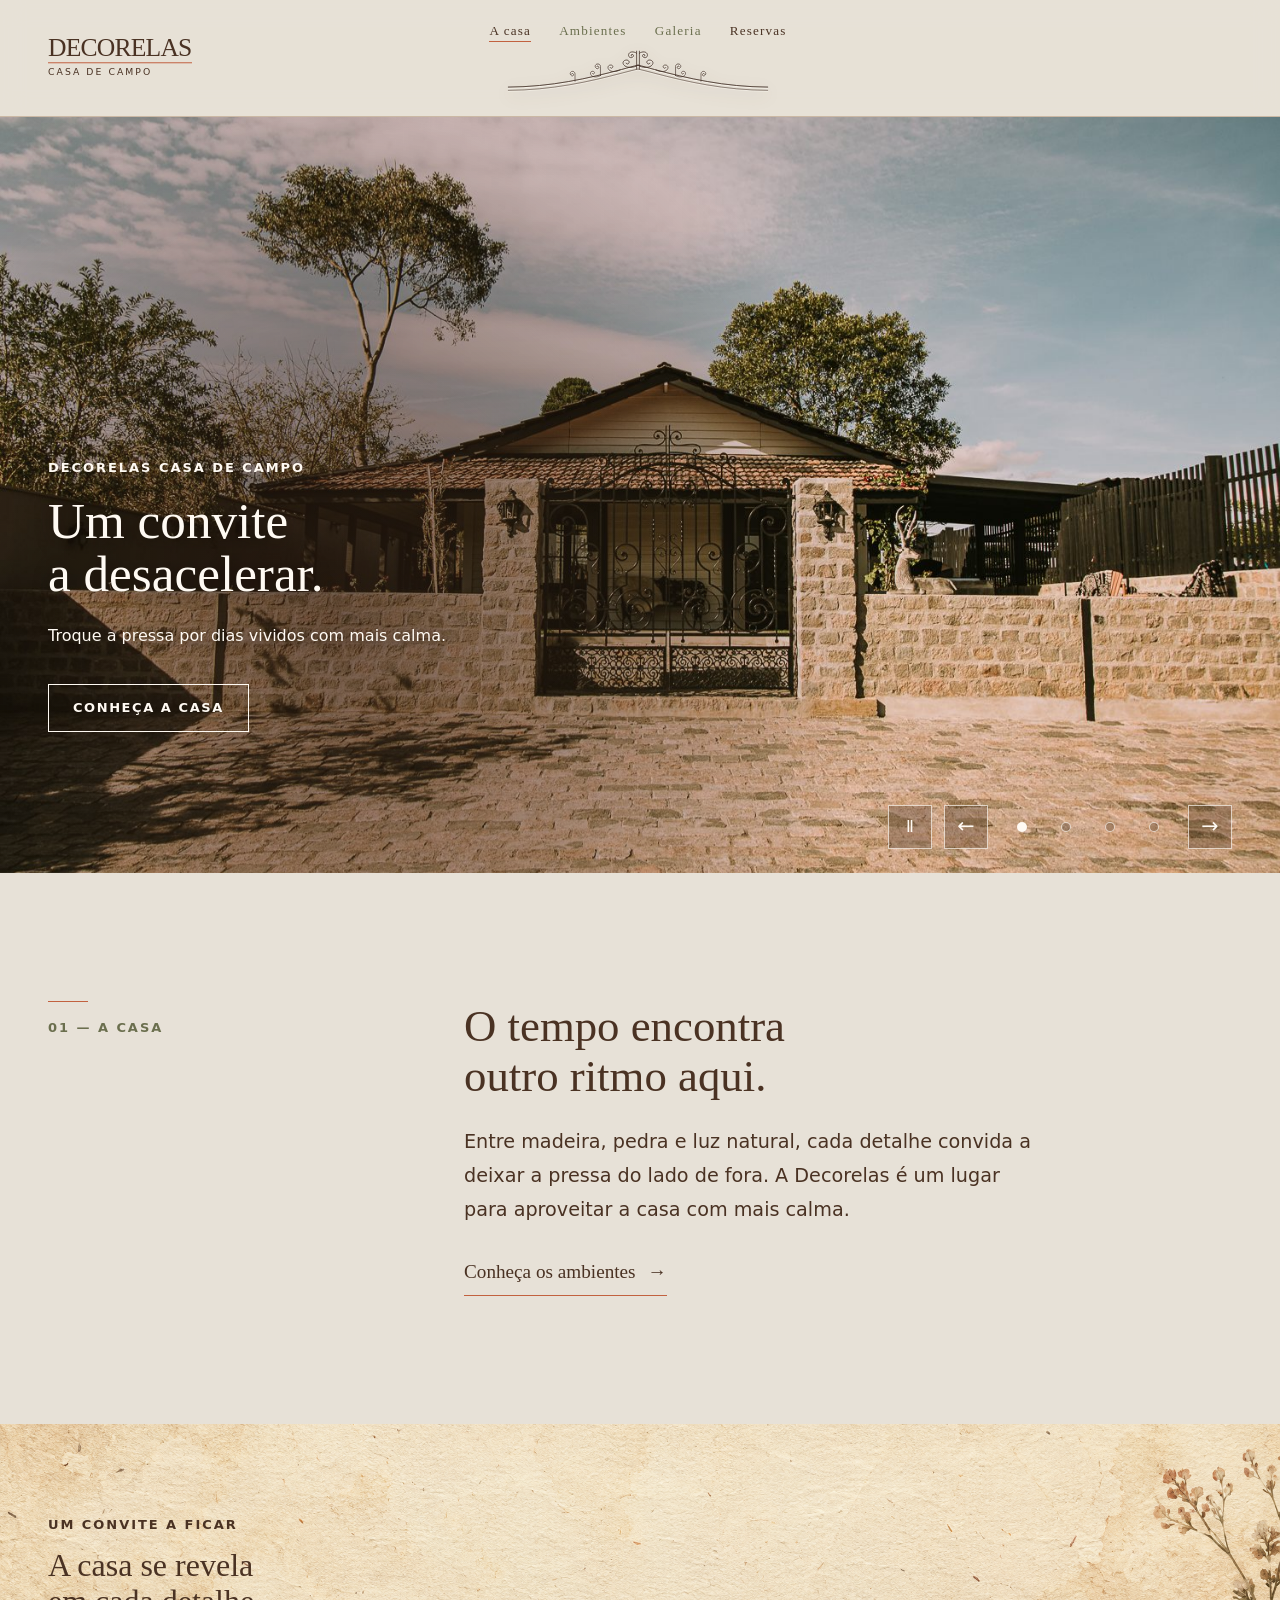
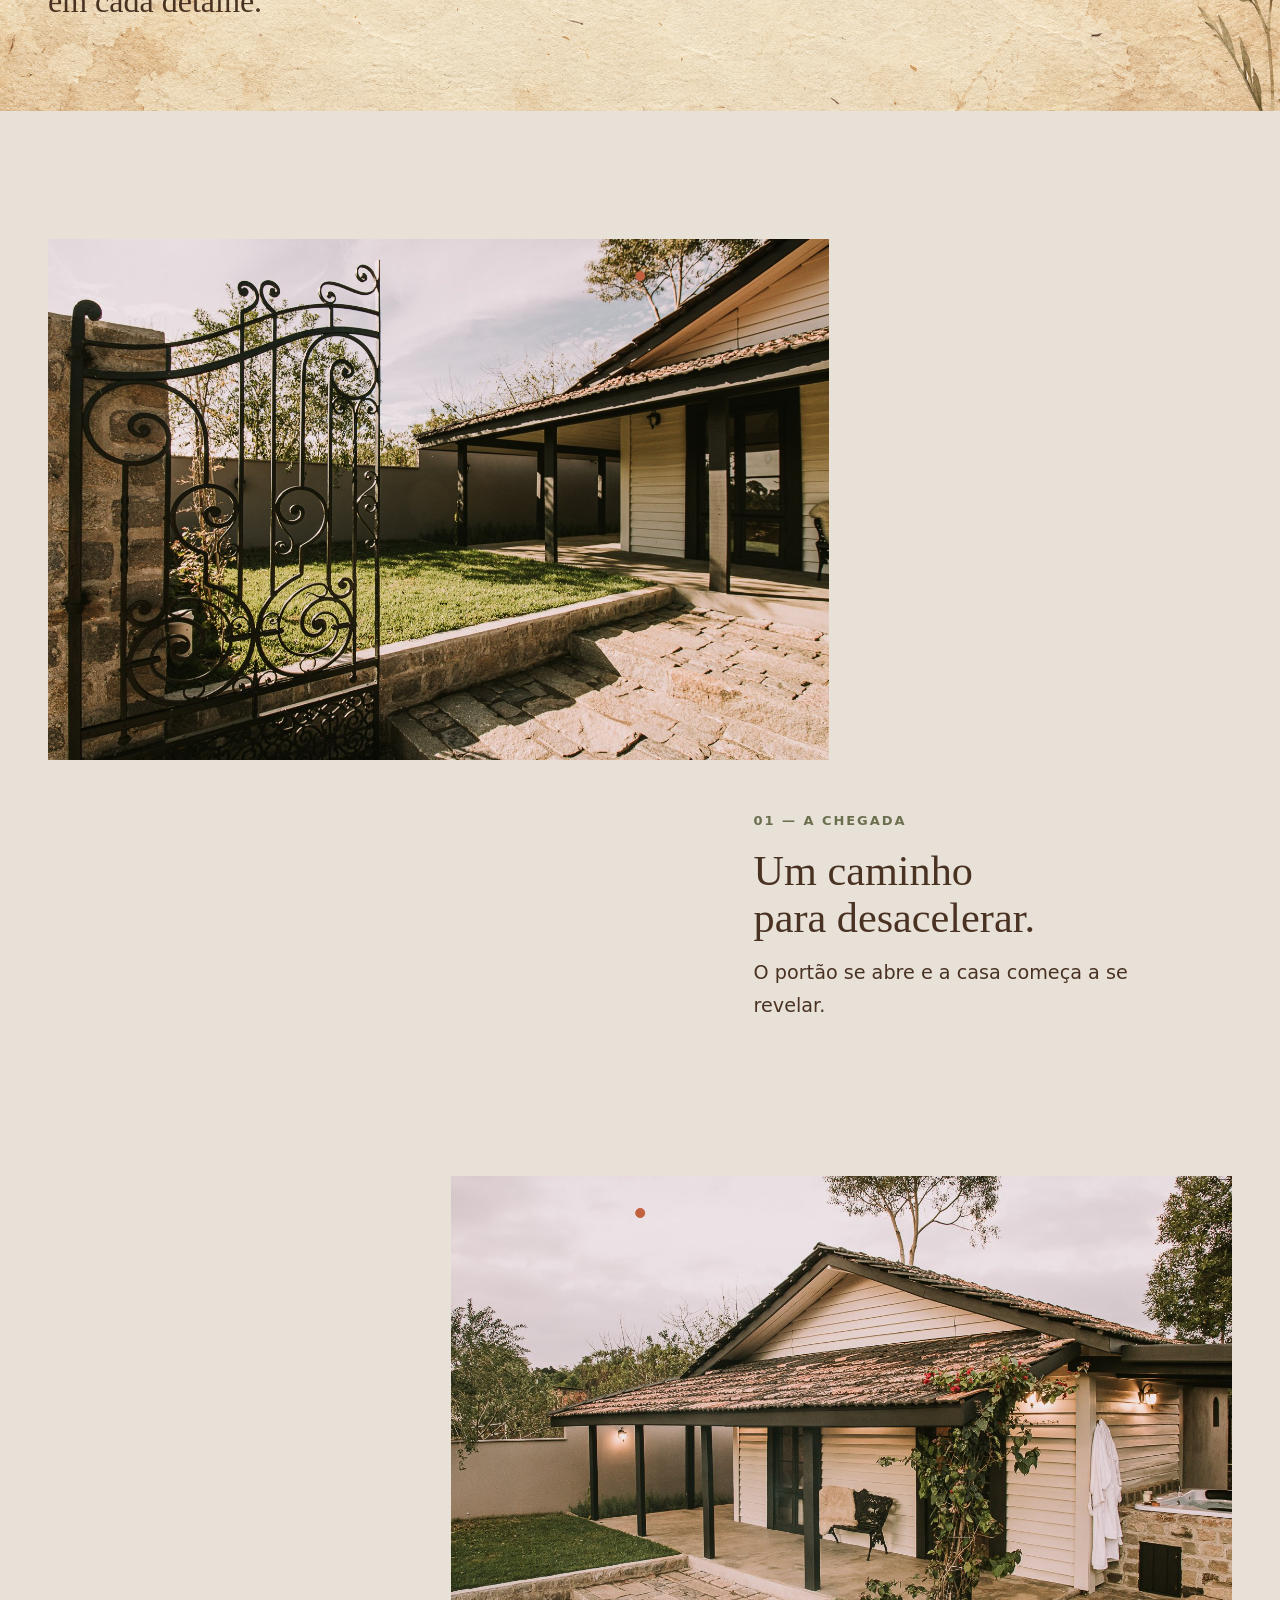
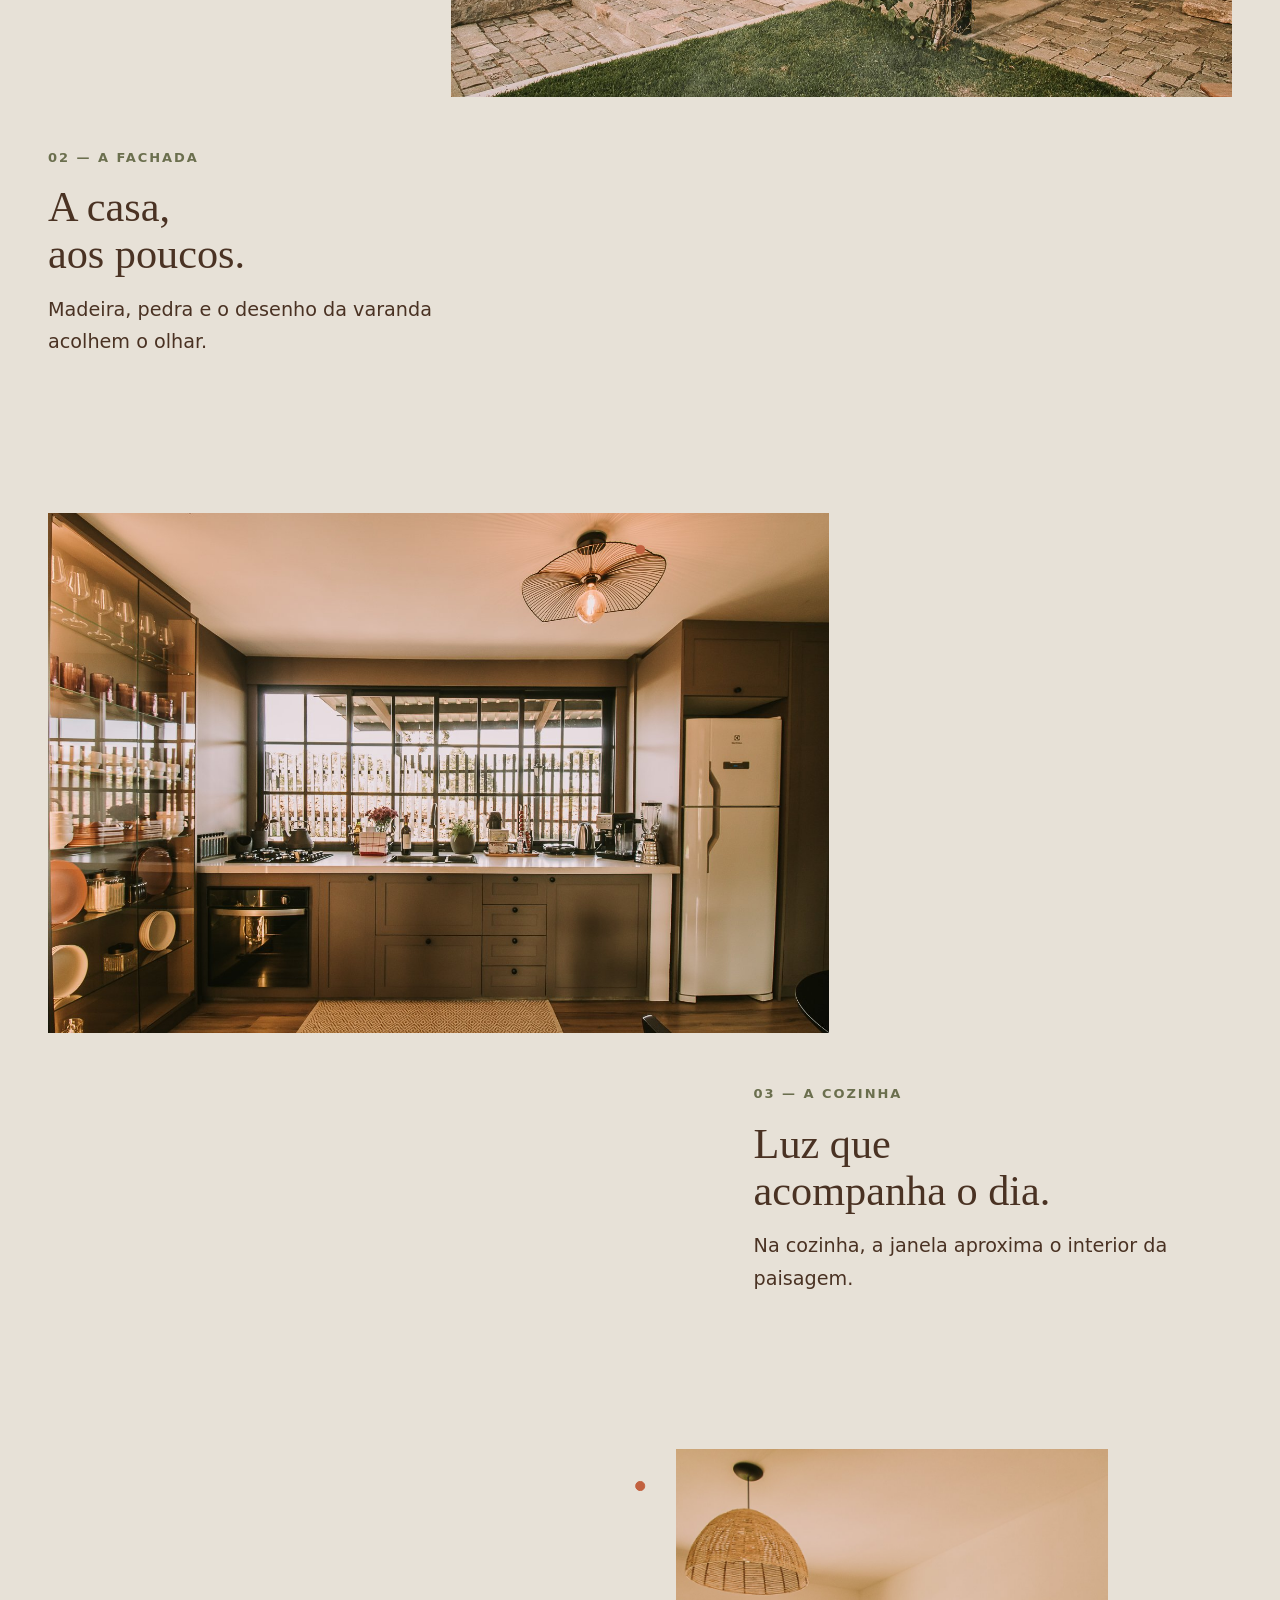
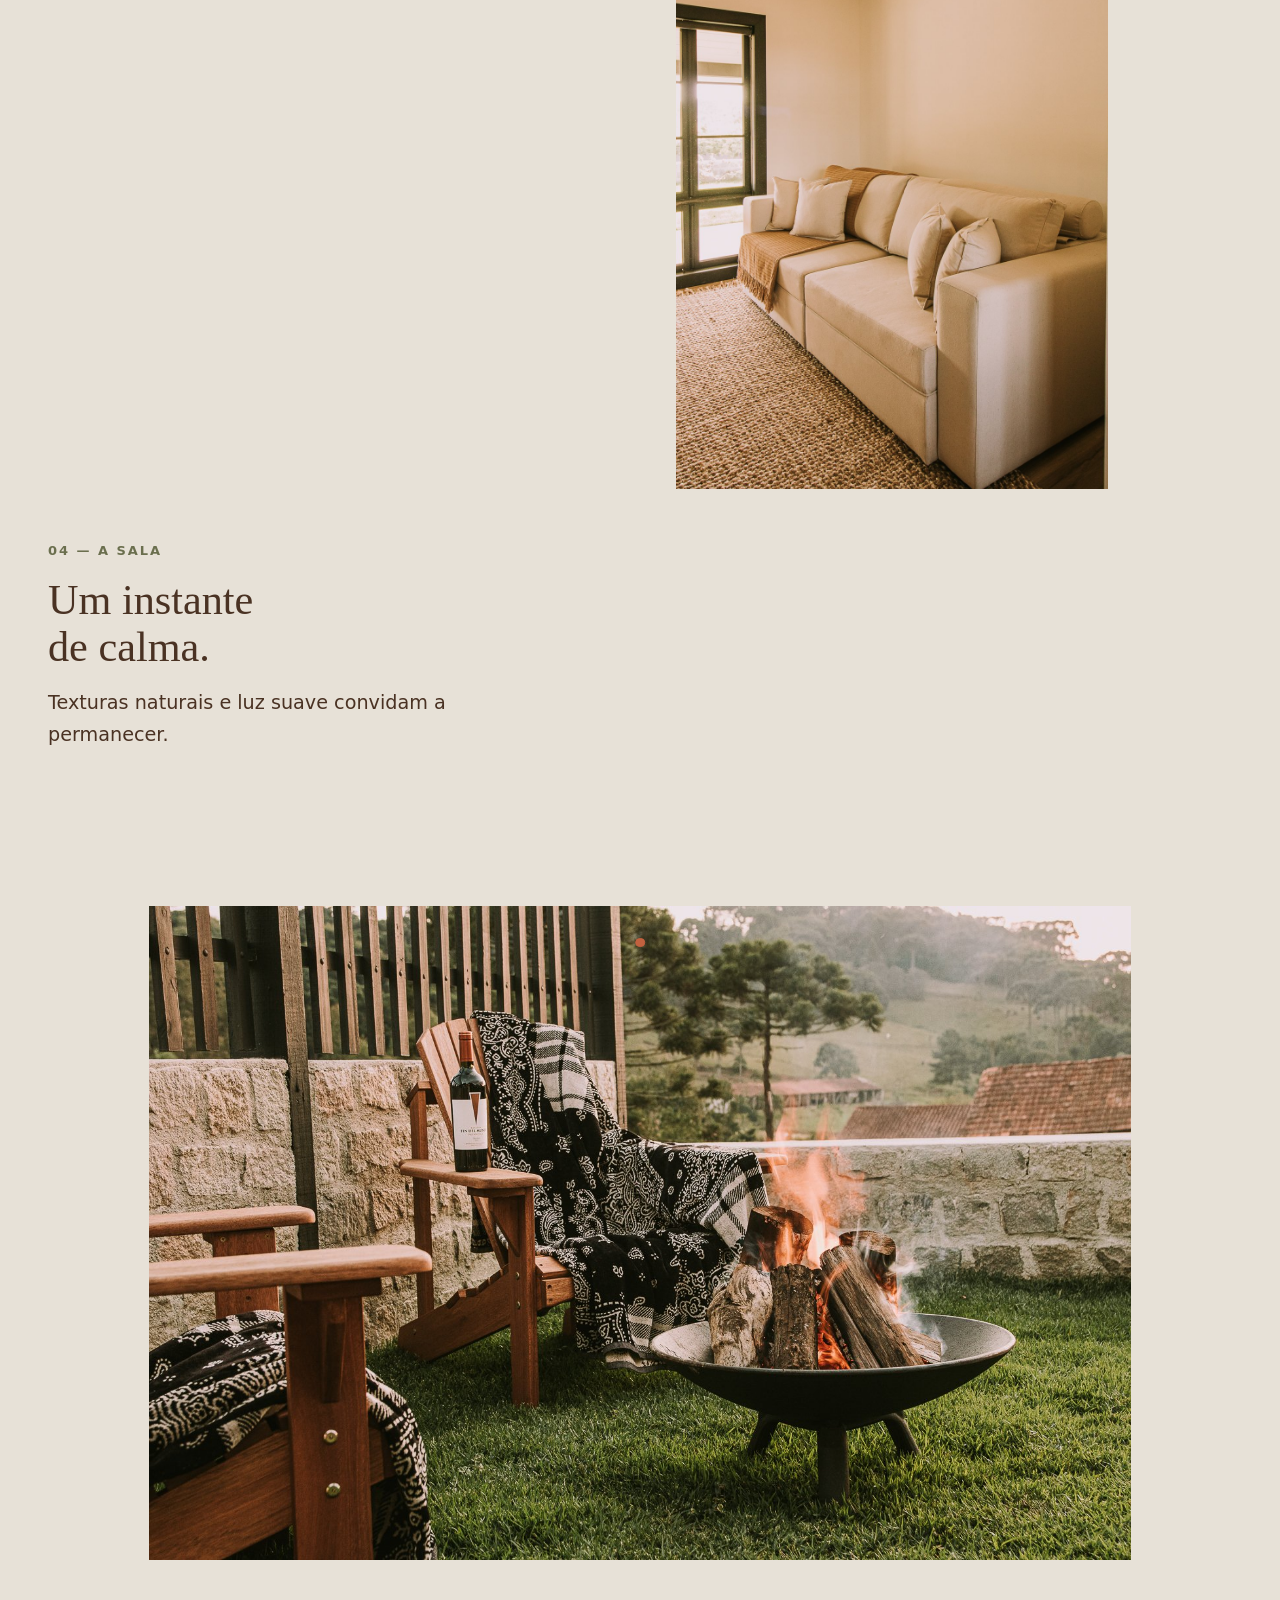
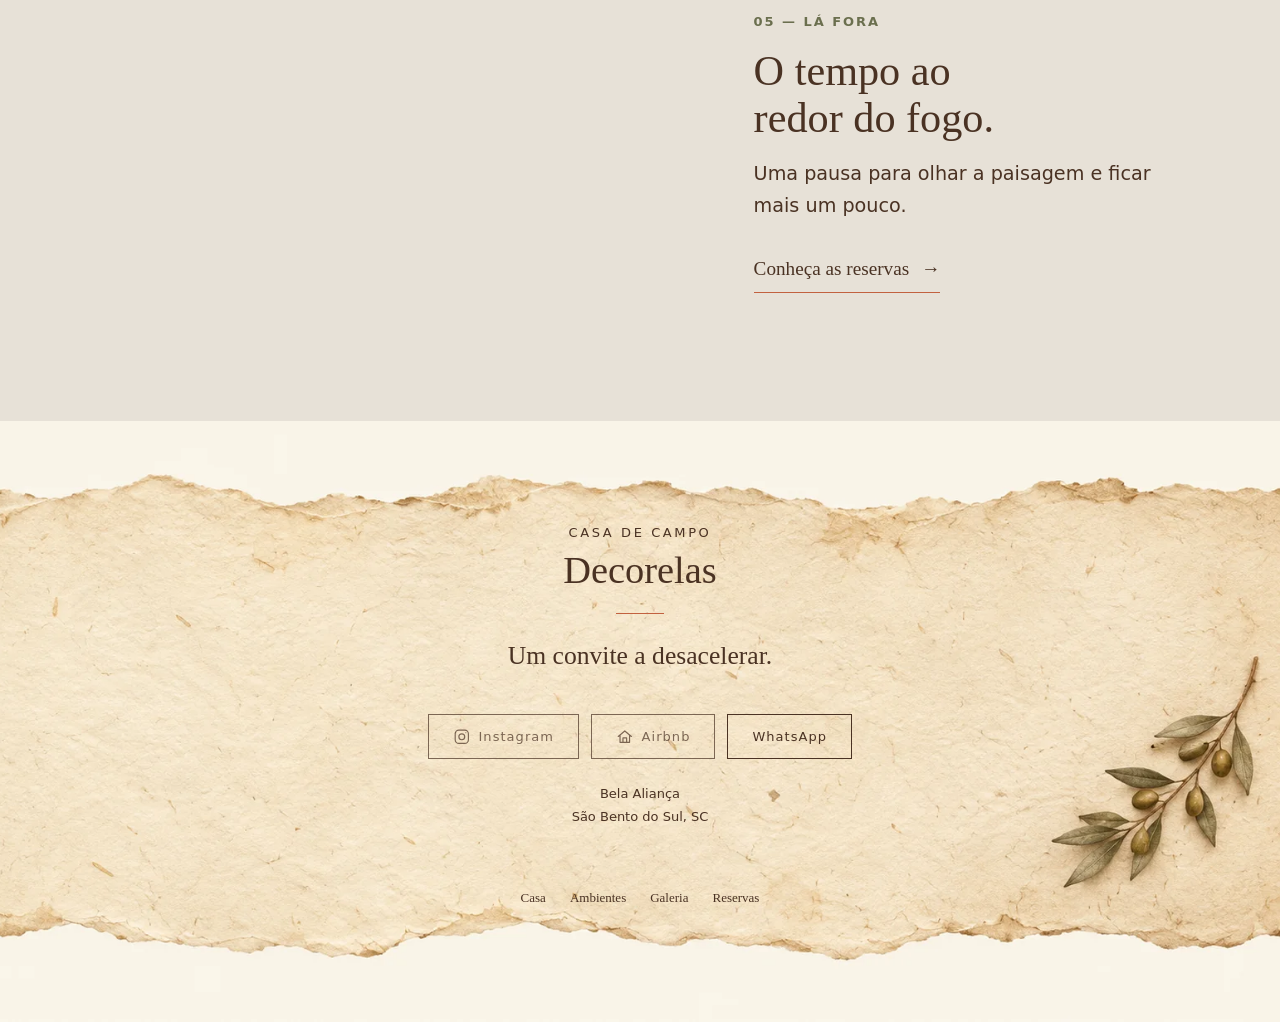
<file: index.html>
<!doctype html>
<html lang="pt-BR">
<head>
    <meta charset="utf-8">
    <meta name="viewport" content="width=device-width, initial-scale=1">
    <meta name="description" content="Decorelas Casa de Campo — uma apresentação visual da casa e de seus ambientes.">
    <title>Decorelas Casa de Campo</title>
    <link rel="stylesheet" href="assets/css/tokens.css">
    <link rel="stylesheet" href="assets/css/base.css">
    <link rel="stylesheet" href="assets/css/components.css">
    <link rel="stylesheet" href="assets/css/home.css">
    <script src="assets/js/main.js" defer></script>
    <script src="assets/js/menu.js" defer></script>
    <script src="assets/js/carousel.js" defer></script>
    <script src="assets/js/narrativa.js" defer></script>
</head>
<body>
    <a class="skip-link" href="#main-content">Pular para o conteúdo</a>
    <header class="site-header">
        <div class="container site-header__inner">
            <a class="site-brand" href="index.html" aria-label="Decorelas Casa de Campo — ir para o início">
                <span class="site-brand__name">Decorelas</span>
                <span class="site-brand__subtitle">Casa de Campo</span>
            </a>
            <nav class="site-nav" aria-label="Navegação principal">
                <ul class="site-nav__list">
                    <li><a class="site-nav__link" href="index.html" aria-current="page">A casa</a></li>
                    <li><a class="site-nav__link" href="ambientes.html">Ambientes</a></li>
                    <li><a class="site-nav__link" href="galeria.html">Galeria</a></li>
                    <li><a class="site-nav__cta" href="reservas.html">Reservas</a></li>
                </ul>
                <a class="header-ornament" href="index.html" aria-label="Decorelas Casa de Campo — ir para o início">
                    <img src="assets/img/brand/decorelas-portao-menu.svg" alt="" width="1200" height="220">
                </a>
            </nav>
            <button class="menu-button" type="button" aria-controls="mobile-menu" aria-expanded="false" aria-label="Abrir menu">
                <span class="menu-button__icon" aria-hidden="true"></span><span class="visually-hidden">Menu</span>
            </button>
        </div>
        <nav class="mobile-menu" id="mobile-menu" aria-label="Navegação móvel" hidden>
            <div class="container mobile-menu__inner"><ul class="mobile-menu__list">
                <li><a class="mobile-menu__link" href="index.html" aria-current="page">A casa</a></li><li><a class="mobile-menu__link" href="ambientes.html">Ambientes</a></li><li><a class="mobile-menu__link" href="galeria.html">Galeria</a></li><li><a class="mobile-menu__link" href="reservas.html">Reservas</a></li>
            </ul></div>
        </nav>
        <noscript>
            <style>.menu-button { display: none; } .hero-carousel__controls { display: none; }</style>
            <nav class="container no-js-nav" aria-label="Navega&#231;&#227;o principal"><a href="index.html">A casa</a><a href="ambientes.html">Ambientes</a><a href="galeria.html">Galeria</a><a href="reservas.html">Reservas</a></nav>
        </noscript>
    </header>
    <main id="main-content" tabindex="-1">
        <section class="hero" id="inicio" aria-labelledby="inicio-title">
            <div class="hero-carousel" role="region" aria-roledescription="carrossel" aria-label="Imagens de destaque da casa" tabindex="0">
                <div class="hero-carousel__slides">
                    <figure class="hero-carousel__slide is-active" id="hero-slide-1" aria-hidden="false" data-hero-title="Um convite a desacelerar." data-hero-description="Troque a pressa por dias vividos com mais calma." data-hero-link-label="Conheça a casa" data-hero-link-target="#casa">
                        <img src="assets/img/hero/hero-01.jpg" alt="Fachada frontal da casa com portão de ferro e muro de pedra" width="1500" height="1000" fetchpriority="high">
                    </figure>
                    <figure class="hero-carousel__slide" id="hero-slide-2" aria-hidden="true" data-hero-title="A chegada já muda o ritmo." data-hero-description="Deixe a rotina para trás e aproveite cada momento." data-hero-link-label="Explore os ambientes" data-hero-link-target="ambientes.html">
                        <img src="assets/img/hero/hero-02.jpg" alt="Varanda da casa com jardim, cobertura e cadeira de madeira" width="1500" height="1000" loading="lazy">
                    </figure>
                    <figure class="hero-carousel__slide" id="hero-slide-3" aria-hidden="true" data-hero-title="Quando o fogo acende, o tempo desacelera." data-hero-description="Um convite para ficar mais um pouco e apreciar o momento." data-hero-link-label="Ver a galeria" data-hero-link-target="galeria.html">
                        <img src="assets/img/hero/hero-03.jpg" alt="Área externa com poltronas de madeira, fogo aceso e banheira de hidromassagem" width="1500" height="1000" loading="lazy">
                    </figure>
                    <figure class="hero-carousel__slide" id="hero-slide-4" aria-hidden="true" data-hero-title="Sua pausa merece esse cenário." data-hero-description="Um momento para relaxar e aproveitar o tempo." data-hero-link-label="Consultar reservas" data-hero-link-target="reservas.html">
                        <img src="assets/img/hero/hero-04.jpg" alt="Área externa com poltronas de madeira, fogo aceso e muro de pedra" width="1500" height="1000" loading="lazy">
                    </figure>
                </div>
                <p class="visually-hidden" role="status" aria-live="polite" aria-atomic="true" data-carousel-status></p>
                <div class="hero-carousel__controls" aria-label="Controles do carrossel">
                    <button class="hero-carousel__button hero-carousel__toggle" type="button" data-carousel-toggle aria-label="Pausar apresentação automática" hidden>Ⅱ</button>
                    <button class="hero-carousel__button" type="button" data-carousel-previous aria-label="Imagem anterior">←</button>
                    <div class="hero-carousel__dots" role="group" aria-label="Escolher imagem de destaque">
                        <button class="is-active" type="button" aria-current="true" aria-controls="hero-slide-1" data-carousel-dot="0"><span class="visually-hidden">Ir para o slide 1</span></button>
                        <button type="button" aria-current="false" aria-controls="hero-slide-2" data-carousel-dot="1"><span class="visually-hidden">Ir para o slide 2</span></button>
                        <button type="button" aria-current="false" aria-controls="hero-slide-3" data-carousel-dot="2"><span class="visually-hidden">Ir para o slide 3</span></button>
                        <button type="button" aria-current="false" aria-controls="hero-slide-4" data-carousel-dot="3"><span class="visually-hidden">Ir para o slide 4</span></button>
                    </div>
                    <button class="hero-carousel__button" type="button" data-carousel-next aria-label="Próxima imagem">→</button>
                </div>
            </div>
            <div class="hero__veil"></div>
            <div class="container hero__content">
                <p class="eyebrow">Decorelas Casa de Campo</p>
                <h1 id="inicio-title" data-hero-title>Um convite a desacelerar.</h1>
                <p data-hero-description>Troque a pressa por dias vividos com mais calma.</p>
                <div class="hero__actions"><a class="button button--light" href="#casa" data-hero-link>Conheça a casa</a></div>
            </div>
        </section>

        <section class="intro section" id="casa" aria-labelledby="casa-title">
            <div class="container intro__grid"><p class="eyebrow intro__marker">01 — A CASA</p><div>
                <h2 id="casa-title">O tempo encontra outro ritmo aqui.</h2>
                <p class="intro__text">Entre madeira, pedra e luz natural, cada detalhe convida a deixar a pressa do lado de fora. A Decorelas é um lugar para aproveitar a casa com mais calma.</p>
                <a class="intro__link" href="ambientes.html">Conheça os ambientes <span aria-hidden="true">→</span></a>
                <!-- Localização, capacidade, comodidades e regras serão adicionadas após confirmação dos proprietários. -->
            </div></div>
        </section>

        <section class="home-divider" aria-labelledby="home-divider-title">
            <div class="container home-divider__content">
                <p class="home-divider__eyebrow">UM CONVITE A FICAR</p>
                <h2 class="home-divider__title" id="home-divider-title">A casa se revela em cada detalhe.</h2>
            </div>
        </section>

        <section class="story section" aria-labelledby="story-title">
            <div class="container story__inner">
                <h2 class="visually-hidden" id="story-title">Uma história da casa</h2>
                <span class="story__line" aria-hidden="true"></span>
                <article class="story__chapter" data-story-chapter>
                    <img class="story__image story__image--arrival" src="assets/img/narrativa/chegada.jpg" alt="Portão de ferro aberto diante do jardim e da varanda" width="1500" height="1000" loading="lazy" decoding="async">
                    <div class="story__copy"><p class="story__label">01 — A CHEGADA</p><h3>Um caminho para desacelerar.</h3><p>O portão se abre e a casa começa a se revelar.</p></div>
                </article>
                <article class="story__chapter story__chapter--reverse" data-story-chapter>
                    <img class="story__image story__image--facade" src="assets/img/narrativa/fachada.jpg" alt="Fachada da casa com varanda, telhado e trepadeira" width="1500" height="1000" loading="lazy" decoding="async">
                    <div class="story__copy"><p class="story__label">02 — A FACHADA</p><h3>A casa, aos poucos.</h3><p>Madeira, pedra e o desenho da varanda acolhem o olhar.</p></div>
                </article>
                <article class="story__chapter" data-story-chapter>
                    <img class="story__image story__image--kitchen" src="assets/img/narrativa/cozinha.jpg" alt="Cozinha com armários, bancada e ampla janela" width="1500" height="1000" loading="lazy" decoding="async">
                    <div class="story__copy"><p class="story__label">03 — A COZINHA</p><h3>Luz que acompanha o dia.</h3><p>Na cozinha, a janela aproxima o interior da paisagem.</p></div>
                </article>
                <article class="story__chapter story__chapter--reverse story__chapter--portrait" data-story-chapter>
                    <img class="story__image story__image--living" src="assets/img/narrativa/sala.jpg" alt="Sala com sofá claro, tapete de fibra e luminária" width="1000" height="1500" loading="lazy" decoding="async">
                    <div class="story__copy"><p class="story__label">04 — A SALA</p><h3>Um instante de calma.</h3><p>Texturas naturais e luz suave convidam a permanecer.</p></div>
                </article>
                <article class="story__chapter" data-story-chapter>
                    <img class="story__image story__image--outside" src="assets/img/narrativa/exterior.jpg" alt="Fogo aceso junto a cadeiras de madeira na área externa" width="1500" height="1000" loading="lazy" decoding="async">
                    <div class="story__copy"><p class="story__label">05 — LÁ FORA</p><h3>O tempo ao redor do fogo.</h3><p>Uma pausa para olhar a paisagem e ficar mais um pouco.</p><a class="story__link" href="reservas.html">Conheça as reservas <span aria-hidden="true">→</span></a></div>
                </article>
            </div>
        </section>

    </main>
    <footer class="home-footer">
        <div class="home-footer__body">
            <div class="container home-footer__inner">
                <div class="home-footer__brand"><p class="home-footer__subtitle">Casa de Campo</p><p class="home-footer__name">Decorelas</p></div>
                <p class="home-footer__message">Um convite a desacelerar.</p>
                <div class="home-footer__social" aria-label="Canais externos">
                    <button type="button" disabled><svg viewBox="0 0 24 24" fill="none" stroke="currentColor" stroke-width="1.6" aria-hidden="true"><rect x="3" y="3" width="18" height="18" rx="5"/><circle cx="12" cy="12" r="4"/><circle cx="17.5" cy="6.5" r=".8" fill="currentColor" stroke="none"/></svg>Instagram <span class="visually-hidden">— link ainda não disponível</span></button>
                    <button type="button" disabled><svg viewBox="0 0 24 24" fill="none" stroke="currentColor" stroke-width="1.6" stroke-linecap="round" stroke-linejoin="round" aria-hidden="true"><path d="M3 11.5 12 4l9 7.5M5.5 10v9.5h13V10M9.5 19.5v-6h5v6"/></svg>Airbnb <span class="visually-hidden">— link ainda não disponível</span></button>
                    <a href="https://wa.me/5547933844440" aria-label="Conversar pelo WhatsApp">WhatsApp</a>
                </div>
                <p class="home-footer__location">Bela Aliança<br>São Bento do Sul, SC</p>
                <nav aria-label="Navegação do rodapé">
                    <ul class="home-footer__nav">
                        <li><a href="index.html" aria-current="page">Casa</a></li>
                        <li><a href="ambientes.html">Ambientes</a></li>
                        <li><a href="galeria.html">Galeria</a></li>
                        <li><a href="reservas.html">Reservas</a></li>
                    </ul>
                </nav>
            </div>
        </div>
    </footer>
</body>
</html>
</file>
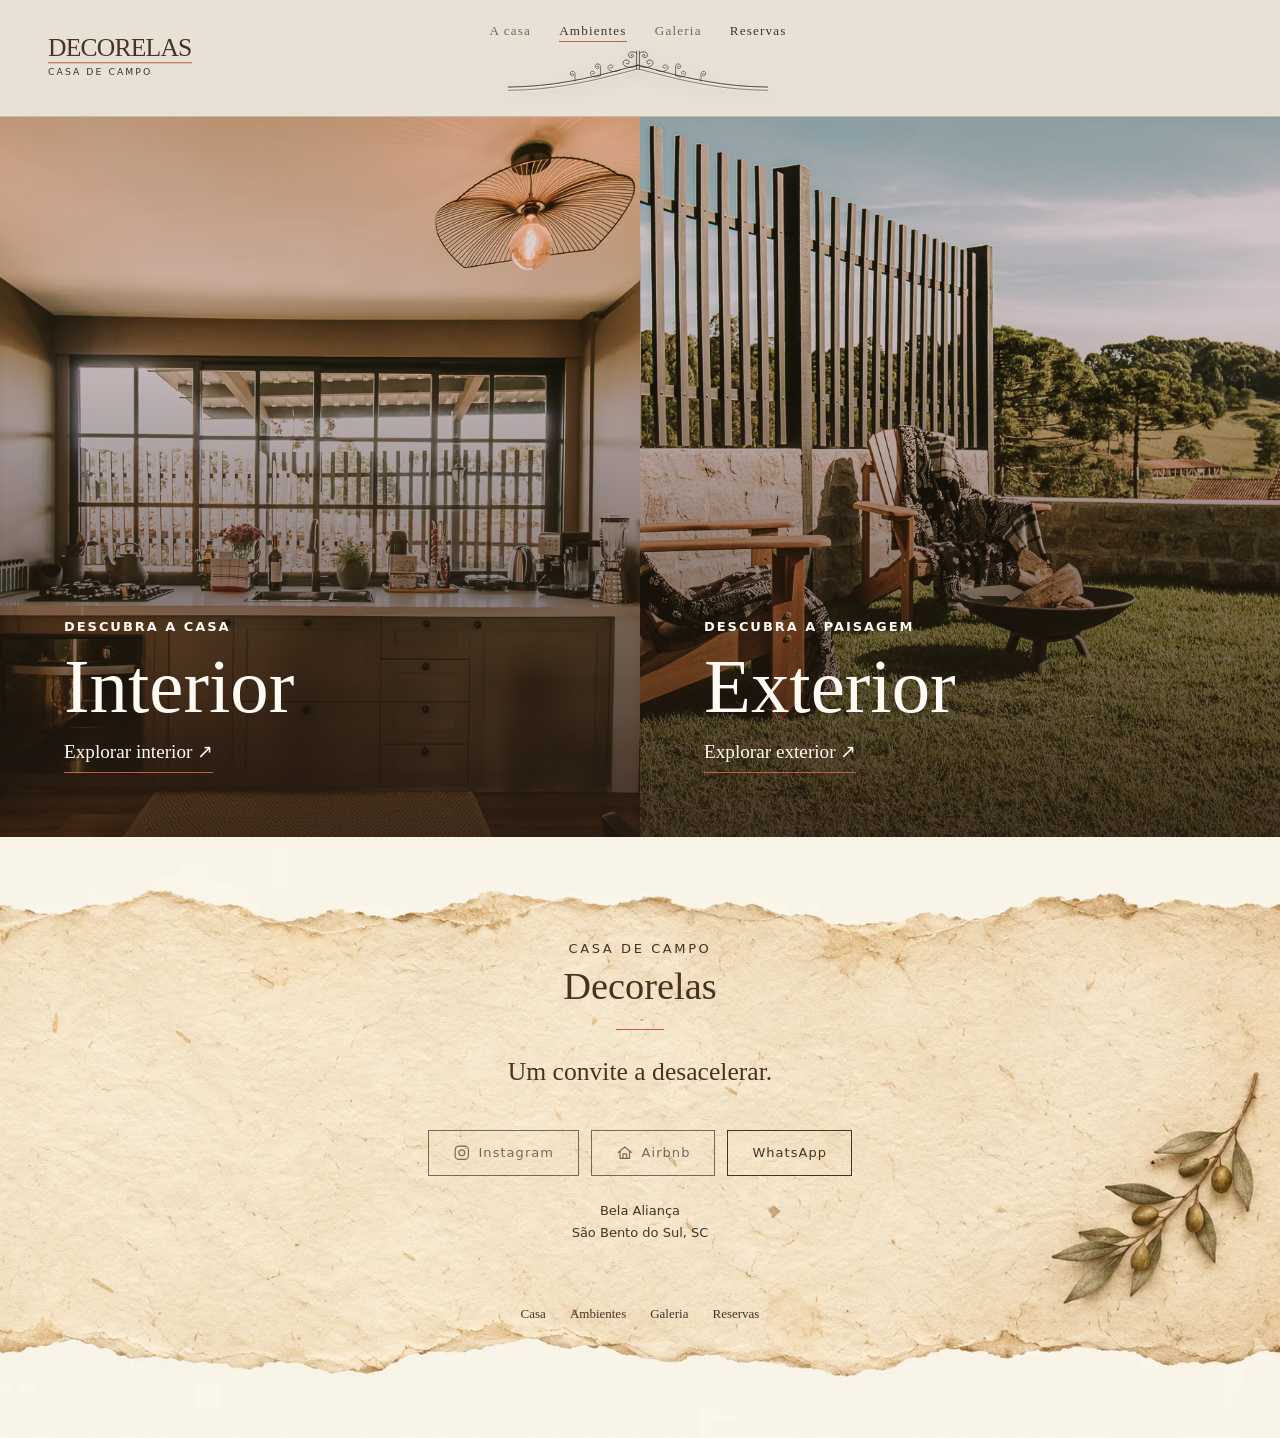
<file: ambientes.html>
<!doctype html>
<html lang="pt-BR">
<head>
    <meta charset="utf-8">
    <meta name="viewport" content="width=device-width, initial-scale=1">
    <meta name="description" content="Decorelas Casa de Campo — uma apresentação visual da casa e de seus ambientes.">
    <title>Ambientes | Decorelas Casa de Campo</title>
    <link rel="stylesheet" href="assets/css/tokens.css">
    <link rel="stylesheet" href="assets/css/base.css">
    <link rel="stylesheet" href="assets/css/components.css">
    <link rel="stylesheet" href="assets/css/home.css">
    <link rel="stylesheet" href="assets/css/ambientes.css">
    <script src="assets/js/main.js" defer></script>
    <script src="assets/js/menu.js" defer></script>
</head>
<body>
    <a class="skip-link" href="#main-content">Pular para o conteúdo</a>
    <header class="site-header">
        <div class="container site-header__inner">
            <a class="site-brand" href="index.html" aria-label="Decorelas Casa de Campo — ir para o início">
                <span class="site-brand__name">Decorelas</span>
                <span class="site-brand__subtitle">Casa de Campo</span>
            </a>
            <nav class="site-nav" aria-label="Navegação principal">
                <ul class="site-nav__list">
                    <li><a class="site-nav__link" href="index.html">A casa</a></li>
                    <li><a class="site-nav__link" href="ambientes.html" aria-current="page">Ambientes</a></li>
                    <li><a class="site-nav__link" href="galeria.html">Galeria</a></li>
                    <li><a class="site-nav__cta" href="reservas.html">Reservas</a></li>
                </ul>
                <a class="header-ornament" href="index.html" aria-label="Decorelas Casa de Campo — ir para o início">
                    <img src="assets/img/brand/decorelas-portao-menu.svg" alt="" width="1200" height="220">
                </a>
            </nav>
            <button class="menu-button" type="button" aria-controls="mobile-menu" aria-expanded="false" aria-label="Abrir menu">
                <span class="menu-button__icon" aria-hidden="true"></span><span class="visually-hidden">Menu</span>
            </button>
        </div>
        <nav class="mobile-menu" id="mobile-menu" aria-label="Navegação móvel" hidden>
            <div class="container mobile-menu__inner"><ul class="mobile-menu__list">
                <li><a class="mobile-menu__link" href="index.html">A casa</a></li><li><a class="mobile-menu__link" href="ambientes.html" aria-current="page">Ambientes</a></li><li><a class="mobile-menu__link" href="galeria.html">Galeria</a></li><li><a class="mobile-menu__link" href="reservas.html">Reservas</a></li>
            </ul></div>
        </nav>
        <noscript>
            <style>.menu-button { display: none; } .hero-carousel__controls { display: none; }</style>
            <nav class="container no-js-nav" aria-label="Navega&#231;&#227;o principal"><a href="index.html">A casa</a><a href="ambientes.html">Ambientes</a><a href="galeria.html">Galeria</a><a href="reservas.html">Reservas</a></nav>
        </noscript>
    </header>
    <main id="main-content" tabindex="-1" class="ambientes-choice">
        <h1 class="visually-hidden">Explore os ambientes</h1>
        <a class="ambientes-choice__panel" href="interior.html"><img src="assets/img/ambientes/interior-cozinha.webp" alt="" width="1500" height="1000" fetchpriority="high"><span class="ambientes-choice__content"><span class="ambientes-choice__eyebrow">Descubra a casa</span><span class="ambientes-choice__title">Interior</span><span class="ambientes-choice__action">Explorar interior <span aria-hidden="true">&#8599;</span></span></span></a>
        <a class="ambientes-choice__panel" href="exterior.html"><img src="assets/img/ambientes/exterior-jardim.webp" alt="" width="1500" height="1000" loading="lazy"><span class="ambientes-choice__content"><span class="ambientes-choice__eyebrow">Descubra a paisagem</span><span class="ambientes-choice__title">Exterior</span><span class="ambientes-choice__action">Explorar exterior <span aria-hidden="true">&#8599;</span></span></span></a>
    </main>
    <footer class="home-footer">
        <div class="home-footer__body">
            <div class="container home-footer__inner">
                <div class="home-footer__brand"><p class="home-footer__subtitle">Casa de Campo</p><p class="home-footer__name">Decorelas</p></div>
                <p class="home-footer__message">Um convite a desacelerar.</p>
                <div class="home-footer__social" aria-label="Canais externos">
                    <button type="button" disabled><svg viewBox="0 0 24 24" fill="none" stroke="currentColor" stroke-width="1.6" aria-hidden="true"><rect x="3" y="3" width="18" height="18" rx="5"/><circle cx="12" cy="12" r="4"/><circle cx="17.5" cy="6.5" r=".8" fill="currentColor" stroke="none"/></svg>Instagram <span class="visually-hidden">— link ainda não disponível</span></button>
                    <button type="button" disabled><svg viewBox="0 0 24 24" fill="none" stroke="currentColor" stroke-width="1.6" stroke-linecap="round" stroke-linejoin="round" aria-hidden="true"><path d="M3 11.5 12 4l9 7.5M5.5 10v9.5h13V10M9.5 19.5v-6h5v6"/></svg>Airbnb <span class="visually-hidden">— link ainda não disponível</span></button>
                    <a href="https://wa.me/5547933844440" aria-label="Conversar pelo WhatsApp">WhatsApp</a>
                </div>
                <p class="home-footer__location">Bela Aliança<br>São Bento do Sul, SC</p>
                <nav aria-label="Navegação do rodapé">
                    <ul class="home-footer__nav">
                        <li><a href="index.html">Casa</a></li>
                        <li><a href="ambientes.html" aria-current="page">Ambientes</a></li>
                        <li><a href="galeria.html">Galeria</a></li>
                        <li><a href="reservas.html">Reservas</a></li>
                    </ul>
                </nav>
            </div>
        </div>
    </footer>
</body>
</html>
</file>
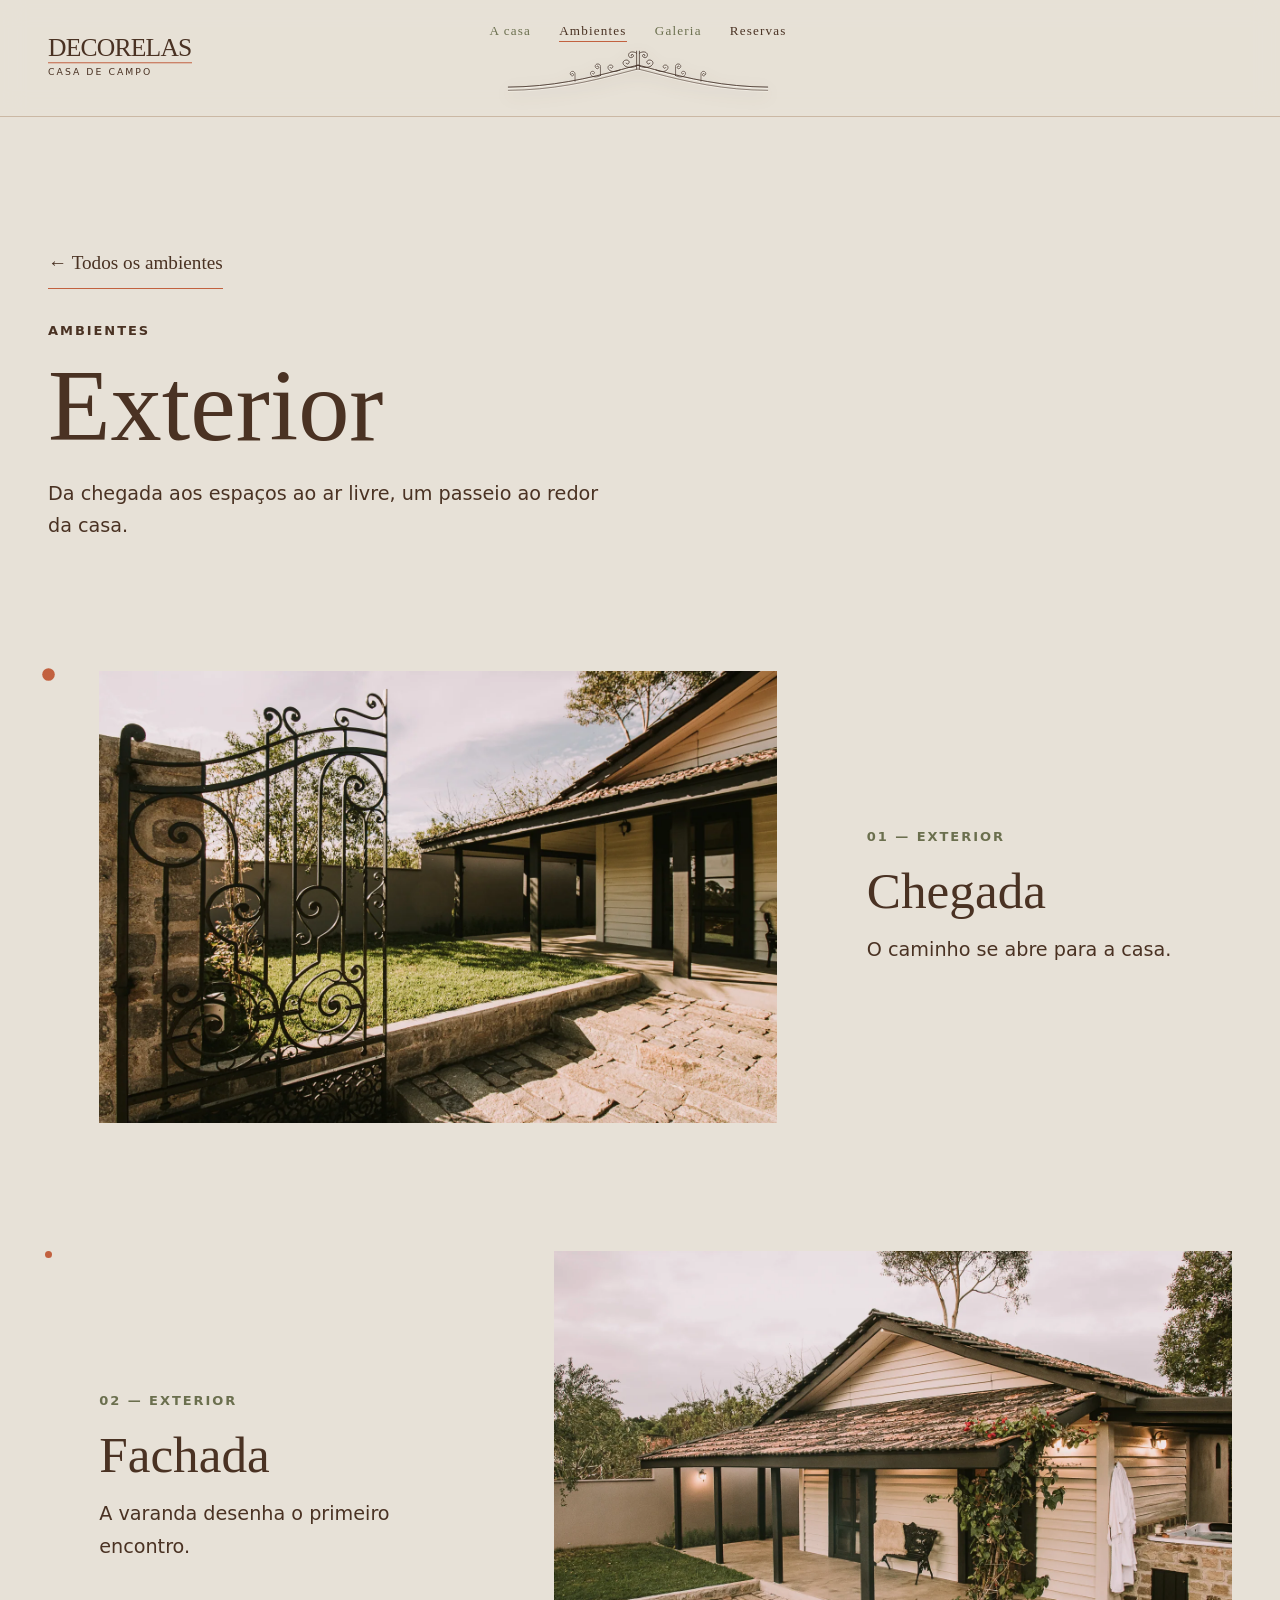
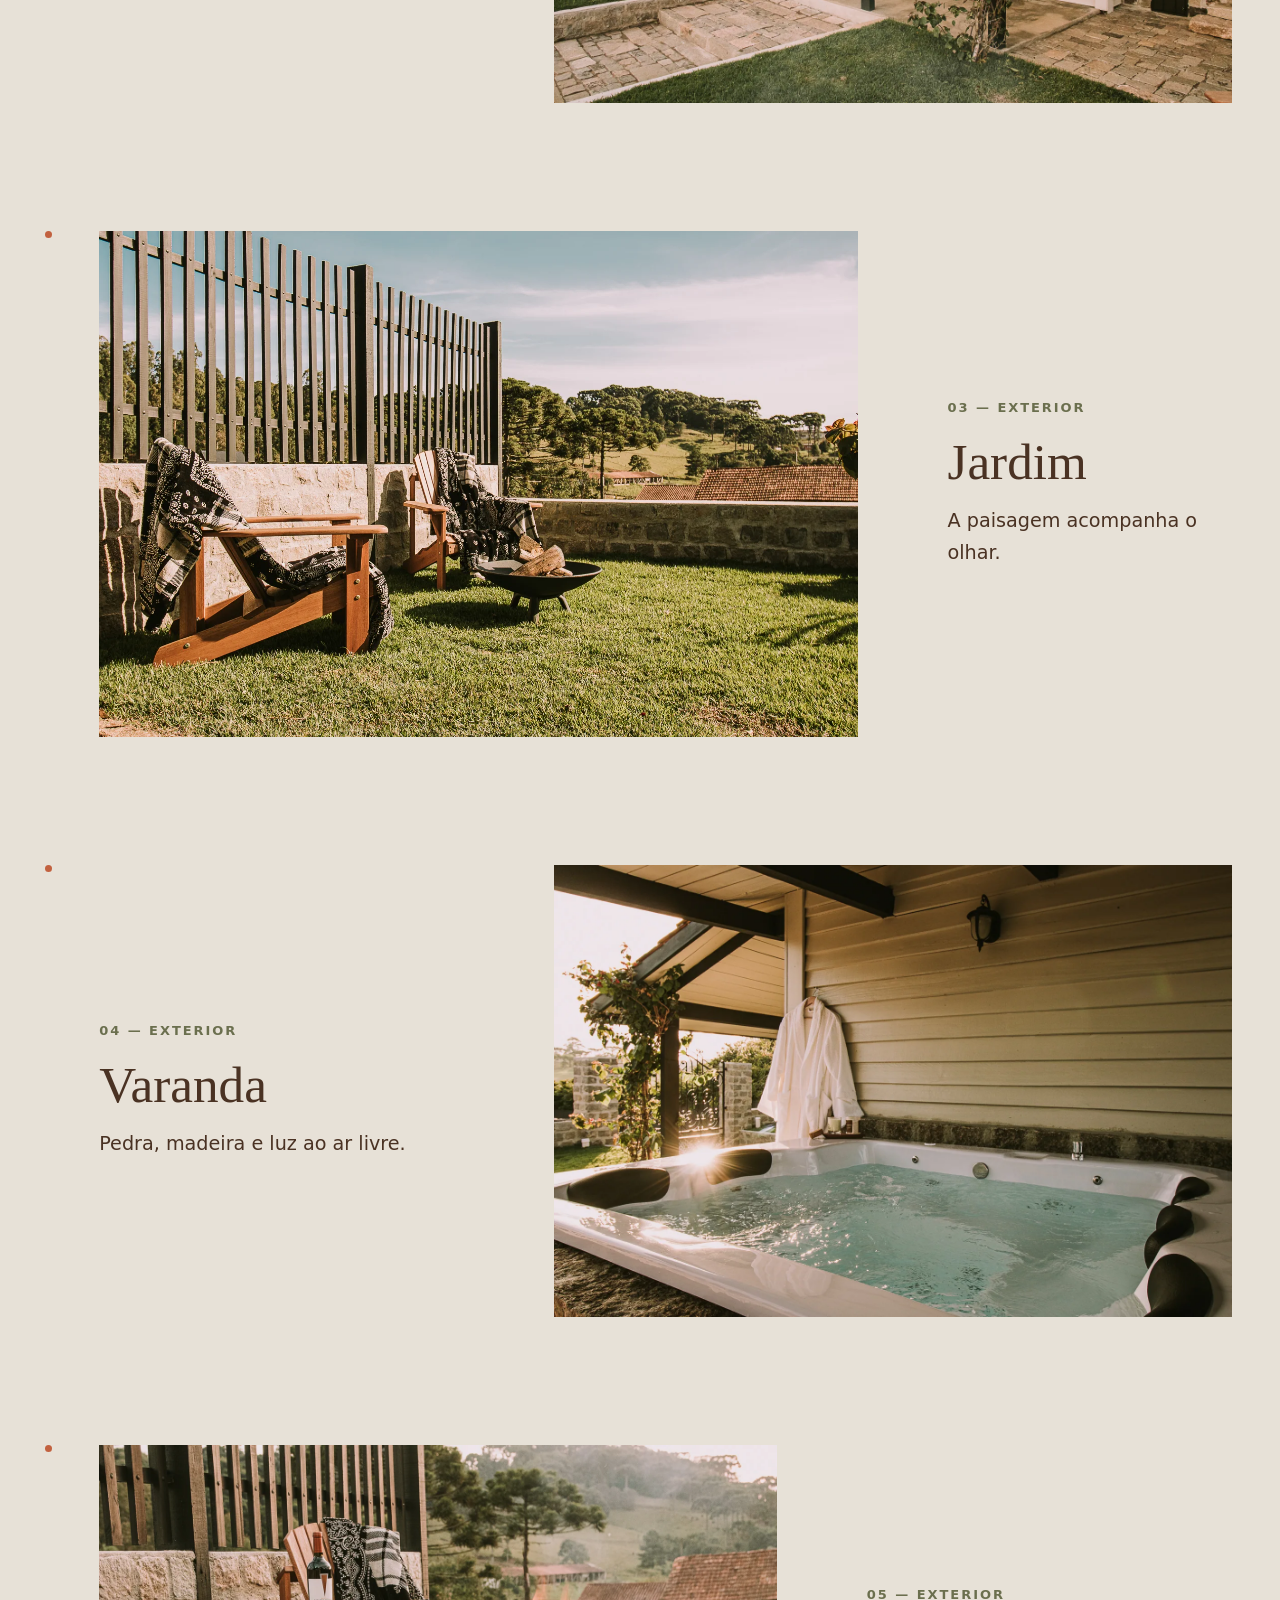
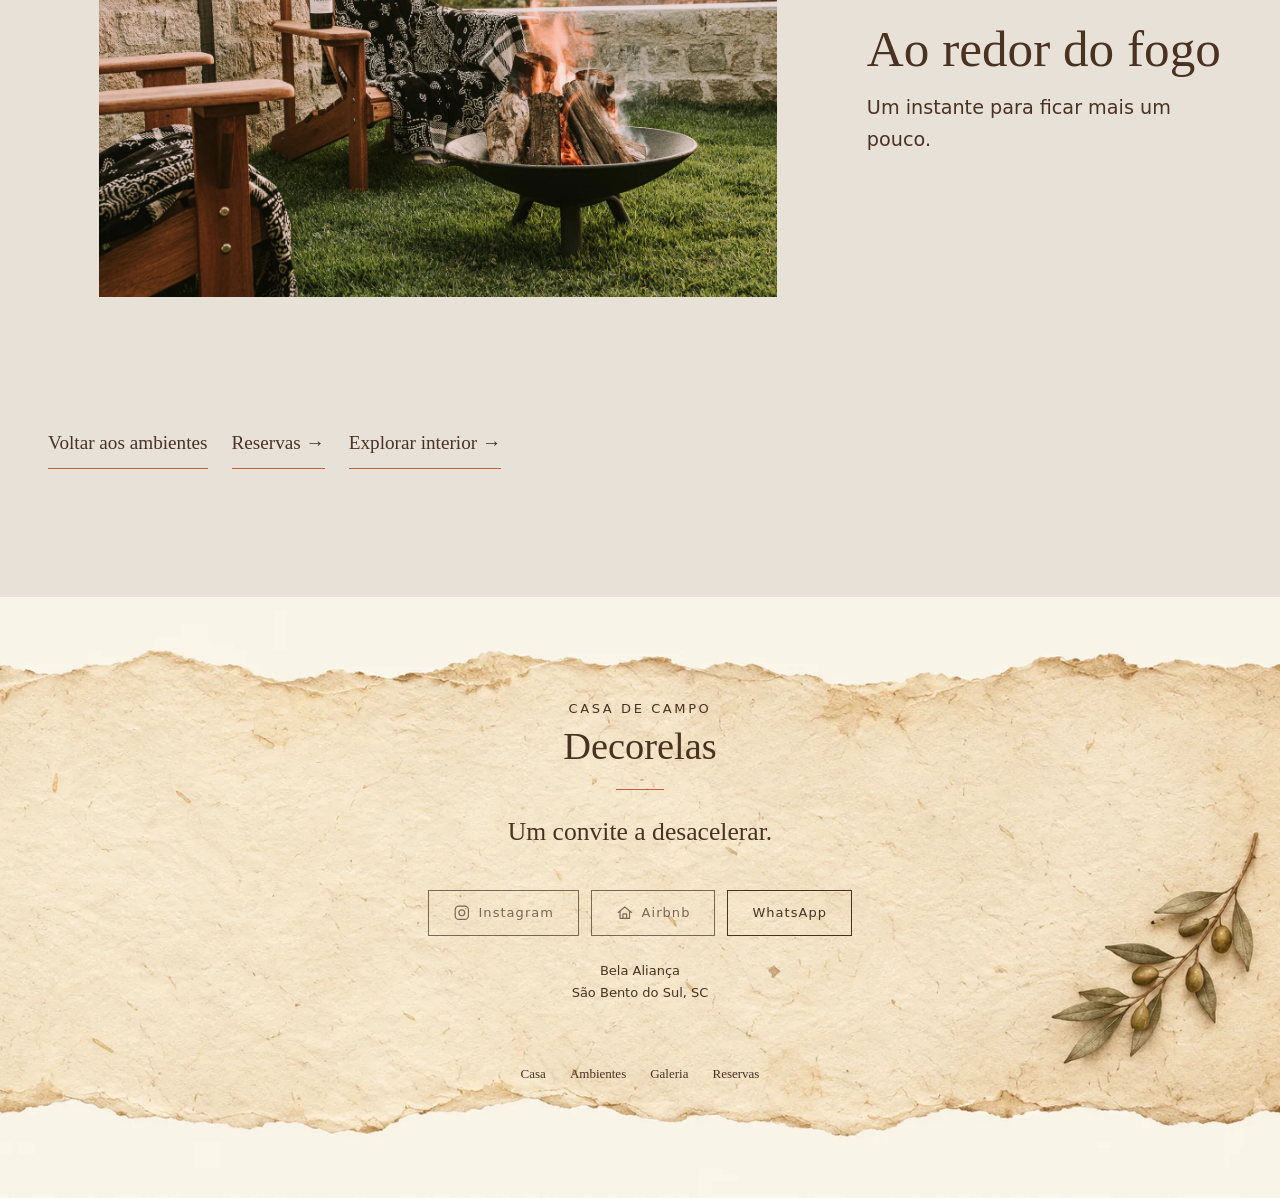
<file: exterior.html>
<!doctype html>
<html lang="pt-BR">
<head>
    <meta charset="utf-8">
    <meta name="viewport" content="width=device-width, initial-scale=1">
    <meta name="description" content="Decorelas Casa de Campo — uma apresentação visual da casa e de seus ambientes.">
    <title>Exterior | Decorelas Casa de Campo</title>
    <link rel="stylesheet" href="assets/css/tokens.css">
    <link rel="stylesheet" href="assets/css/base.css">
    <link rel="stylesheet" href="assets/css/components.css">
    <link rel="stylesheet" href="assets/css/home.css">
    <link rel="stylesheet" href="assets/css/ambientes.css">
    <script src="assets/js/main.js" defer></script>
    <script src="assets/js/menu.js" defer></script>
    <script src="assets/js/ambientes.js" defer></script>
</head>
<body>
    <a class="skip-link" href="#main-content">Pular para o conteúdo</a>
    <header class="site-header">
        <div class="container site-header__inner">
            <a class="site-brand" href="index.html" aria-label="Decorelas Casa de Campo — ir para o início">
                <span class="site-brand__name">Decorelas</span>
                <span class="site-brand__subtitle">Casa de Campo</span>
            </a>
            <nav class="site-nav" aria-label="Navegação principal">
                <ul class="site-nav__list">
                    <li><a class="site-nav__link" href="index.html">A casa</a></li>
                    <li><a class="site-nav__link" href="ambientes.html" aria-current="location">Ambientes</a></li>
                    <li><a class="site-nav__link" href="galeria.html">Galeria</a></li>
                    <li><a class="site-nav__cta" href="reservas.html">Reservas</a></li>
                </ul>
                <a class="header-ornament" href="index.html" aria-label="Decorelas Casa de Campo — ir para o início">
                    <img src="assets/img/brand/decorelas-portao-menu.svg" alt="" width="1200" height="220">
                </a>
            </nav>
            <button class="menu-button" type="button" aria-controls="mobile-menu" aria-expanded="false" aria-label="Abrir menu">
                <span class="menu-button__icon" aria-hidden="true"></span><span class="visually-hidden">Menu</span>
            </button>
        </div>
        <nav class="mobile-menu" id="mobile-menu" aria-label="Navegação móvel" hidden>
            <div class="container mobile-menu__inner"><ul class="mobile-menu__list">
                <li><a class="mobile-menu__link" href="index.html">A casa</a></li><li><a class="mobile-menu__link" href="ambientes.html" aria-current="location">Ambientes</a></li><li><a class="mobile-menu__link" href="galeria.html">Galeria</a></li><li><a class="mobile-menu__link" href="reservas.html">Reservas</a></li>
            </ul></div>
        </nav>
        <noscript>
            <style>.menu-button { display: none; } .hero-carousel__controls { display: none; }</style>
            <nav class="container no-js-nav" aria-label="Navega&#231;&#227;o principal"><a href="index.html">A casa</a><a href="ambientes.html">Ambientes</a><a href="galeria.html">Galeria</a><a href="reservas.html">Reservas</a></nav>
        </noscript>
    </header>
    <main id="main-content" tabindex="-1"><header class="visit__header container"><a href="ambientes.html" class="visit__back">&#8592; Todos os ambientes</a><p class="eyebrow">Ambientes</p><h1>Exterior</h1><p class="visit__intro">Da chegada aos espaços ao ar livre, um passeio ao redor da casa.</p></header><div class="visit__chapters container"><span class="visit__line" aria-hidden="true"></span><section class="visit__chapter" data-visit-chapter aria-labelledby="exterior-entrada"><img src="assets/img/ambientes/exterior-entrada.webp" alt="Portão de ferro aberto diante da varanda." width="1500" height="1000" loading="lazy" decoding="async"><div class="visit__copy"><p class="visit__label">01 &#8212; Exterior</p><h2 id="exterior-entrada">Chegada</h2><p>O caminho se abre para a casa.</p></div></section><section class="visit__chapter" data-visit-chapter aria-labelledby="exterior-fachada"><img src="assets/img/ambientes/exterior-fachada.webp" alt="Fachada com varanda, telhado e trepadeira." width="1500" height="1000" loading="lazy" decoding="async"><div class="visit__copy"><p class="visit__label">02 &#8212; Exterior</p><h2 id="exterior-fachada">Fachada</h2><p>A varanda desenha o primeiro encontro.</p></div></section><section class="visit__chapter" data-visit-chapter aria-labelledby="exterior-jardim"><img src="assets/img/ambientes/exterior-jardim.webp" alt="Cadeiras de madeira no jardim, diante da paisagem." width="1500" height="1000" loading="lazy" decoding="async"><div class="visit__copy"><p class="visit__label">03 &#8212; Exterior</p><h2 id="exterior-jardim">Jardim</h2><p>A paisagem acompanha o olhar.</p></div></section><section class="visit__chapter" data-visit-chapter aria-labelledby="exterior-varanda"><img src="assets/img/ambientes/exterior-varanda.webp" alt="Banheira junto à parede de madeira sob a varanda." width="1500" height="1000" loading="lazy" decoding="async"><div class="visit__copy"><p class="visit__label">04 &#8212; Exterior</p><h2 id="exterior-varanda">Varanda</h2><p>Pedra, madeira e luz ao ar livre.</p></div></section><section class="visit__chapter" data-visit-chapter aria-labelledby="exterior-fogo"><img src="assets/img/ambientes/exterior-fogo.webp" alt="Fogo aceso ao lado de cadeiras de madeira." width="1500" height="1000" loading="lazy" decoding="async"><div class="visit__copy"><p class="visit__label">05 &#8212; Exterior</p><h2 id="exterior-fogo">Ao redor do fogo</h2><p>Um instante para ficar mais um pouco.</p></div></section></div><div class="container visit__next"><a href="ambientes.html">Voltar aos ambientes</a><a href="reservas.html">Reservas &#8594;</a><a href="interior.html">Explorar interior &#8594;</a></div></main>
    <footer class="home-footer">
        <div class="home-footer__body">
            <div class="container home-footer__inner">
                <div class="home-footer__brand"><p class="home-footer__subtitle">Casa de Campo</p><p class="home-footer__name">Decorelas</p></div>
                <p class="home-footer__message">Um convite a desacelerar.</p>
                <div class="home-footer__social" aria-label="Canais externos">
                    <button type="button" disabled><svg viewBox="0 0 24 24" fill="none" stroke="currentColor" stroke-width="1.6" aria-hidden="true"><rect x="3" y="3" width="18" height="18" rx="5"/><circle cx="12" cy="12" r="4"/><circle cx="17.5" cy="6.5" r=".8" fill="currentColor" stroke="none"/></svg>Instagram <span class="visually-hidden">— link ainda não disponível</span></button>
                    <button type="button" disabled><svg viewBox="0 0 24 24" fill="none" stroke="currentColor" stroke-width="1.6" stroke-linecap="round" stroke-linejoin="round" aria-hidden="true"><path d="M3 11.5 12 4l9 7.5M5.5 10v9.5h13V10M9.5 19.5v-6h5v6"/></svg>Airbnb <span class="visually-hidden">— link ainda não disponível</span></button>
                    <a href="https://wa.me/5547933844440" aria-label="Conversar pelo WhatsApp">WhatsApp</a>
                </div>
                <p class="home-footer__location">Bela Aliança<br>São Bento do Sul, SC</p>
                <nav aria-label="Navegação do rodapé">
                    <ul class="home-footer__nav">
                        <li><a href="index.html">Casa</a></li>
                        <li><a href="ambientes.html" aria-current="location">Ambientes</a></li>
                        <li><a href="galeria.html">Galeria</a></li>
                        <li><a href="reservas.html">Reservas</a></li>
                    </ul>
                </nav>
            </div>
        </div>
    </footer>
</body>
</html>
</file>
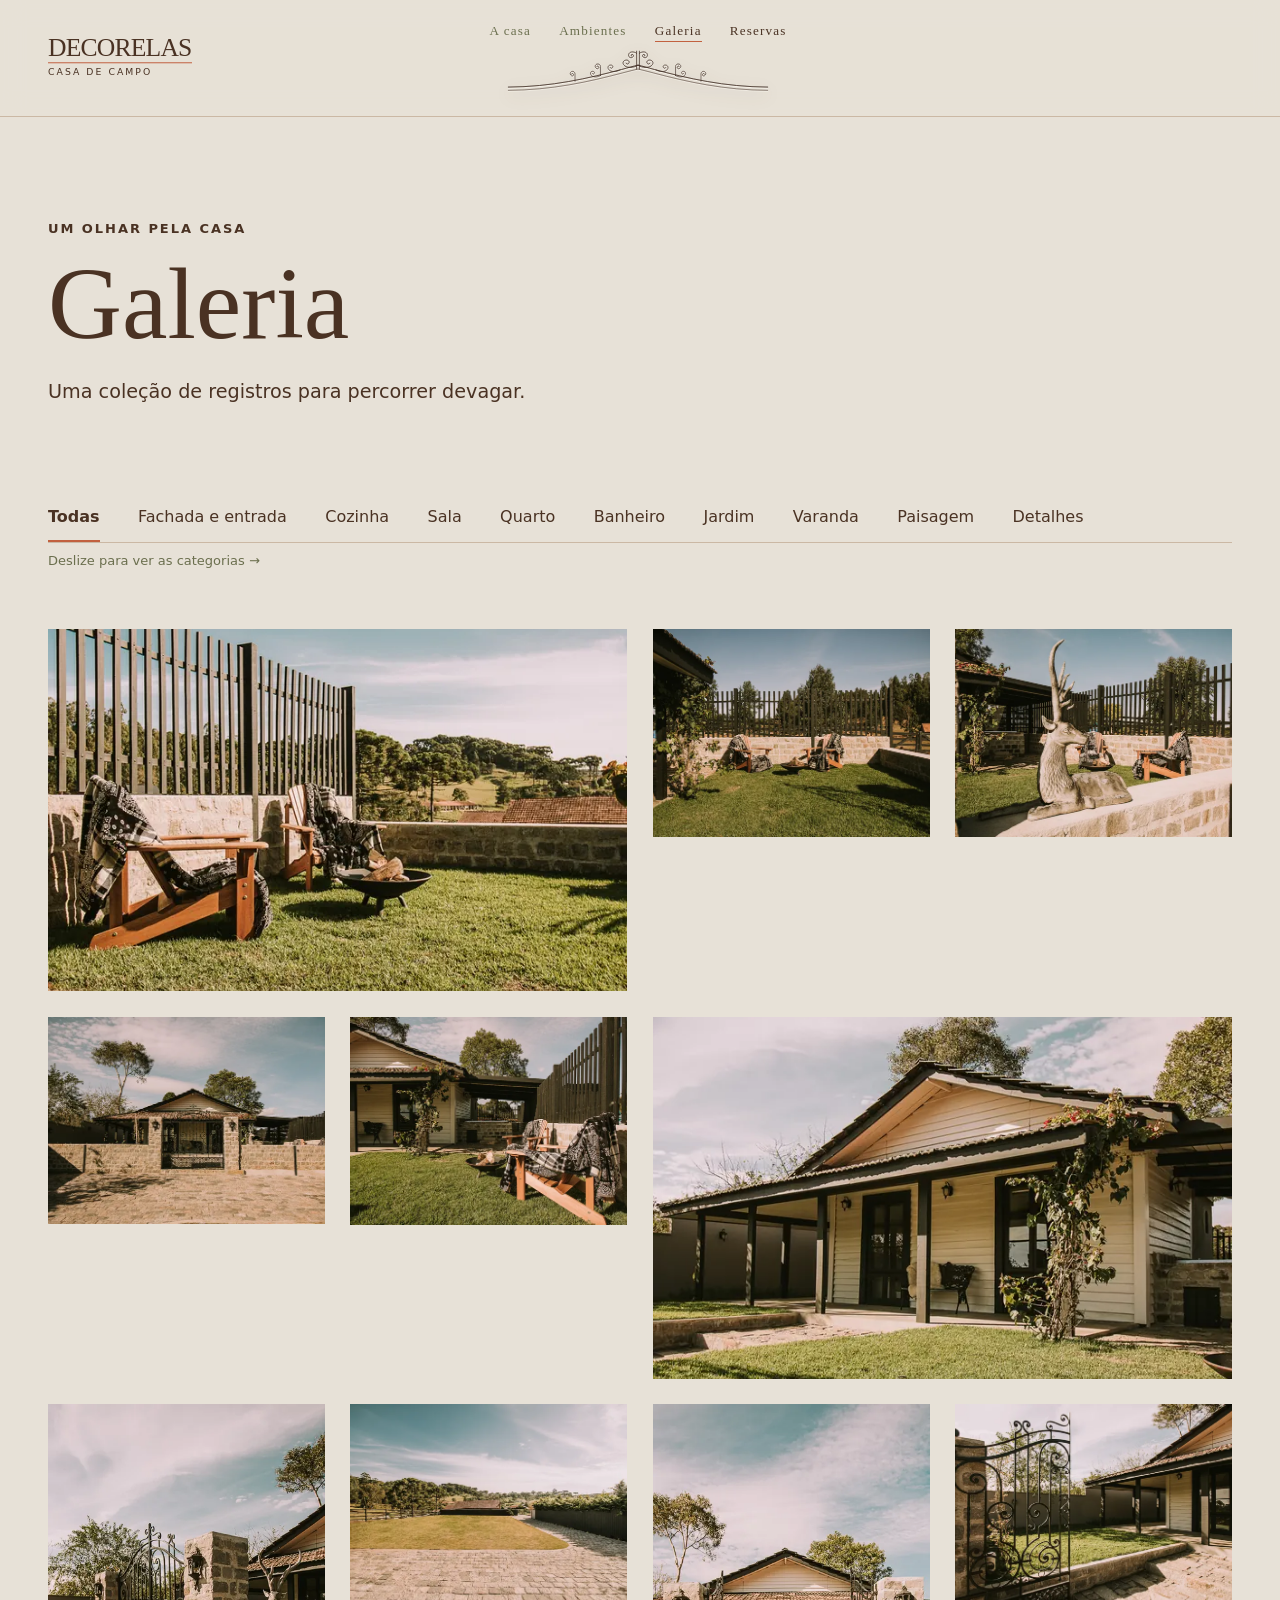
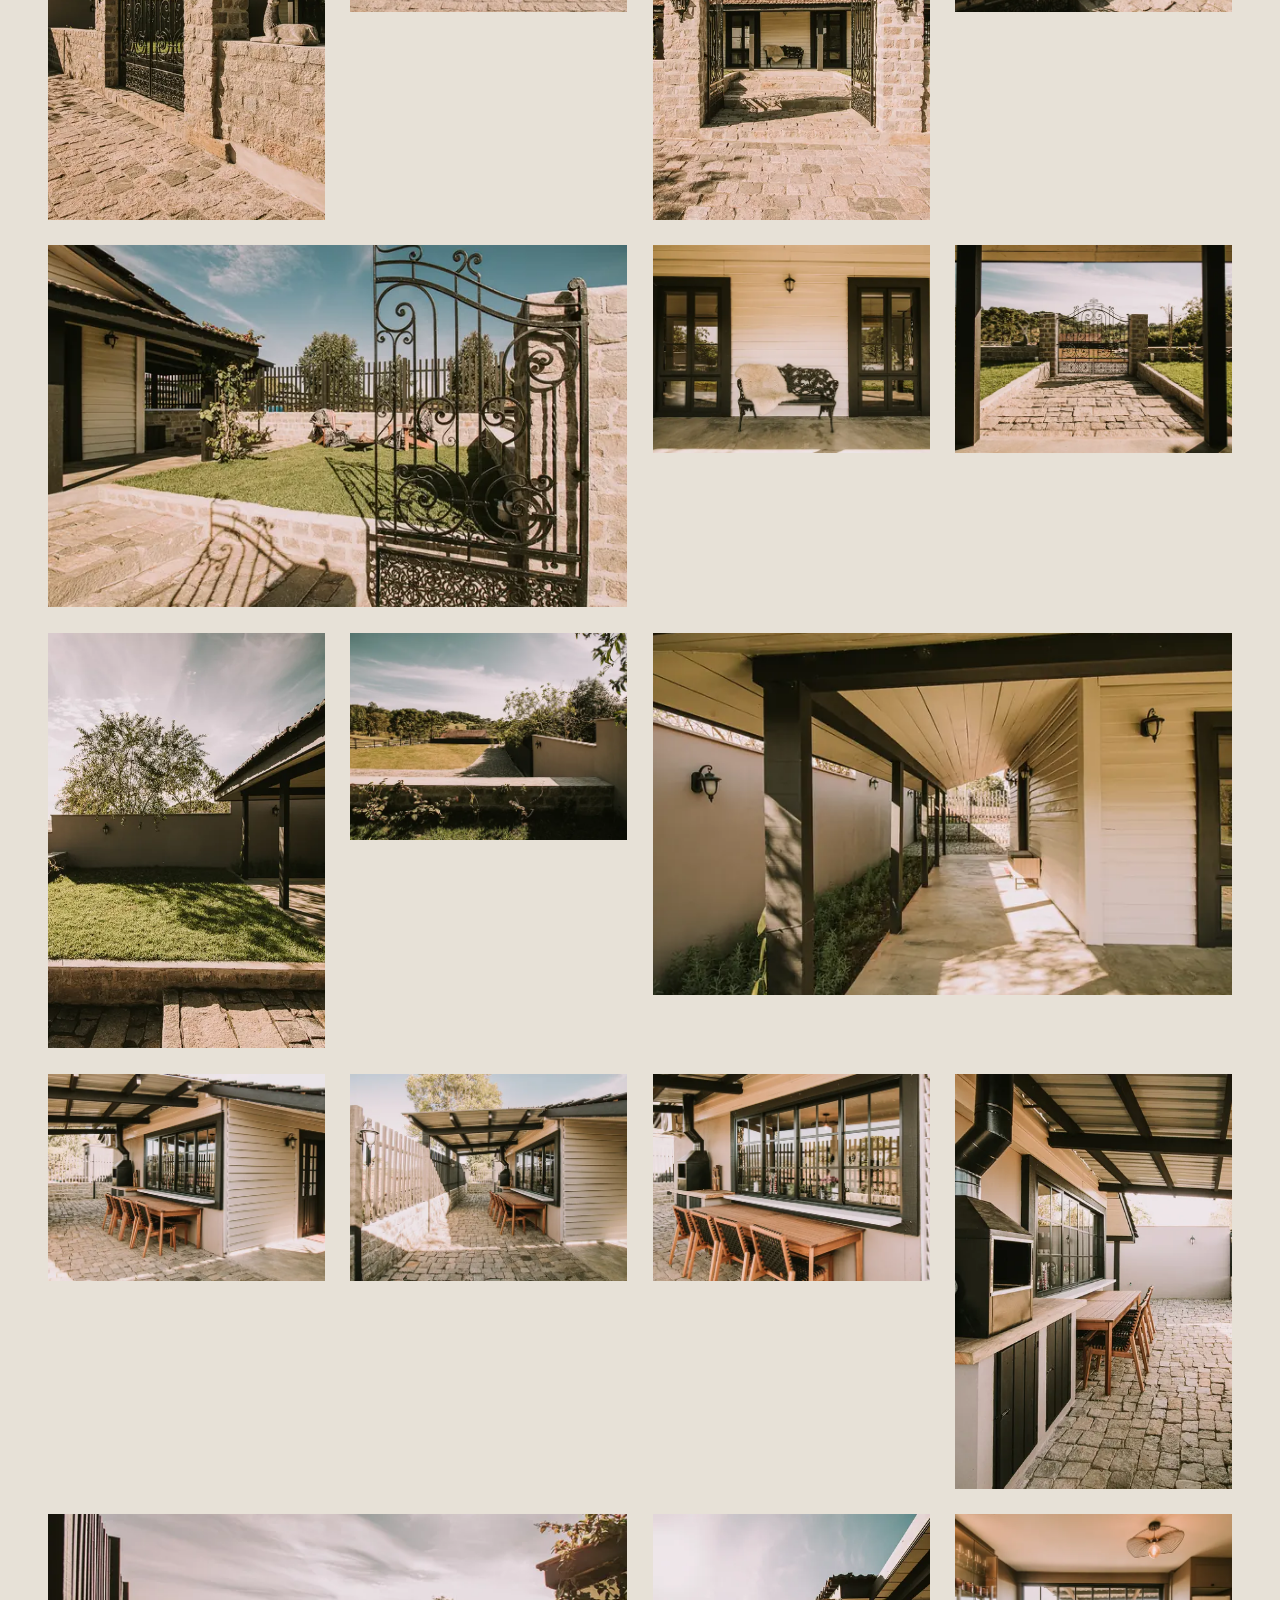
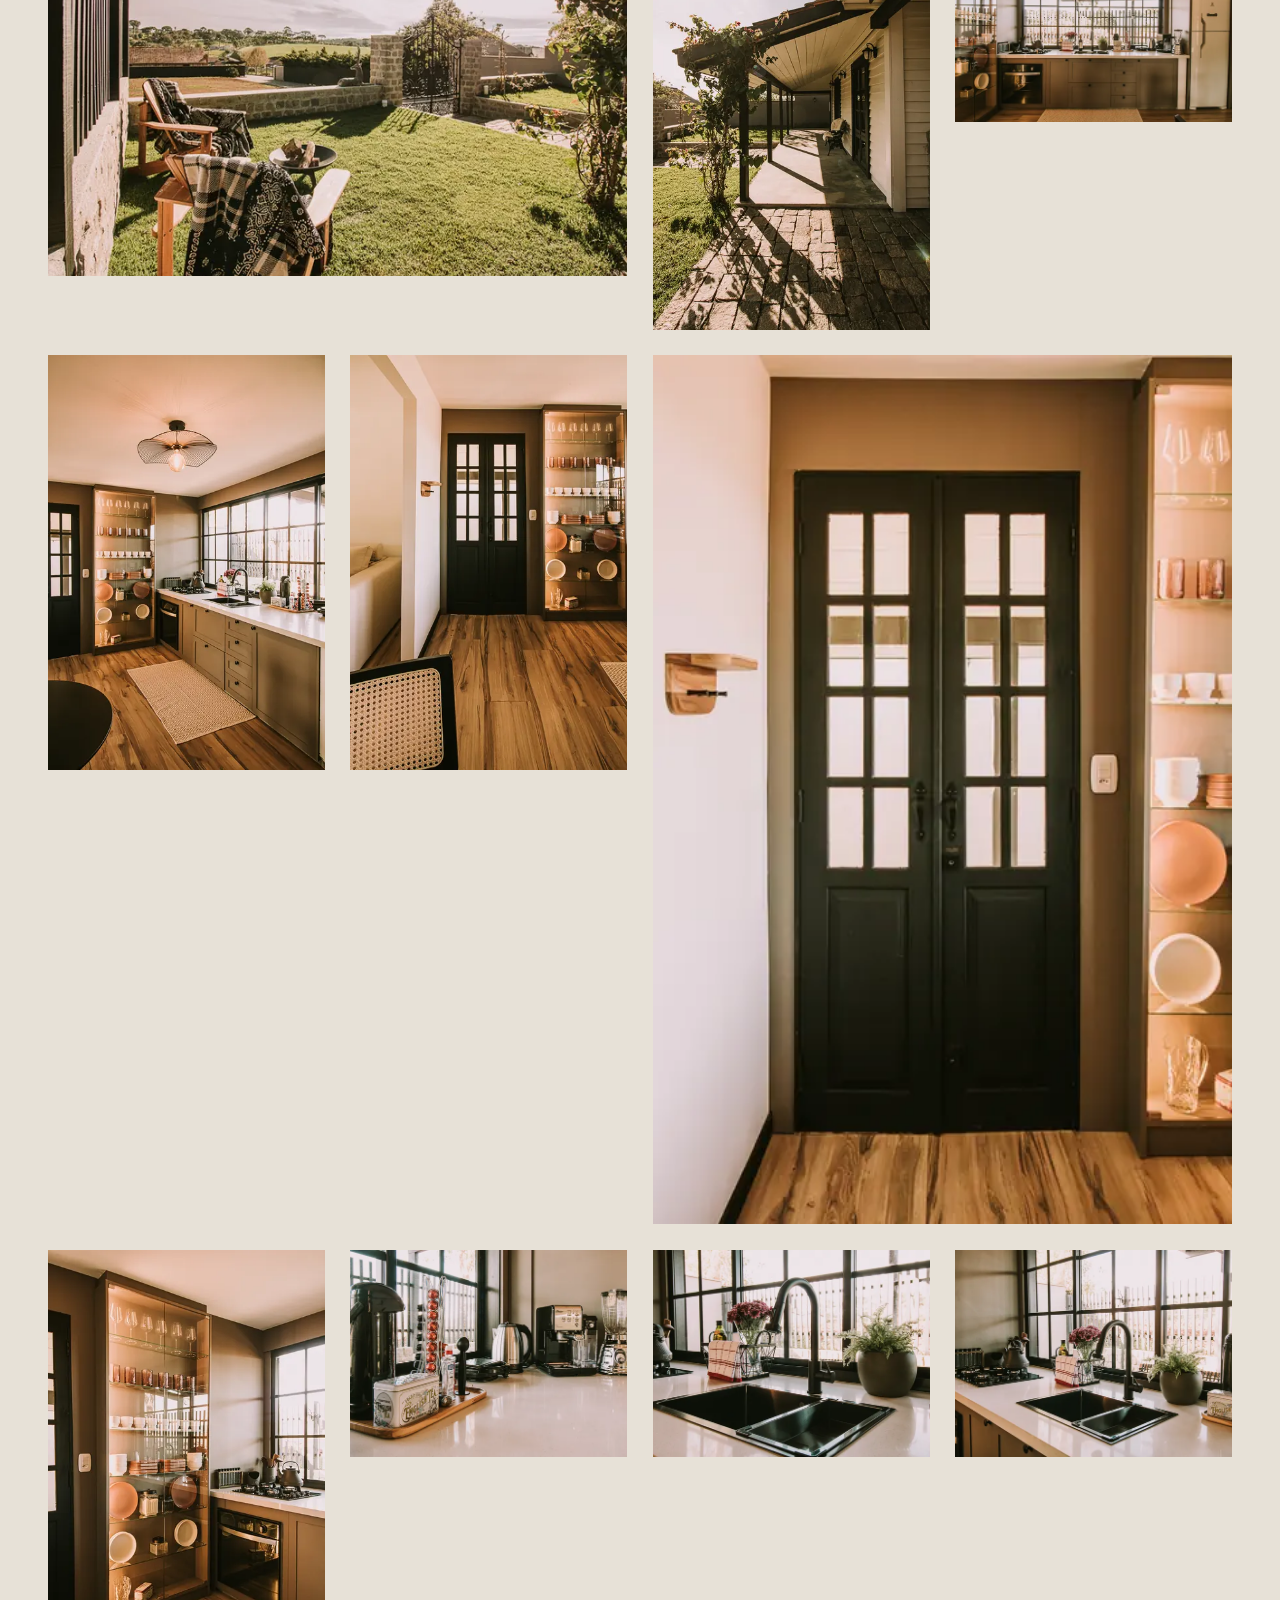
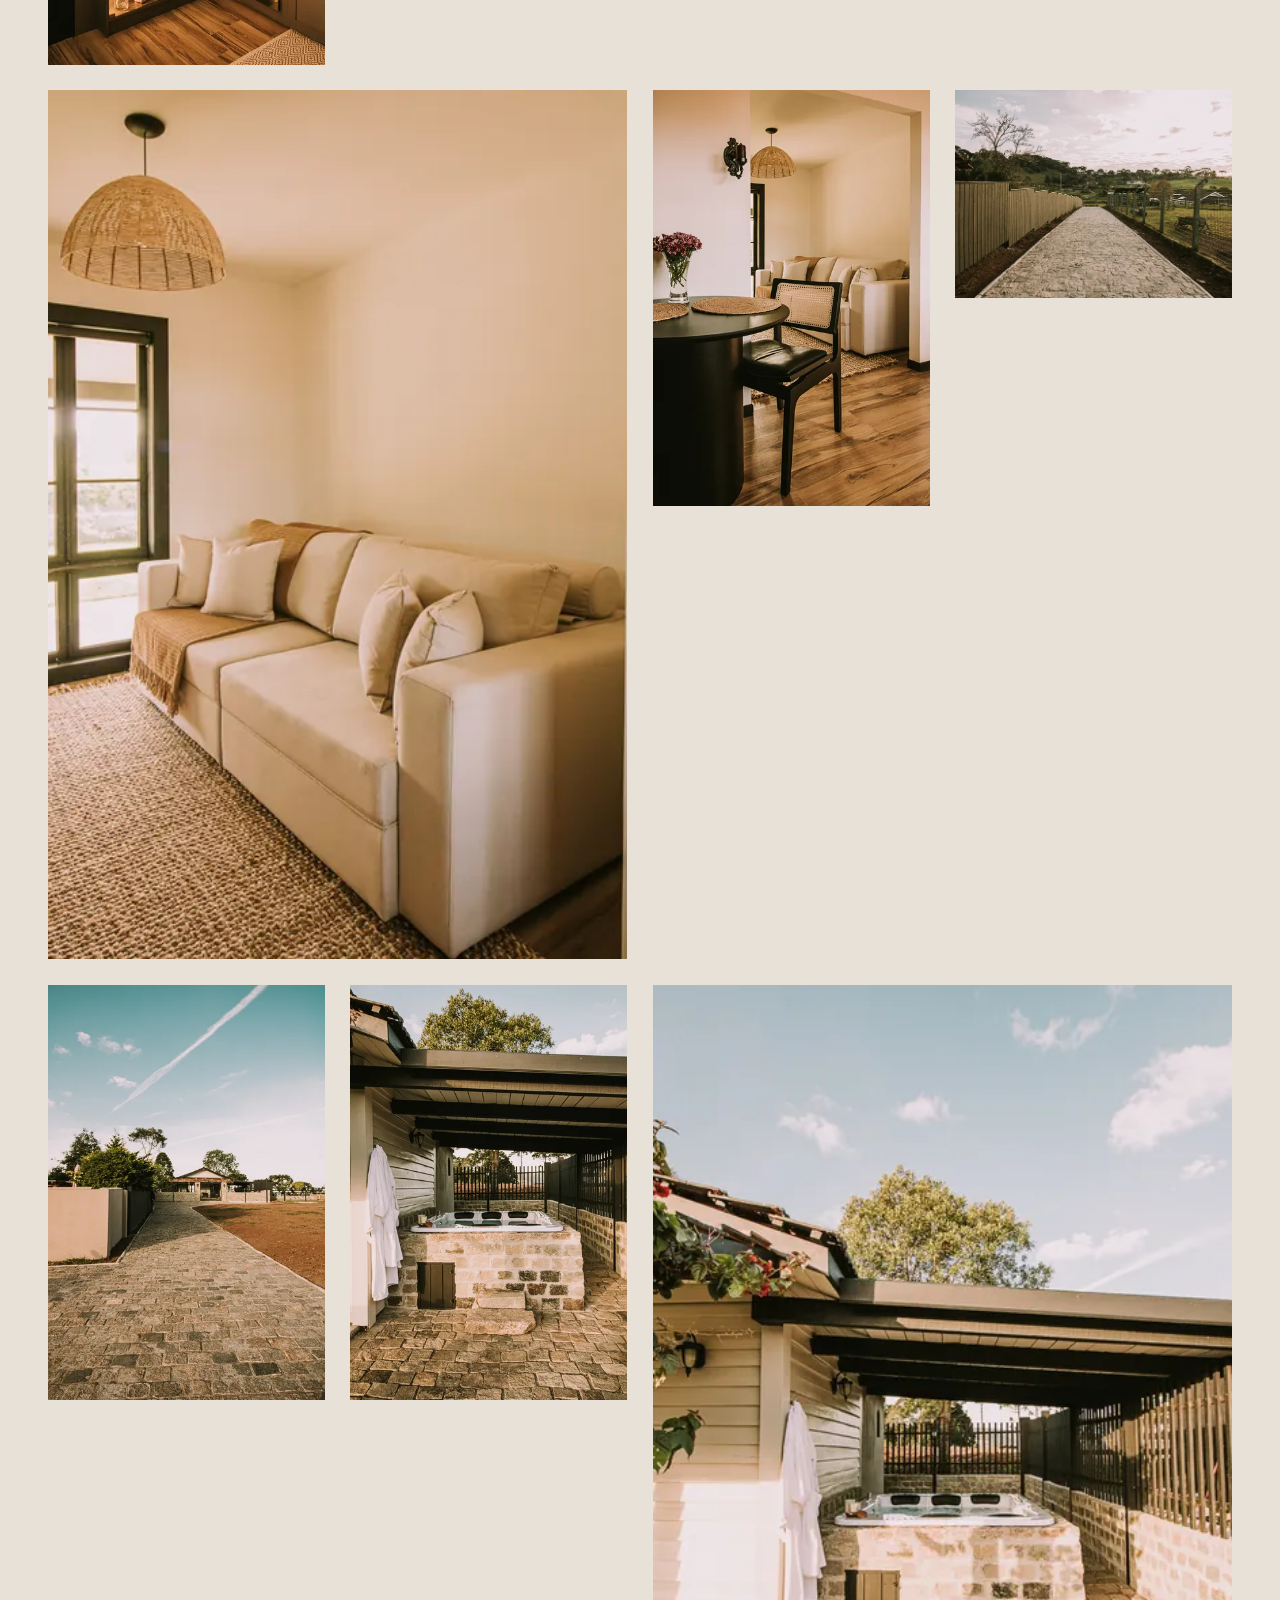
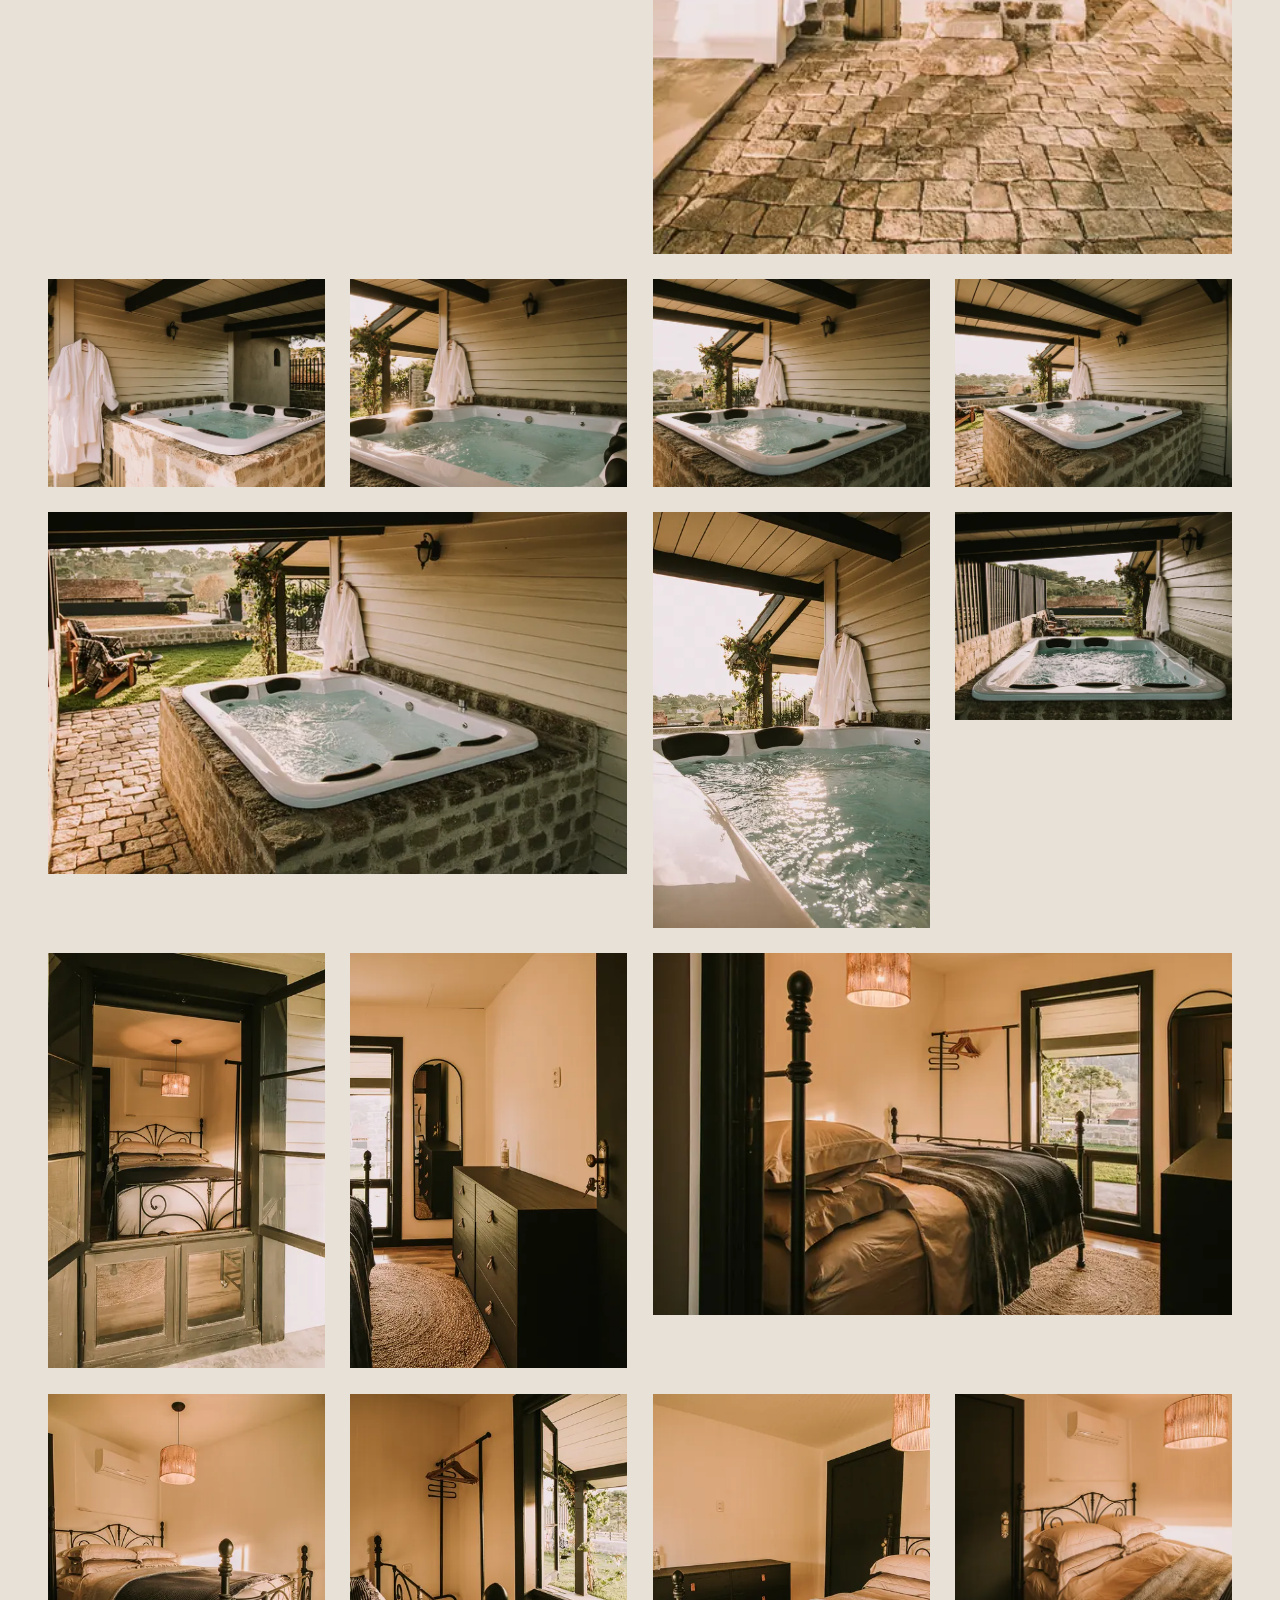
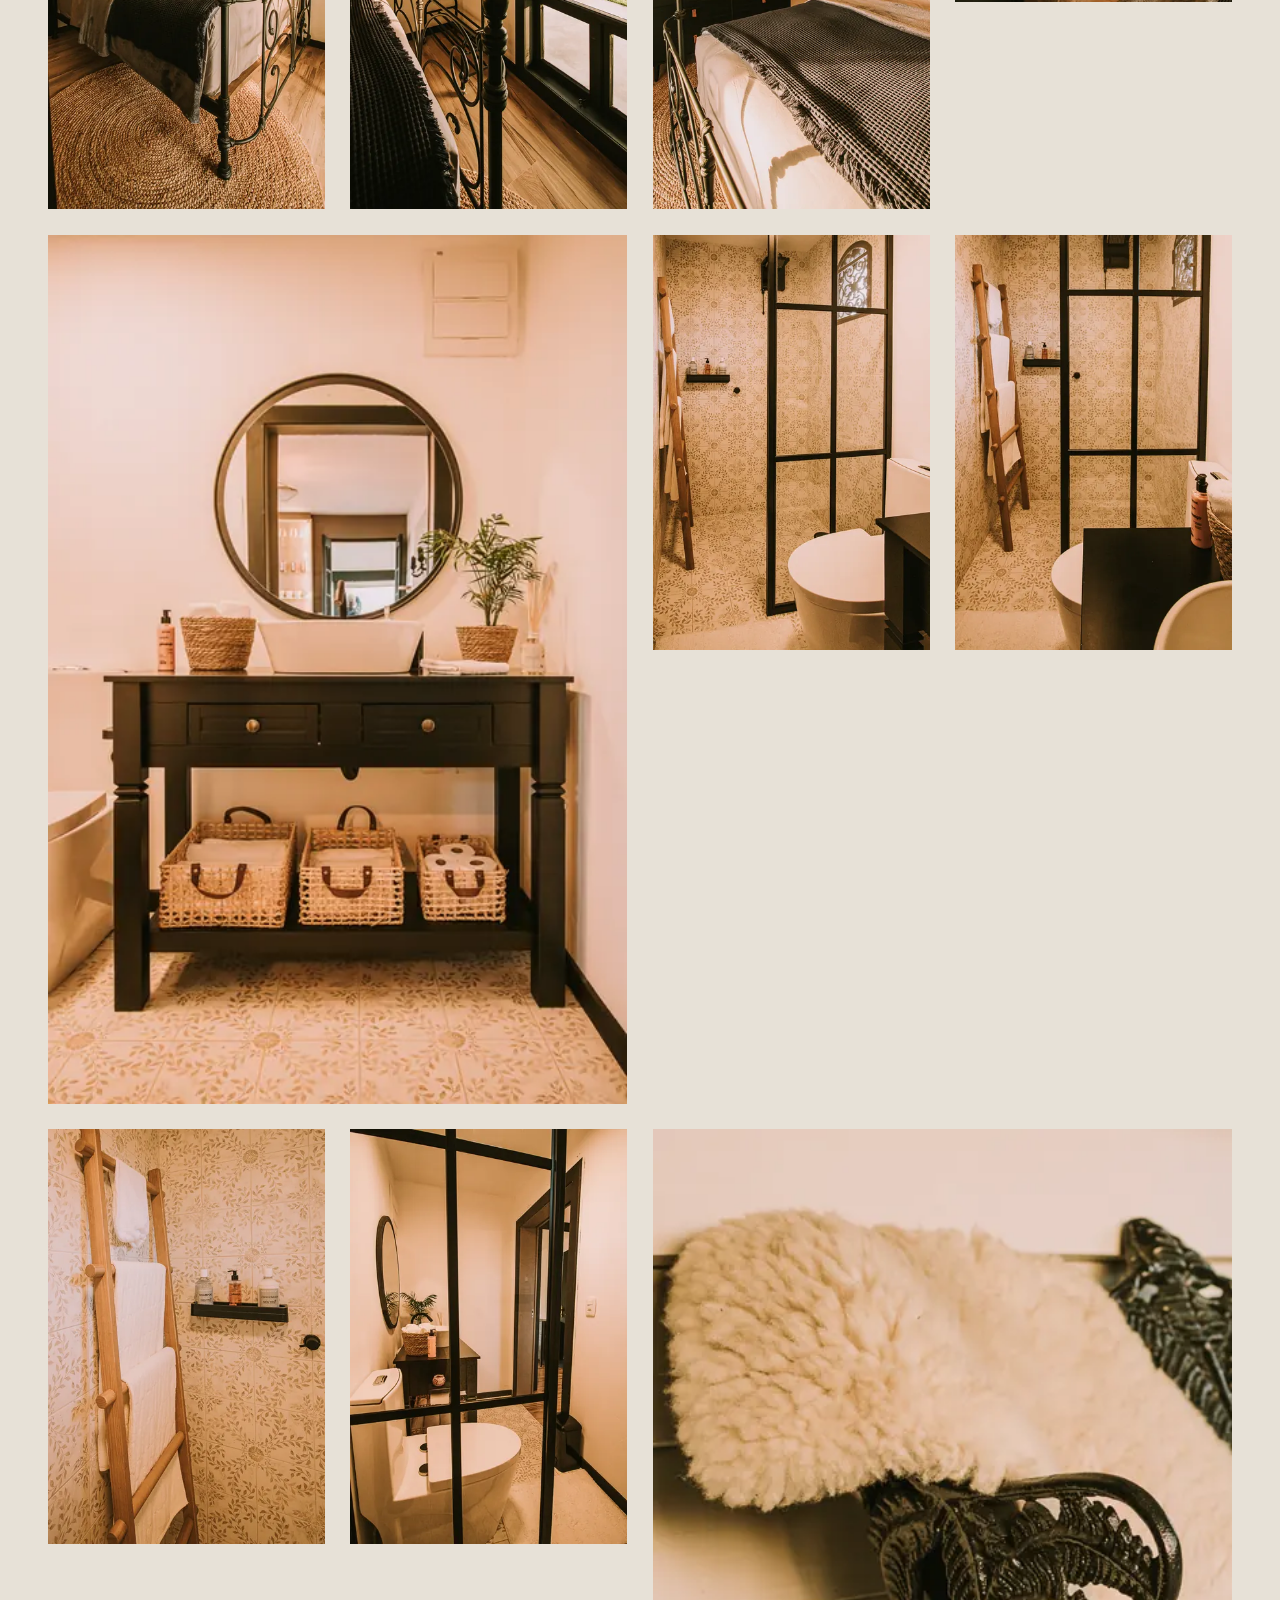
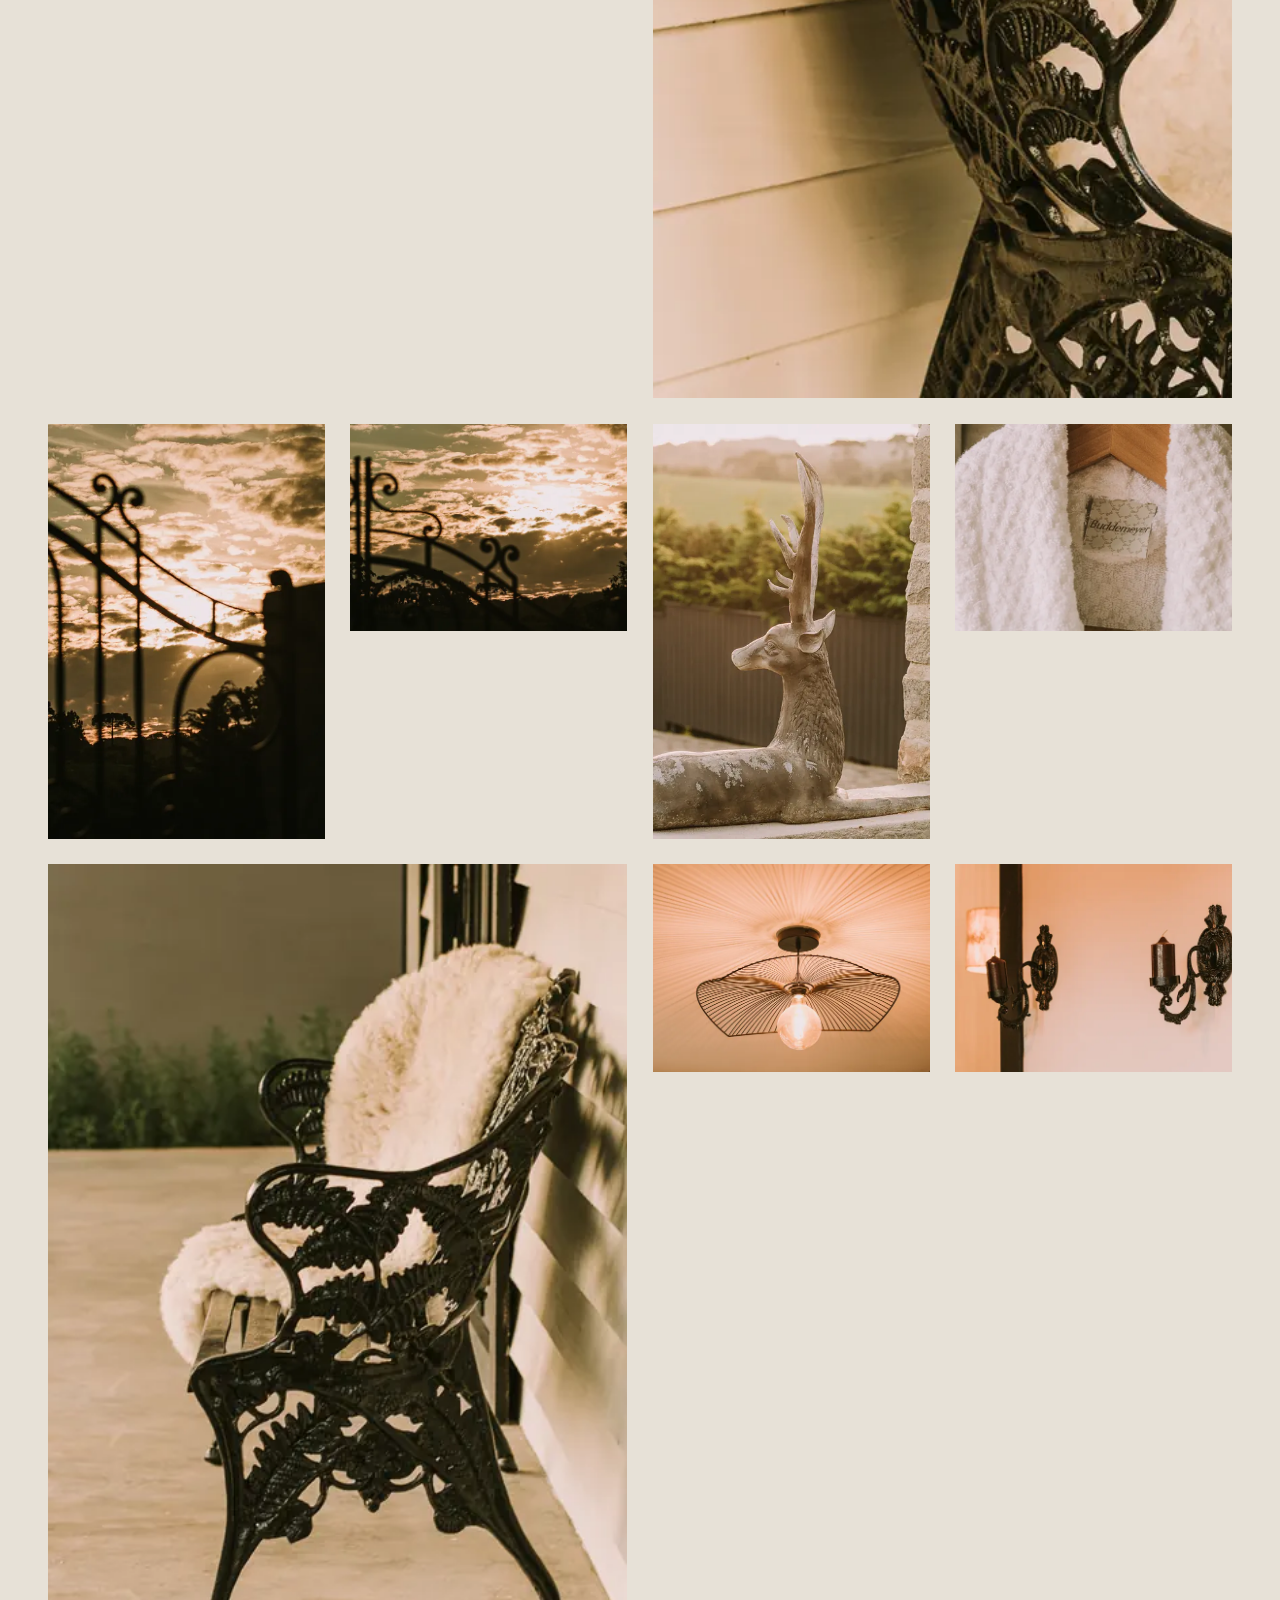
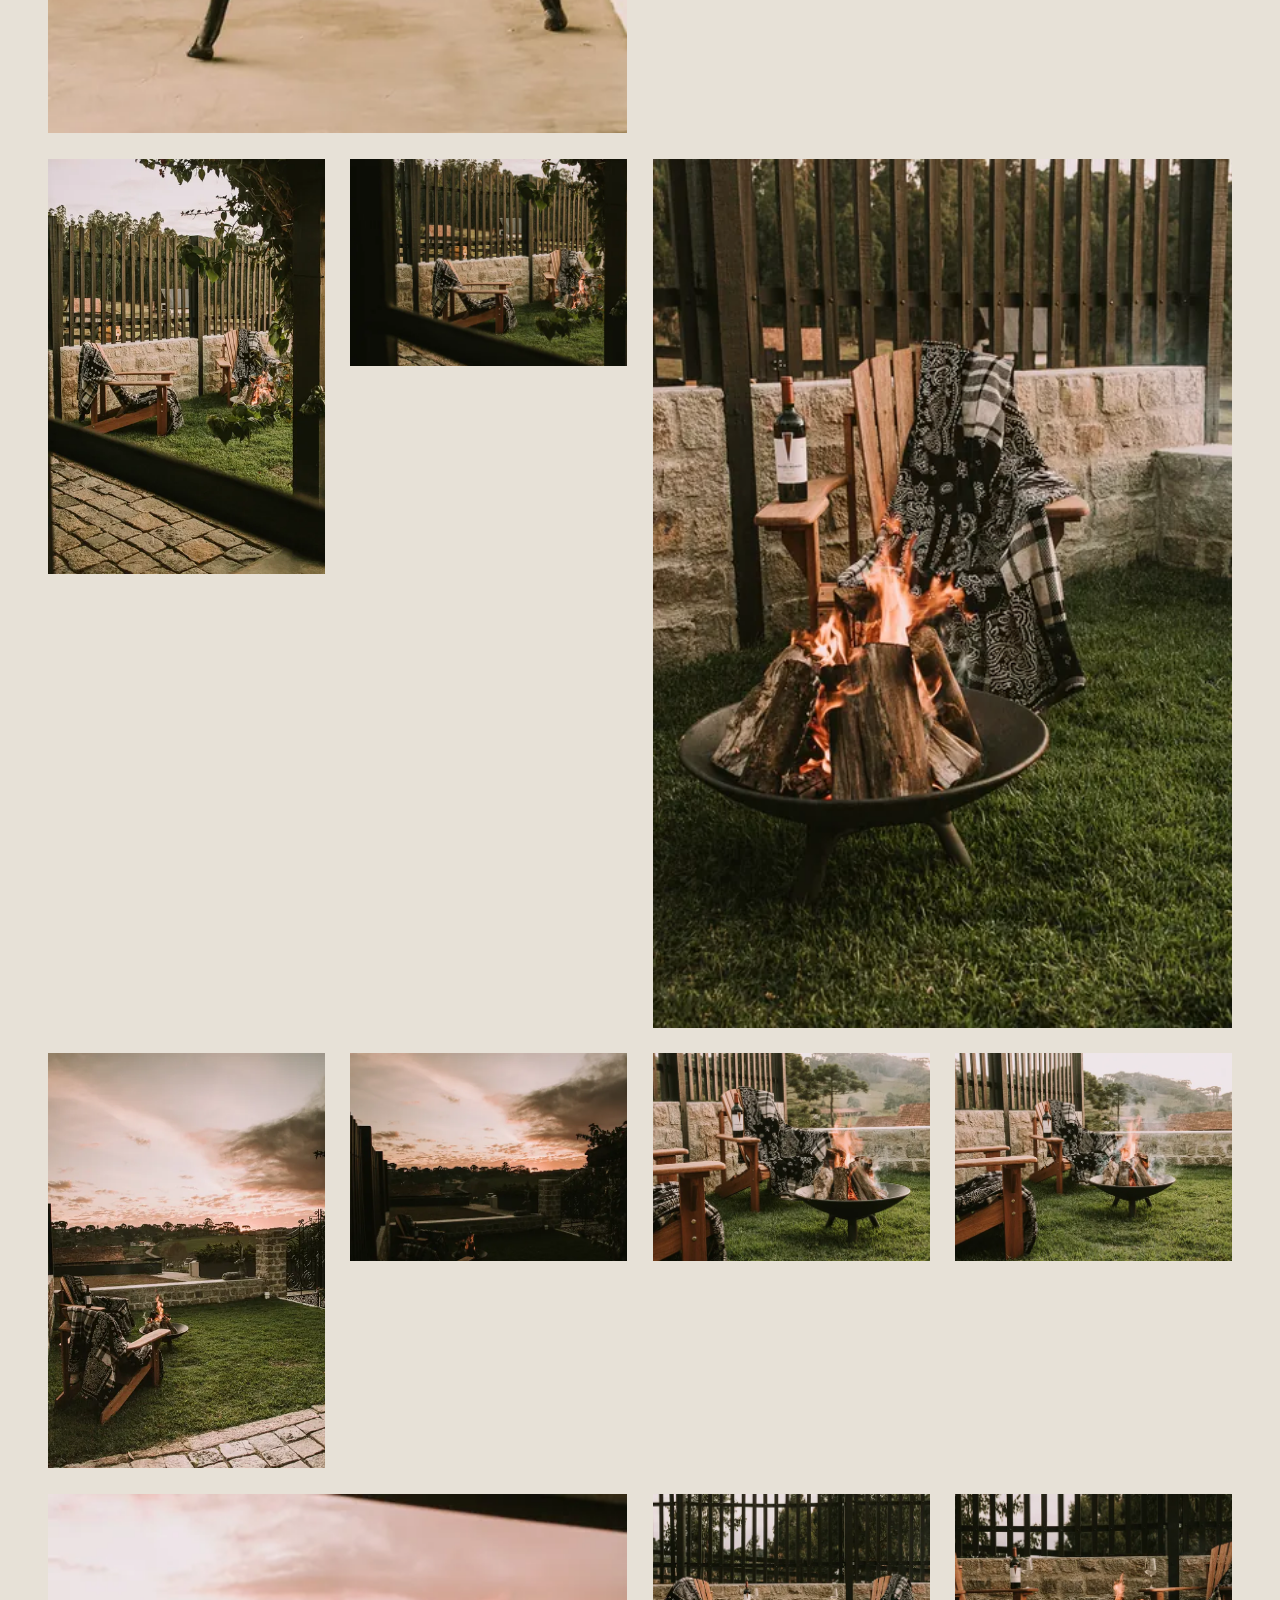
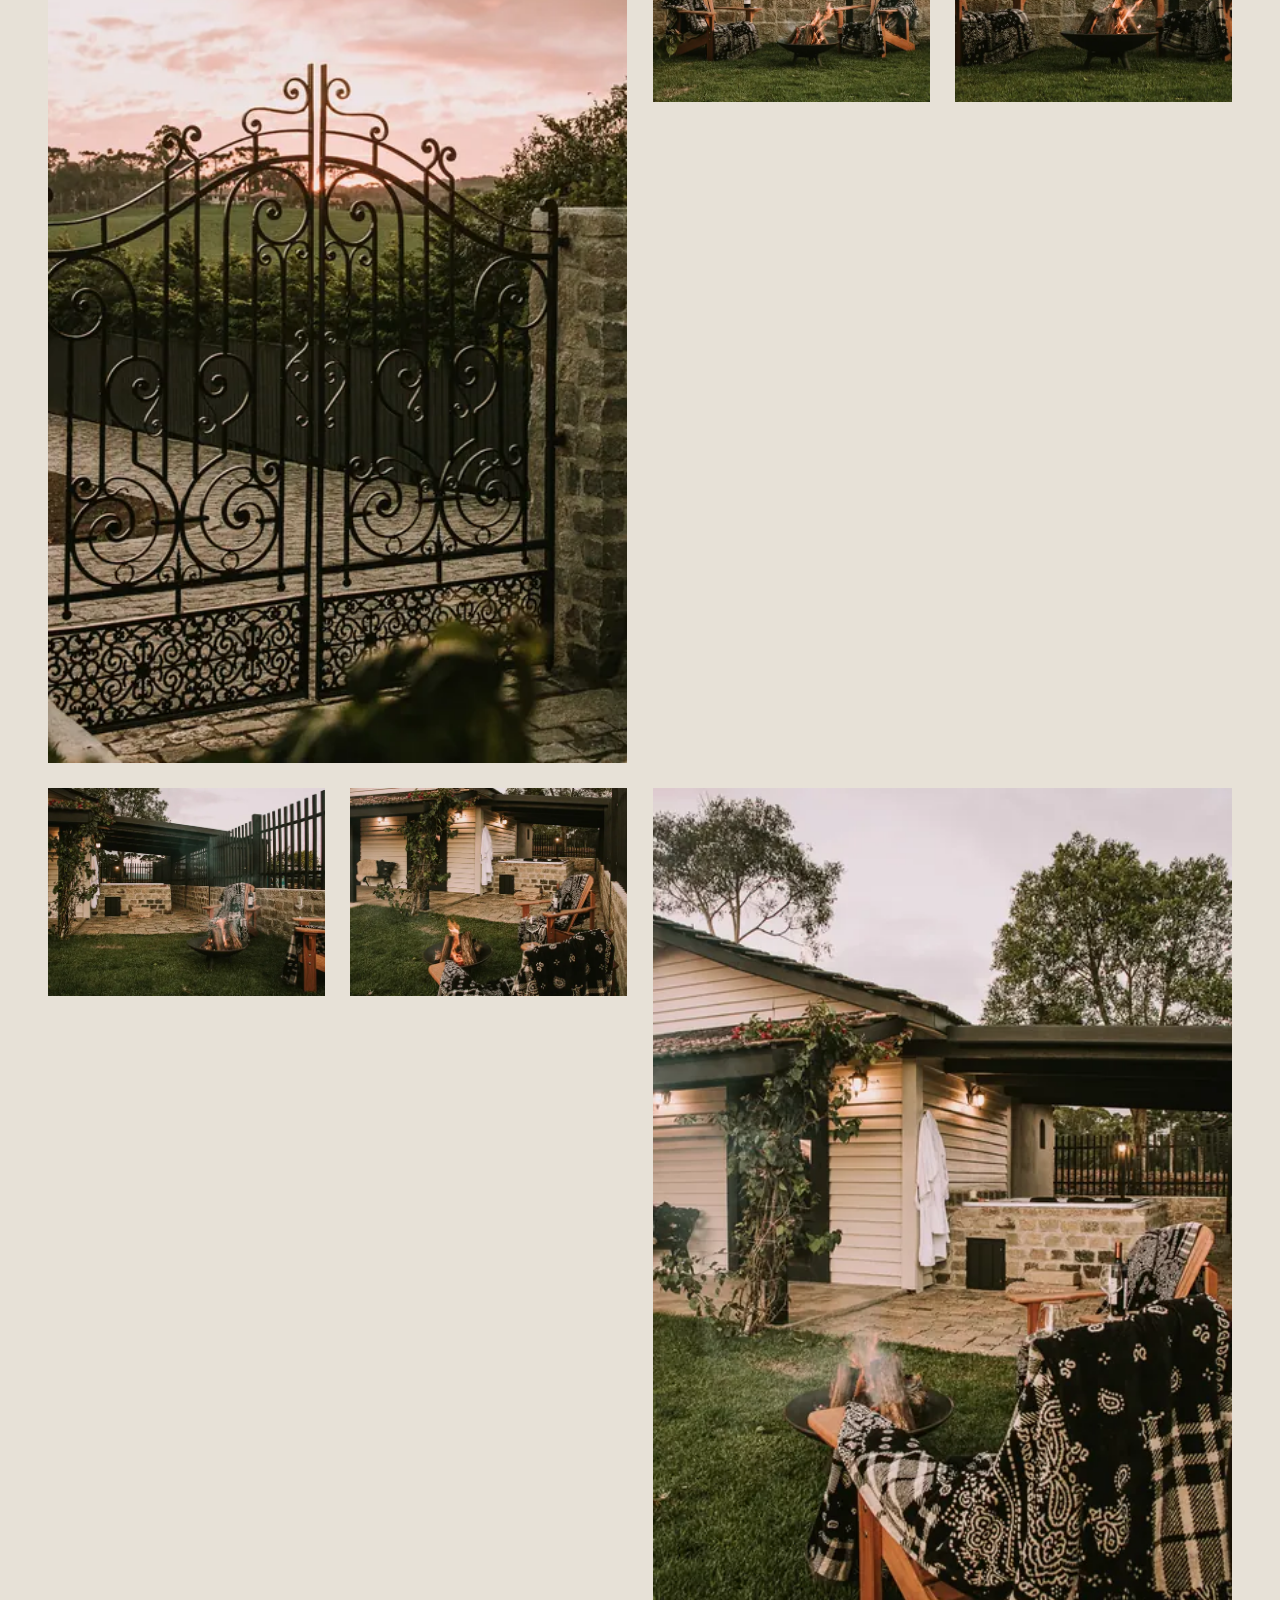
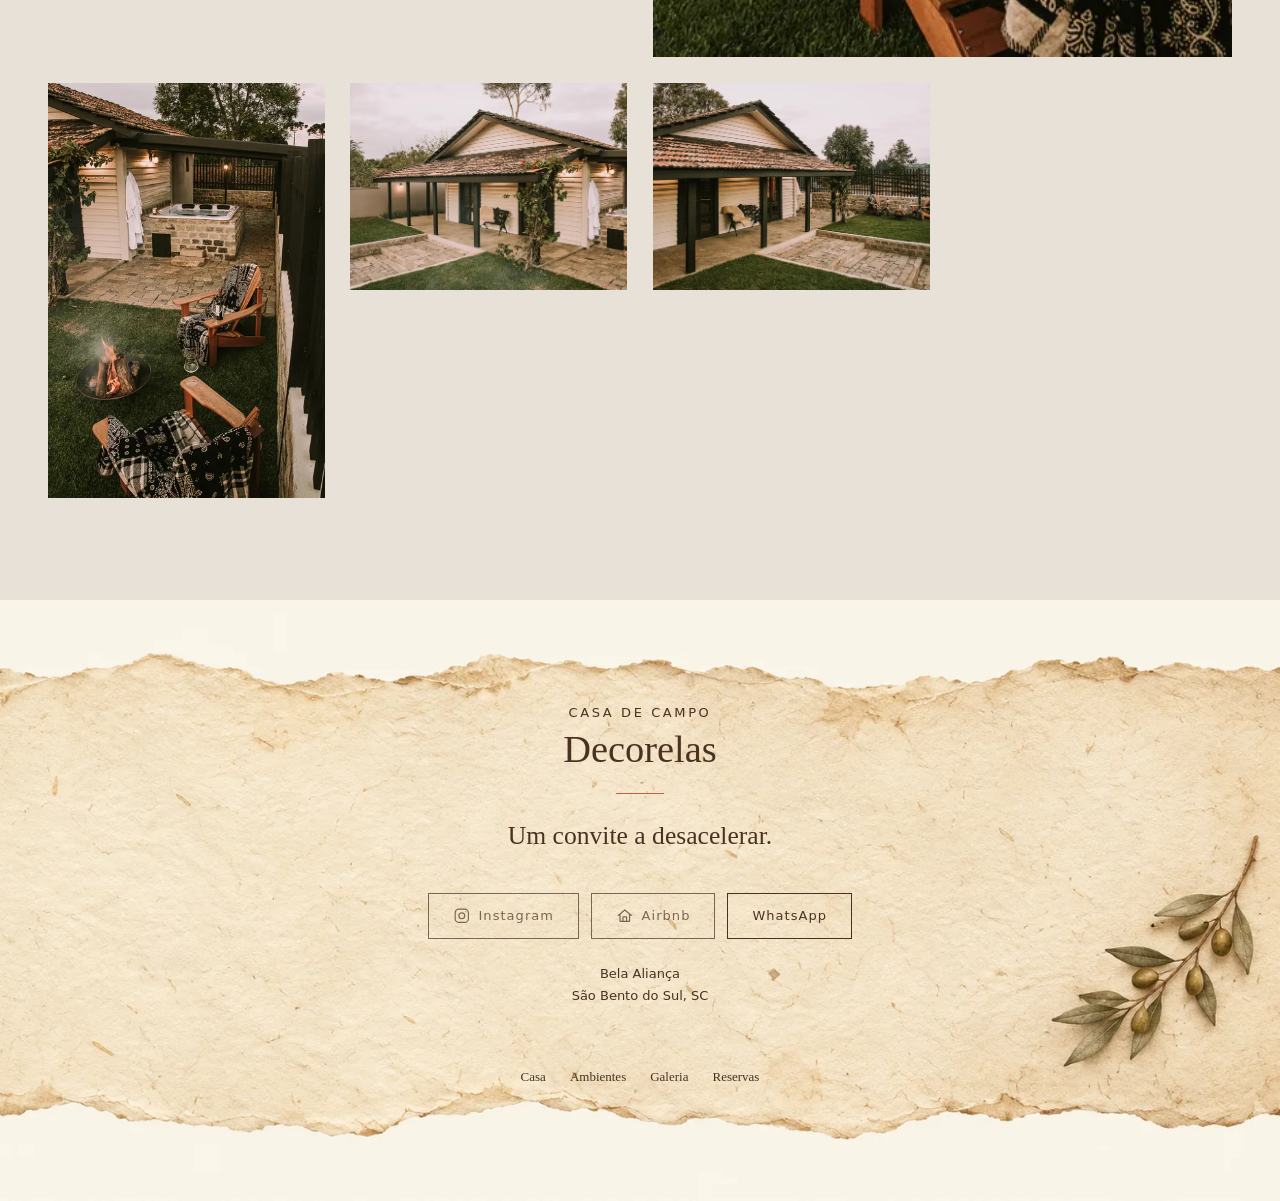
<file: galeria.html>
<!doctype html>
<html lang="pt-BR">
<head>
    <meta charset="utf-8">
    <meta name="viewport" content="width=device-width, initial-scale=1">
    <meta name="description" content="Decorelas Casa de Campo — uma apresentação visual da casa e de seus ambientes.">
    <title>Galeria | Decorelas Casa de Campo</title>
    <link rel="stylesheet" href="assets/css/tokens.css">
    <link rel="stylesheet" href="assets/css/base.css">
    <link rel="stylesheet" href="assets/css/components.css">
    <link rel="stylesheet" href="assets/css/home.css">
    <link rel="stylesheet" href="assets/css/galeria.css">
    <script src="assets/js/galeria.js" defer></script>
    <script src="assets/js/main.js" defer></script>
    <script src="assets/js/menu.js" defer></script>
</head>
<body>
    <a class="skip-link" href="#main-content">Pular para o conteúdo</a>
    <header class="site-header">
        <div class="container site-header__inner">
            <a class="site-brand" href="index.html" aria-label="Decorelas Casa de Campo — ir para o início">
                <span class="site-brand__name">Decorelas</span>
                <span class="site-brand__subtitle">Casa de Campo</span>
            </a>
            <nav class="site-nav" aria-label="Navegação principal">
                <ul class="site-nav__list">
                    <li><a class="site-nav__link" href="index.html">A casa</a></li>
                    <li><a class="site-nav__link" href="ambientes.html">Ambientes</a></li>
                    <li><a class="site-nav__link" href="galeria.html" aria-current="page">Galeria</a></li>
                    <li><a class="site-nav__cta" href="reservas.html">Reservas</a></li>
                </ul>
                <a class="header-ornament" href="index.html" aria-label="Decorelas Casa de Campo — ir para o início">
                    <img src="assets/img/brand/decorelas-portao-menu.svg" alt="" width="1200" height="220">
                </a>
            </nav>
            <button class="menu-button" type="button" aria-controls="mobile-menu" aria-expanded="false" aria-label="Abrir menu">
                <span class="menu-button__icon" aria-hidden="true"></span><span class="visually-hidden">Menu</span>
            </button>
        </div>
        <nav class="mobile-menu" id="mobile-menu" aria-label="Navegação móvel" hidden>
            <div class="container mobile-menu__inner"><ul class="mobile-menu__list">
                <li><a class="mobile-menu__link" href="index.html">A casa</a></li><li><a class="mobile-menu__link" href="ambientes.html">Ambientes</a></li><li><a class="mobile-menu__link" href="galeria.html" aria-current="page">Galeria</a></li><li><a class="mobile-menu__link" href="reservas.html">Reservas</a></li>
            </ul></div>
        </nav>
        <noscript>
            <style>.menu-button { display: none; } .hero-carousel__controls { display: none; }</style>
            <nav class="container no-js-nav" aria-label="Navega&#231;&#227;o principal"><a href="index.html">A casa</a><a href="ambientes.html">Ambientes</a><a href="galeria.html">Galeria</a><a href="reservas.html">Reservas</a></nav>
        </noscript>
    </header>
    <main id="main-content" tabindex="-1">
        <section class="photo-gallery" id="galeria" aria-labelledby="gallery-title">
            <div class="container photo-gallery__intro">
                <p class="eyebrow">Um olhar pela casa</p>
                <h1 id="gallery-title">Galeria</h1>
                <p>Uma cole&#231;&#227;o de registros para percorrer devagar.</p>
            </div>
            <div class="container photo-gallery__content">
                <div class="photo-gallery__filter-wrap" hidden>
                    <div class="photo-gallery__filters" role="group" aria-label="Filtrar fotografias por ambiente">
                        <button type="button" data-filter="todas" aria-pressed="true">Todas</button>
                        <button type="button" data-filter="fachada" aria-pressed="false">Fachada e entrada</button>
                        <button type="button" data-filter="cozinha" aria-pressed="false">Cozinha</button>
                        <button type="button" data-filter="sala" aria-pressed="false">Sala</button>
                        <button type="button" data-filter="quarto" aria-pressed="false">Quarto</button>
                        <button type="button" data-filter="banheiro" aria-pressed="false">Banheiro</button>
                        <button type="button" data-filter="jardim" aria-pressed="false">Jardim</button>
                        <button type="button" data-filter="varanda" aria-pressed="false">Varanda</button>
                        <button type="button" data-filter="paisagem" aria-pressed="false">Paisagem</button>
                        <button type="button" data-filter="detalhes" aria-pressed="false">Detalhes</button>
                    </div>
                    <p class="photo-gallery__hint">Deslize para ver as categorias &#8594;</p>
                </div>
                <div class="photo-gallery__grid" id="gallery-grid">
                    <a class="photo-gallery__item" href="assets/img/galeria/jardim-01.webp" data-category="jardim" aria-label="Ampliar: Cadeiras de madeira no jardim"><img src="assets/img/galeria/miniaturas/jardim-01.webp" alt="Cadeiras de madeira no jardim" width="1500" height="1000" loading="lazy" decoding="async"></a>
                    <a class="photo-gallery__item" href="assets/img/galeria/jardim-02.webp" data-category="jardim" aria-label="Ampliar: Jardim e &#225;rea externa"><img src="assets/img/galeria/miniaturas/jardim-02.webp" alt="Jardim e &#225;rea externa" width="1500" height="1000" loading="lazy" decoding="async"></a>
                    <a class="photo-gallery__item" href="assets/img/galeria/jardim-03.webp" data-category="jardim" aria-label="Ampliar: Detalhe decorativo no jardim"><img src="assets/img/galeria/miniaturas/jardim-03.webp" alt="Detalhe decorativo no jardim" width="1500" height="1000" loading="lazy" decoding="async"></a>
                    <a class="photo-gallery__item" href="assets/img/galeria/fachada-04.webp" data-category="fachada" aria-label="Ampliar: Casa vista da entrada"><img src="assets/img/galeria/miniaturas/fachada-04.webp" alt="Casa vista da entrada" width="1500" height="1000" loading="lazy" decoding="async"></a>
                    <a class="photo-gallery__item" href="assets/img/galeria/fachada-05.webp" data-category="fachada" aria-label="Ampliar: Jardim diante da fachada"><img src="assets/img/galeria/miniaturas/fachada-05.webp" alt="Jardim diante da fachada" width="1500" height="1000" loading="lazy" decoding="async"></a>
                    <a class="photo-gallery__item" href="assets/img/galeria/fachada-06.webp" data-category="fachada" aria-label="Ampliar: Fachada e varanda da casa"><img src="assets/img/galeria/miniaturas/fachada-06.webp" alt="Fachada e varanda da casa" width="1500" height="1000" loading="lazy" decoding="async"></a>
                    <a class="photo-gallery__item" href="assets/img/galeria/fachada-07.webp" data-category="fachada" aria-label="Ampliar: Port&#227;o de entrada"><img src="assets/img/galeria/miniaturas/fachada-07.webp" alt="Port&#227;o de entrada" width="1000" height="1500" loading="lazy" decoding="async"></a>
                    <a class="photo-gallery__item" href="assets/img/galeria/fachada-08.webp" data-category="fachada" aria-label="Ampliar: Caminho de chegada"><img src="assets/img/galeria/miniaturas/fachada-08.webp" alt="Caminho de chegada" width="1500" height="1000" loading="lazy" decoding="async"></a>
                    <a class="photo-gallery__item" href="assets/img/galeria/fachada-09.webp" data-category="fachada" aria-label="Ampliar: Vista da casa desde a entrada"><img src="assets/img/galeria/miniaturas/fachada-09.webp" alt="Vista da casa desde a entrada" width="1000" height="1500" loading="lazy" decoding="async"></a>
                    <a class="photo-gallery__item" href="assets/img/galeria/fachada-10.webp" data-category="fachada" aria-label="Ampliar: Port&#227;o aberto diante da casa"><img src="assets/img/galeria/miniaturas/fachada-10.webp" alt="Port&#227;o aberto diante da casa" width="1500" height="1000" loading="lazy" decoding="async"></a>
                    <a class="photo-gallery__item" href="assets/img/galeria/fachada-11.webp" data-category="fachada" aria-label="Ampliar: Vista do port&#227;o e da fachada"><img src="assets/img/galeria/miniaturas/fachada-11.webp" alt="Vista do port&#227;o e da fachada" width="1500" height="1000" loading="lazy" decoding="async"></a>
                    <a class="photo-gallery__item" href="assets/img/galeria/fachada-12.webp" data-category="fachada" aria-label="Ampliar: Portas da fachada e banco"><img src="assets/img/galeria/miniaturas/fachada-12.webp" alt="Portas da fachada e banco" width="1500" height="1000" loading="lazy" decoding="async"></a>
                    <a class="photo-gallery__item" href="assets/img/galeria/fachada-13.webp" data-category="fachada" aria-label="Ampliar: Caminho visto da varanda"><img src="assets/img/galeria/miniaturas/fachada-13.webp" alt="Caminho visto da varanda" width="1500" height="1000" loading="lazy" decoding="async"></a>
                    <a class="photo-gallery__item" href="assets/img/galeria/fachada-14.webp" data-category="fachada" aria-label="Ampliar: Jardim visto junto &#224; casa"><img src="assets/img/galeria/miniaturas/fachada-14.webp" alt="Jardim visto junto &#224; casa" width="1000" height="1500" loading="lazy" decoding="async"></a>
                    <a class="photo-gallery__item" href="assets/img/galeria/fachada-15.webp" data-category="fachada" aria-label="Ampliar: Vista da paisagem junto ao jardim"><img src="assets/img/galeria/miniaturas/fachada-15.webp" alt="Vista da paisagem junto ao jardim" width="1500" height="1000" loading="lazy" decoding="async"></a>
                    <a class="photo-gallery__item" href="assets/img/galeria/varanda-16.webp" data-category="varanda" aria-label="Ampliar: Passagem ao lado da casa"><img src="assets/img/galeria/miniaturas/varanda-16.webp" alt="Passagem ao lado da casa" width="1500" height="1000" loading="lazy" decoding="async"></a>
                    <a class="photo-gallery__item" href="assets/img/galeria/varanda-17.webp" data-category="varanda" aria-label="Ampliar: Mesa de madeira na varanda"><img src="assets/img/galeria/miniaturas/varanda-17.webp" alt="Mesa de madeira na varanda" width="1500" height="1000" loading="lazy" decoding="async"></a>
                    <a class="photo-gallery__item" href="assets/img/galeria/varanda-18.webp" data-category="varanda" aria-label="Ampliar: Varanda com mesa de madeira"><img src="assets/img/galeria/miniaturas/varanda-18.webp" alt="Varanda com mesa de madeira" width="1500" height="1000" loading="lazy" decoding="async"></a>
                    <a class="photo-gallery__item" href="assets/img/galeria/varanda-19.webp" data-category="varanda" aria-label="Ampliar: Mesa e janela da cozinha na varanda"><img src="assets/img/galeria/miniaturas/varanda-19.webp" alt="Mesa e janela da cozinha na varanda" width="1500" height="1000" loading="lazy" decoding="async"></a>
                    <a class="photo-gallery__item" href="assets/img/galeria/varanda-20.webp" data-category="varanda" aria-label="Ampliar: Vista lateral da varanda"><img src="assets/img/galeria/miniaturas/varanda-20.webp" alt="Vista lateral da varanda" width="1000" height="1500" loading="lazy" decoding="async"></a>
                    <a class="photo-gallery__item" href="assets/img/galeria/jardim-21.webp" data-category="jardim" aria-label="Ampliar: Jardim e cadeiras vistos da varanda"><img src="assets/img/galeria/miniaturas/jardim-21.webp" alt="Jardim e cadeiras vistos da varanda" width="1500" height="1000" loading="lazy" decoding="async"></a>
                    <a class="photo-gallery__item" href="assets/img/galeria/fachada-22.webp" data-category="fachada" aria-label="Ampliar: Fachada vista de lado"><img src="assets/img/galeria/miniaturas/fachada-22.webp" alt="Fachada vista de lado" width="1000" height="1500" loading="lazy" decoding="async"></a>
                    <a class="photo-gallery__item" href="assets/img/galeria/cozinha-23.webp" data-category="cozinha" aria-label="Ampliar: Cozinha com bancada e janela"><img src="assets/img/galeria/miniaturas/cozinha-23.webp" alt="Cozinha com bancada e janela" width="1500" height="1000" loading="lazy" decoding="async"></a>
                    <a class="photo-gallery__item" href="assets/img/galeria/cozinha-24.webp" data-category="cozinha" aria-label="Ampliar: Bancada da cozinha"><img src="assets/img/galeria/miniaturas/cozinha-24.webp" alt="Bancada da cozinha" width="1000" height="1500" loading="lazy" decoding="async"></a>
                    <a class="photo-gallery__item" href="assets/img/galeria/cozinha-25.webp" data-category="cozinha" aria-label="Ampliar: Porta e piso da cozinha"><img src="assets/img/galeria/miniaturas/cozinha-25.webp" alt="Porta e piso da cozinha" width="1000" height="1500" loading="lazy" decoding="async"></a>
                    <a class="photo-gallery__item" href="assets/img/galeria/cozinha-26.webp" data-category="cozinha" aria-label="Ampliar: Porta de entrada da cozinha"><img src="assets/img/galeria/miniaturas/cozinha-26.webp" alt="Porta de entrada da cozinha" width="1000" height="1500" loading="lazy" decoding="async"></a>
                    <a class="photo-gallery__item" href="assets/img/galeria/cozinha-27.webp" data-category="cozinha" aria-label="Ampliar: Detalhe da cozinha junto &#224; porta"><img src="assets/img/galeria/miniaturas/cozinha-27.webp" alt="Detalhe da cozinha junto &#224; porta" width="1000" height="1500" loading="lazy" decoding="async"></a>
                    <a class="photo-gallery__item" href="assets/img/galeria/cozinha-28.webp" data-category="cozinha" aria-label="Ampliar: Utens&#237;lios sobre a bancada da cozinha"><img src="assets/img/galeria/miniaturas/cozinha-28.webp" alt="Utens&#237;lios sobre a bancada da cozinha" width="1500" height="1000" loading="lazy" decoding="async"></a>
                    <a class="photo-gallery__item" href="assets/img/galeria/cozinha-29.webp" data-category="cozinha" aria-label="Ampliar: Pia e janela da cozinha"><img src="assets/img/galeria/miniaturas/cozinha-29.webp" alt="Pia e janela da cozinha" width="1500" height="1000" loading="lazy" decoding="async"></a>
                    <a class="photo-gallery__item" href="assets/img/galeria/cozinha-30.webp" data-category="cozinha" aria-label="Ampliar: Detalhe da pia da cozinha"><img src="assets/img/galeria/miniaturas/cozinha-30.webp" alt="Detalhe da pia da cozinha" width="1500" height="1000" loading="lazy" decoding="async"></a>
                    <a class="photo-gallery__item" href="assets/img/galeria/sala-31.webp" data-category="sala" aria-label="Ampliar: Sala com sof&#225; claro"><img src="assets/img/galeria/miniaturas/sala-31.webp" alt="Sala com sof&#225; claro" width="1000" height="1500" loading="lazy" decoding="async"></a>
                    <a class="photo-gallery__item" href="assets/img/galeria/sala-32.webp" data-category="sala" aria-label="Ampliar: Vista da sala e do sof&#225;"><img src="assets/img/galeria/miniaturas/sala-32.webp" alt="Vista da sala e do sof&#225;" width="1000" height="1500" loading="lazy" decoding="async"></a>
                    <a class="photo-gallery__item" href="assets/img/galeria/fachada-33.webp" data-category="fachada" aria-label="Ampliar: Caminho de acesso &#224; casa"><img src="assets/img/galeria/miniaturas/fachada-33.webp" alt="Caminho de acesso &#224; casa" width="1500" height="1000" loading="lazy" decoding="async"></a>
                    <a class="photo-gallery__item" href="assets/img/galeria/fachada-34.webp" data-category="fachada" aria-label="Ampliar: Vista do caminho de acesso"><img src="assets/img/galeria/miniaturas/fachada-34.webp" alt="Vista do caminho de acesso" width="1000" height="1500" loading="lazy" decoding="async"></a>
                    <a class="photo-gallery__item" href="assets/img/galeria/varanda-35.webp" data-category="varanda" aria-label="Ampliar: Vista lateral da &#225;rea externa"><img src="assets/img/galeria/miniaturas/varanda-35.webp" alt="Vista lateral da &#225;rea externa" width="1000" height="1500" loading="lazy" decoding="async"></a>
                    <a class="photo-gallery__item" href="assets/img/galeria/varanda-36.webp" data-category="varanda" aria-label="Ampliar: Fachada e &#225;rea externa"><img src="assets/img/galeria/miniaturas/varanda-36.webp" alt="Fachada e &#225;rea externa" width="1000" height="1500" loading="lazy" decoding="async"></a>
                    <a class="photo-gallery__item" href="assets/img/galeria/varanda-37.webp" data-category="varanda" aria-label="Ampliar: Banheira junto &#224; parede de madeira"><img src="assets/img/galeria/miniaturas/varanda-37.webp" alt="Banheira junto &#224; parede de madeira" width="1500" height="1000" loading="lazy" decoding="async"></a>
                    <a class="photo-gallery__item" href="assets/img/galeria/varanda-38.webp" data-category="varanda" aria-label="Ampliar: Banheira na varanda"><img src="assets/img/galeria/miniaturas/varanda-38.webp" alt="Banheira na varanda" width="1500" height="1000" loading="lazy" decoding="async"></a>
                    <a class="photo-gallery__item" href="assets/img/galeria/varanda-39.webp" data-category="varanda" aria-label="Ampliar: Banheira com vista para o jardim"><img src="assets/img/galeria/miniaturas/varanda-39.webp" alt="Banheira com vista para o jardim" width="1500" height="1000" loading="lazy" decoding="async"></a>
                    <a class="photo-gallery__item" href="assets/img/galeria/varanda-40.webp" data-category="varanda" aria-label="Ampliar: Banheira junto &#224; varanda"><img src="assets/img/galeria/miniaturas/varanda-40.webp" alt="Banheira junto &#224; varanda" width="1500" height="1000" loading="lazy" decoding="async"></a>
                    <a class="photo-gallery__item" href="assets/img/galeria/varanda-41.webp" data-category="varanda" aria-label="Ampliar: Vista da banheira e do jardim"><img src="assets/img/galeria/miniaturas/varanda-41.webp" alt="Vista da banheira e do jardim" width="1500" height="1000" loading="lazy" decoding="async"></a>
                    <a class="photo-gallery__item" href="assets/img/galeria/varanda-42.webp" data-category="varanda" aria-label="Ampliar: Detalhe da banheira na varanda"><img src="assets/img/galeria/miniaturas/varanda-42.webp" alt="Detalhe da banheira na varanda" width="1000" height="1500" loading="lazy" decoding="async"></a>
                    <a class="photo-gallery__item" href="assets/img/galeria/varanda-43.webp" data-category="varanda" aria-label="Ampliar: Banheira vista da varanda"><img src="assets/img/galeria/miniaturas/varanda-43.webp" alt="Banheira vista da varanda" width="1500" height="1000" loading="lazy" decoding="async"></a>
                    <a class="photo-gallery__item" href="assets/img/galeria/quarto-44.webp" data-category="quarto" aria-label="Ampliar: Janela do quarto"><img src="assets/img/galeria/miniaturas/quarto-44.webp" alt="Janela do quarto" width="1000" height="1500" loading="lazy" decoding="async"></a>
                    <a class="photo-gallery__item" href="assets/img/galeria/quarto-45.webp" data-category="quarto" aria-label="Ampliar: Interior do quarto junto &#224; porta"><img src="assets/img/galeria/miniaturas/quarto-45.webp" alt="Interior do quarto junto &#224; porta" width="1000" height="1500" loading="lazy" decoding="async"></a>
                    <a class="photo-gallery__item" href="assets/img/galeria/quarto-46.webp" data-category="quarto" aria-label="Ampliar: Quarto com cama e janela"><img src="assets/img/galeria/miniaturas/quarto-46.webp" alt="Quarto com cama e janela" width="1500" height="1000" loading="lazy" decoding="async"></a>
                    <a class="photo-gallery__item" href="assets/img/galeria/quarto-47.webp" data-category="quarto" aria-label="Ampliar: Cama e janela do quarto"><img src="assets/img/galeria/miniaturas/quarto-47.webp" alt="Cama e janela do quarto" width="1000" height="1500" loading="lazy" decoding="async"></a>
                    <a class="photo-gallery__item" href="assets/img/galeria/quarto-48.webp" data-category="quarto" aria-label="Ampliar: Detalhe da janela do quarto"><img src="assets/img/galeria/miniaturas/quarto-48.webp" alt="Detalhe da janela do quarto" width="1000" height="1500" loading="lazy" decoding="async"></a>
                    <a class="photo-gallery__item" href="assets/img/galeria/quarto-49.webp" data-category="quarto" aria-label="Ampliar: Cama e cabeceira do quarto"><img src="assets/img/galeria/miniaturas/quarto-49.webp" alt="Cama e cabeceira do quarto" width="1000" height="1500" loading="lazy" decoding="async"></a>
                    <a class="photo-gallery__item" href="assets/img/galeria/quarto-50.webp" data-category="quarto" aria-label="Ampliar: Vista da cama e lumin&#225;ria do quarto"><img src="assets/img/galeria/miniaturas/quarto-50.webp" alt="Vista da cama e lumin&#225;ria do quarto" width="1500" height="1000" loading="lazy" decoding="async"></a>
                    <a class="photo-gallery__item" href="assets/img/galeria/banheiro-51.webp" data-category="banheiro" aria-label="Ampliar: Bancada e espelho do banheiro"><img src="assets/img/galeria/miniaturas/banheiro-51.webp" alt="Bancada e espelho do banheiro" width="1000" height="1500" loading="lazy" decoding="async"></a>
                    <a class="photo-gallery__item" href="assets/img/galeria/banheiro-52.webp" data-category="banheiro" aria-label="Ampliar: Vista do banheiro"><img src="assets/img/galeria/miniaturas/banheiro-52.webp" alt="Vista do banheiro" width="1000" height="1500" loading="lazy" decoding="async"></a>
                    <a class="photo-gallery__item" href="assets/img/galeria/banheiro-53.webp" data-category="banheiro" aria-label="Ampliar: Detalhe do banheiro"><img src="assets/img/galeria/miniaturas/banheiro-53.webp" alt="Detalhe do banheiro" width="1000" height="1500" loading="lazy" decoding="async"></a>
                    <a class="photo-gallery__item" href="assets/img/galeria/banheiro-54.webp" data-category="banheiro" aria-label="Ampliar: Detalhe da parede do banheiro"><img src="assets/img/galeria/miniaturas/banheiro-54.webp" alt="Detalhe da parede do banheiro" width="1000" height="1500" loading="lazy" decoding="async"></a>
                    <a class="photo-gallery__item" href="assets/img/galeria/banheiro-55.webp" data-category="banheiro" aria-label="Ampliar: Espelho e bancada do banheiro"><img src="assets/img/galeria/miniaturas/banheiro-55.webp" alt="Espelho e bancada do banheiro" width="1000" height="1500" loading="lazy" decoding="async"></a>
                    <a class="photo-gallery__item" href="assets/img/galeria/paisagem-56.webp" data-category="paisagem" aria-label="Ampliar: Detalhe decorativo junto ao jardim"><img src="assets/img/galeria/miniaturas/paisagem-56.webp" alt="Detalhe decorativo junto ao jardim" width="1000" height="1500" loading="lazy" decoding="async"></a>
                    <a class="photo-gallery__item" href="assets/img/galeria/paisagem-57.webp" data-category="paisagem" aria-label="Ampliar: Paisagem vista atrav&#233;s do port&#227;o"><img src="assets/img/galeria/miniaturas/paisagem-57.webp" alt="Paisagem vista atrav&#233;s do port&#227;o" width="1000" height="1500" loading="lazy" decoding="async"></a>
                    <a class="photo-gallery__item" href="assets/img/galeria/paisagem-58.webp" data-category="paisagem" aria-label="Ampliar: Detalhe do port&#227;o e da paisagem"><img src="assets/img/galeria/miniaturas/paisagem-58.webp" alt="Detalhe do port&#227;o e da paisagem" width="1500" height="1000" loading="lazy" decoding="async"></a>
                    <a class="photo-gallery__item" href="assets/img/galeria/paisagem-59.webp" data-category="paisagem" aria-label="Ampliar: Detalhe decorativo e paisagem"><img src="assets/img/galeria/miniaturas/paisagem-59.webp" alt="Detalhe decorativo e paisagem" width="1000" height="1500" loading="lazy" decoding="async"></a>
                    <a class="photo-gallery__item" href="assets/img/galeria/detalhes-60.webp" data-category="detalhes" aria-label="Ampliar: Detalhe de tecido e madeira"><img src="assets/img/galeria/miniaturas/detalhes-60.webp" alt="Detalhe de tecido e madeira" width="1500" height="1000" loading="lazy" decoding="async"></a>
                    <a class="photo-gallery__item" href="assets/img/galeria/detalhes-61.webp" data-category="detalhes" aria-label="Ampliar: Detalhe de cadeira decorativa"><img src="assets/img/galeria/miniaturas/detalhes-61.webp" alt="Detalhe de cadeira decorativa" width="1000" height="1500" loading="lazy" decoding="async"></a>
                    <a class="photo-gallery__item" href="assets/img/galeria/detalhes-62.webp" data-category="detalhes" aria-label="Ampliar: Lumin&#225;ria no teto"><img src="assets/img/galeria/miniaturas/detalhes-62.webp" alt="Lumin&#225;ria no teto" width="1500" height="1000" loading="lazy" decoding="async"></a>
                    <a class="photo-gallery__item" href="assets/img/galeria/detalhes-63.webp" data-category="detalhes" aria-label="Ampliar: Detalhe de lumin&#225;ria na parede"><img src="assets/img/galeria/miniaturas/detalhes-63.webp" alt="Detalhe de lumin&#225;ria na parede" width="1500" height="1000" loading="lazy" decoding="async"></a>
                    <a class="photo-gallery__item" href="assets/img/galeria/jardim-64.webp" data-category="jardim" aria-label="Ampliar: Jardim visto de dentro da casa"><img src="assets/img/galeria/miniaturas/jardim-64.webp" alt="Jardim visto de dentro da casa" width="1000" height="1500" loading="lazy" decoding="async"></a>
                    <a class="photo-gallery__item" href="assets/img/galeria/jardim-65.webp" data-category="jardim" aria-label="Ampliar: Fogo aceso no jardim"><img src="assets/img/galeria/miniaturas/jardim-65.webp" alt="Fogo aceso no jardim" width="1500" height="1000" loading="lazy" decoding="async"></a>
                    <a class="photo-gallery__item" href="assets/img/galeria/jardim-66.webp" data-category="jardim" aria-label="Ampliar: Cadeiras junto ao fogo"><img src="assets/img/galeria/miniaturas/jardim-66.webp" alt="Cadeiras junto ao fogo" width="1000" height="1500" loading="lazy" decoding="async"></a>
                    <a class="photo-gallery__item" href="assets/img/galeria/paisagem-67.webp" data-category="paisagem" aria-label="Ampliar: Paisagem ao entardecer"><img src="assets/img/galeria/miniaturas/paisagem-67.webp" alt="Paisagem ao entardecer" width="1000" height="1500" loading="lazy" decoding="async"></a>
                    <a class="photo-gallery__item" href="assets/img/galeria/paisagem-68.webp" data-category="paisagem" aria-label="Ampliar: Entardecer visto da &#225;rea externa"><img src="assets/img/galeria/miniaturas/paisagem-68.webp" alt="Entardecer visto da &#225;rea externa" width="1500" height="1000" loading="lazy" decoding="async"></a>
                    <a class="photo-gallery__item" href="assets/img/galeria/jardim-69.webp" data-category="jardim" aria-label="Ampliar: Fogo e cadeiras diante da paisagem"><img src="assets/img/galeria/miniaturas/jardim-69.webp" alt="Fogo e cadeiras diante da paisagem" width="1500" height="1000" loading="lazy" decoding="async"></a>
                    <a class="photo-gallery__item" href="assets/img/galeria/jardim-70.webp" data-category="jardim" aria-label="Ampliar: Vista do fogo e das cadeiras"><img src="assets/img/galeria/miniaturas/jardim-70.webp" alt="Vista do fogo e das cadeiras" width="1500" height="1000" loading="lazy" decoding="async"></a>
                    <a class="photo-gallery__item" href="assets/img/galeria/fachada-71.webp" data-category="fachada" aria-label="Ampliar: Port&#227;o ao entardecer"><img src="assets/img/galeria/miniaturas/fachada-71.webp" alt="Port&#227;o ao entardecer" width="1000" height="1500" loading="lazy" decoding="async"></a>
                    <a class="photo-gallery__item" href="assets/img/galeria/jardim-72.webp" data-category="jardim" aria-label="Ampliar: Cadeiras de madeira no jardim"><img src="assets/img/galeria/miniaturas/jardim-72.webp" alt="Cadeiras de madeira no jardim" width="1500" height="1000" loading="lazy" decoding="async"></a>
                    <a class="photo-gallery__item" href="assets/img/galeria/jardim-73.webp" data-category="jardim" aria-label="Ampliar: Fogo aceso entre cadeiras"><img src="assets/img/galeria/miniaturas/jardim-73.webp" alt="Fogo aceso entre cadeiras" width="1500" height="1000" loading="lazy" decoding="async"></a>
                    <a class="photo-gallery__item" href="assets/img/galeria/jardim-74.webp" data-category="jardim" aria-label="Ampliar: Cadeiras e fogo junto &#224; casa"><img src="assets/img/galeria/miniaturas/jardim-74.webp" alt="Cadeiras e fogo junto &#224; casa" width="1500" height="1000" loading="lazy" decoding="async"></a>
                    <a class="photo-gallery__item" href="assets/img/galeria/jardim-75.webp" data-category="jardim" aria-label="Ampliar: Fogo aceso diante da casa"><img src="assets/img/galeria/miniaturas/jardim-75.webp" alt="Fogo aceso diante da casa" width="1500" height="1000" loading="lazy" decoding="async"></a>
                    <a class="photo-gallery__item" href="assets/img/galeria/jardim-76.webp" data-category="jardim" aria-label="Ampliar: Vista da casa e das cadeiras no jardim"><img src="assets/img/galeria/miniaturas/jardim-76.webp" alt="Vista da casa e das cadeiras no jardim" width="1000" height="1500" loading="lazy" decoding="async"></a>
                    <a class="photo-gallery__item" href="assets/img/galeria/jardim-77.webp" data-category="jardim" aria-label="Ampliar: Cadeiras na &#225;rea externa"><img src="assets/img/galeria/miniaturas/jardim-77.webp" alt="Cadeiras na &#225;rea externa" width="1000" height="1500" loading="lazy" decoding="async"></a>
                    <a class="photo-gallery__item" href="assets/img/galeria/fachada-78.webp" data-category="fachada" aria-label="Ampliar: Fachada da casa e varanda"><img src="assets/img/galeria/miniaturas/fachada-78.webp" alt="Fachada da casa e varanda" width="1500" height="1000" loading="lazy" decoding="async"></a>
                    <a class="photo-gallery__item" href="assets/img/galeria/fachada-79.webp" data-category="fachada" aria-label="Ampliar: Vista lateral da fachada"><img src="assets/img/galeria/miniaturas/fachada-79.webp" alt="Vista lateral da fachada" width="1500" height="1000" loading="lazy" decoding="async"></a>
                </div>
            </div>
        </section>
    </main>
    <dialog class="gallery-viewer" aria-label="Visualiza&#231;&#227;o ampliada da galeria">
        <div class="gallery-viewer__toolbar">
            <p class="gallery-viewer__counter" aria-live="polite" aria-atomic="true"></p>
            <button class="gallery-viewer__zoom" type="button" aria-pressed="false">Ampliar detalhes</button>
            <button class="gallery-viewer__close" type="button" aria-label="Fechar visualiza&#231;&#227;o">&#215;</button>
        </div>
        <div class="gallery-viewer__stage">
            <button class="gallery-viewer__previous" type="button" aria-label="Foto anterior">&#8592;</button>
            <div class="gallery-viewer__viewport"><img class="gallery-viewer__image" alt=""></div>
            <button class="gallery-viewer__next" type="button" aria-label="Pr&#243;xima foto">&#8594;</button>
        </div>
    </dialog>
    <footer class="home-footer">
        <div class="home-footer__body">
            <div class="container home-footer__inner">
                <div class="home-footer__brand"><p class="home-footer__subtitle">Casa de Campo</p><p class="home-footer__name">Decorelas</p></div>
                <p class="home-footer__message">Um convite a desacelerar.</p>
                <div class="home-footer__social" aria-label="Canais externos">
                    <button type="button" disabled><svg viewBox="0 0 24 24" fill="none" stroke="currentColor" stroke-width="1.6" aria-hidden="true"><rect x="3" y="3" width="18" height="18" rx="5"/><circle cx="12" cy="12" r="4"/><circle cx="17.5" cy="6.5" r=".8" fill="currentColor" stroke="none"/></svg>Instagram <span class="visually-hidden">— link ainda não disponível</span></button>
                    <button type="button" disabled><svg viewBox="0 0 24 24" fill="none" stroke="currentColor" stroke-width="1.6" stroke-linecap="round" stroke-linejoin="round" aria-hidden="true"><path d="M3 11.5 12 4l9 7.5M5.5 10v9.5h13V10M9.5 19.5v-6h5v6"/></svg>Airbnb <span class="visually-hidden">— link ainda não disponível</span></button>
                    <a href="https://wa.me/5547933844440" aria-label="Conversar pelo WhatsApp">WhatsApp</a>
                </div>
                <p class="home-footer__location">Bela Aliança<br>São Bento do Sul, SC</p>
                <nav aria-label="Navegação do rodapé">
                    <ul class="home-footer__nav">
                        <li><a href="index.html">Casa</a></li>
                        <li><a href="ambientes.html">Ambientes</a></li>
                        <li><a href="galeria.html" aria-current="page">Galeria</a></li>
                        <li><a href="reservas.html">Reservas</a></li>
                    </ul>
                </nav>
            </div>
        </div>
    </footer>
</body>
</html>
</file>
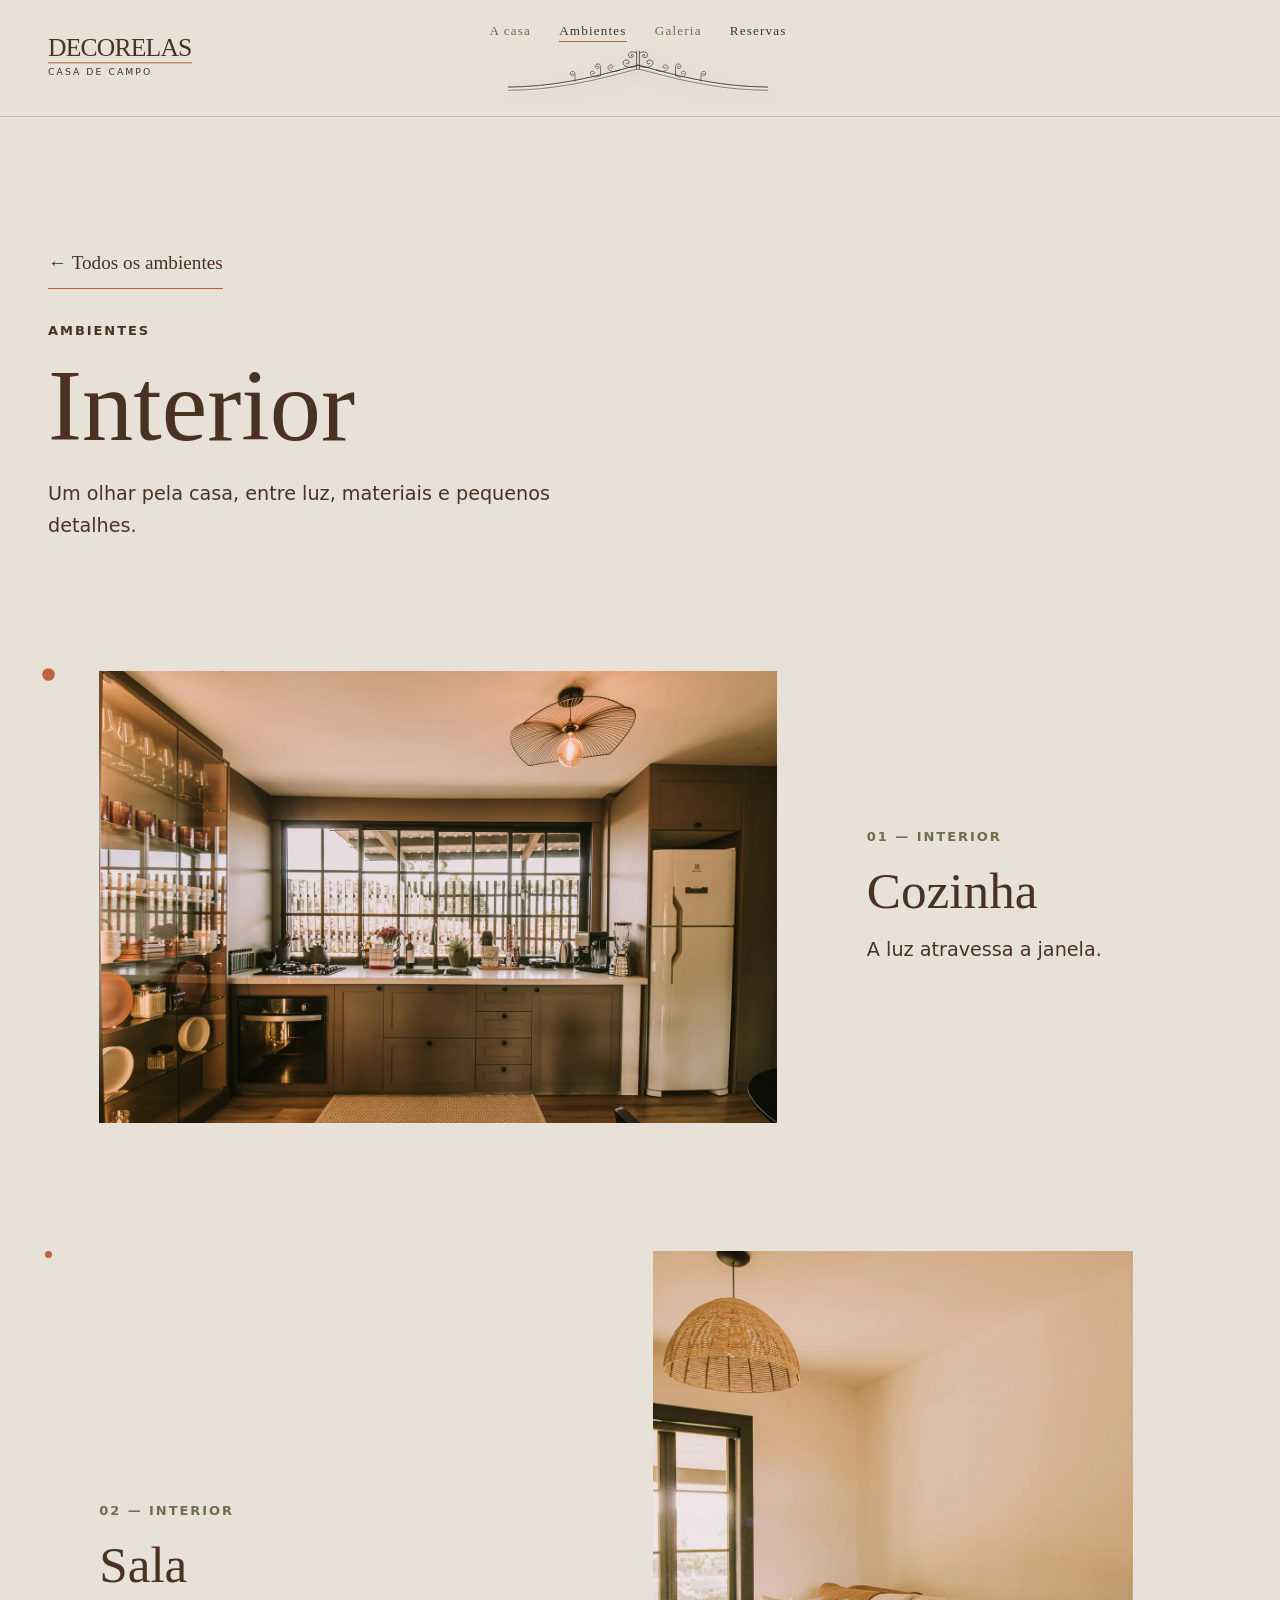
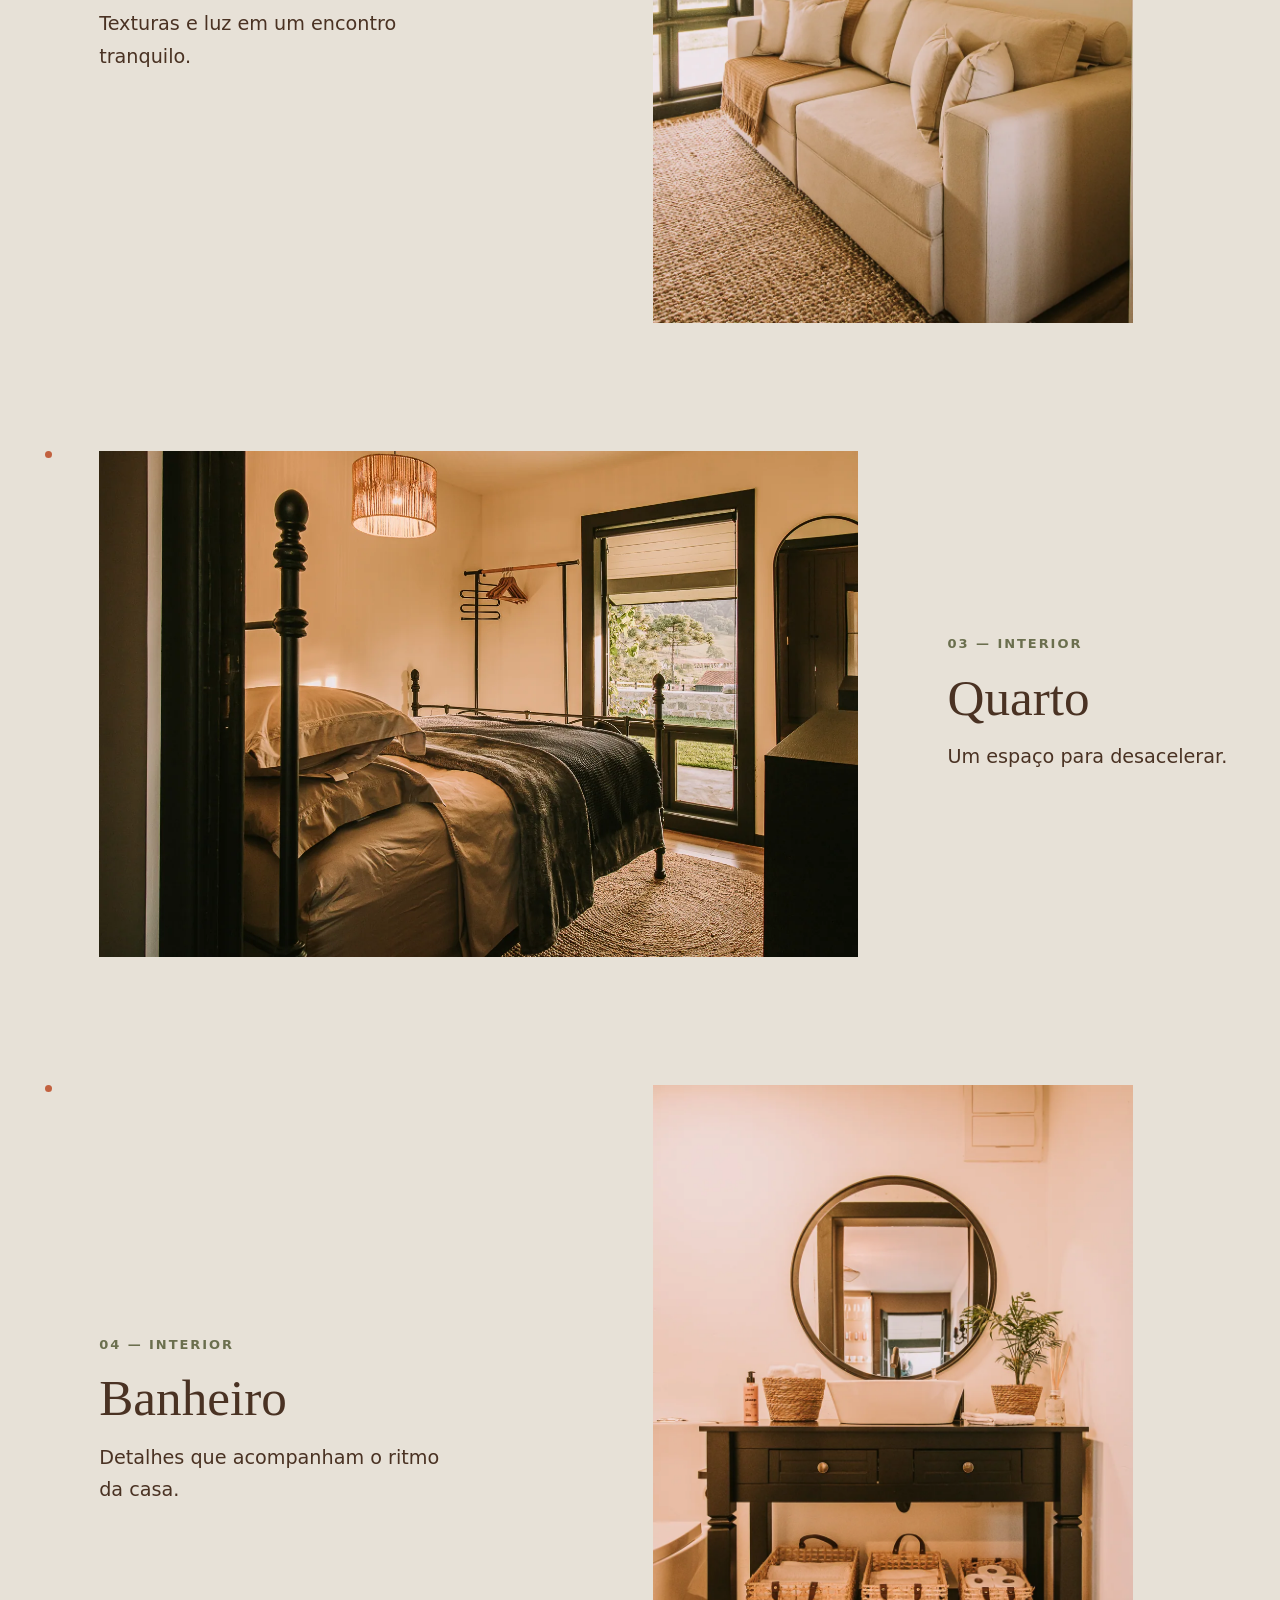
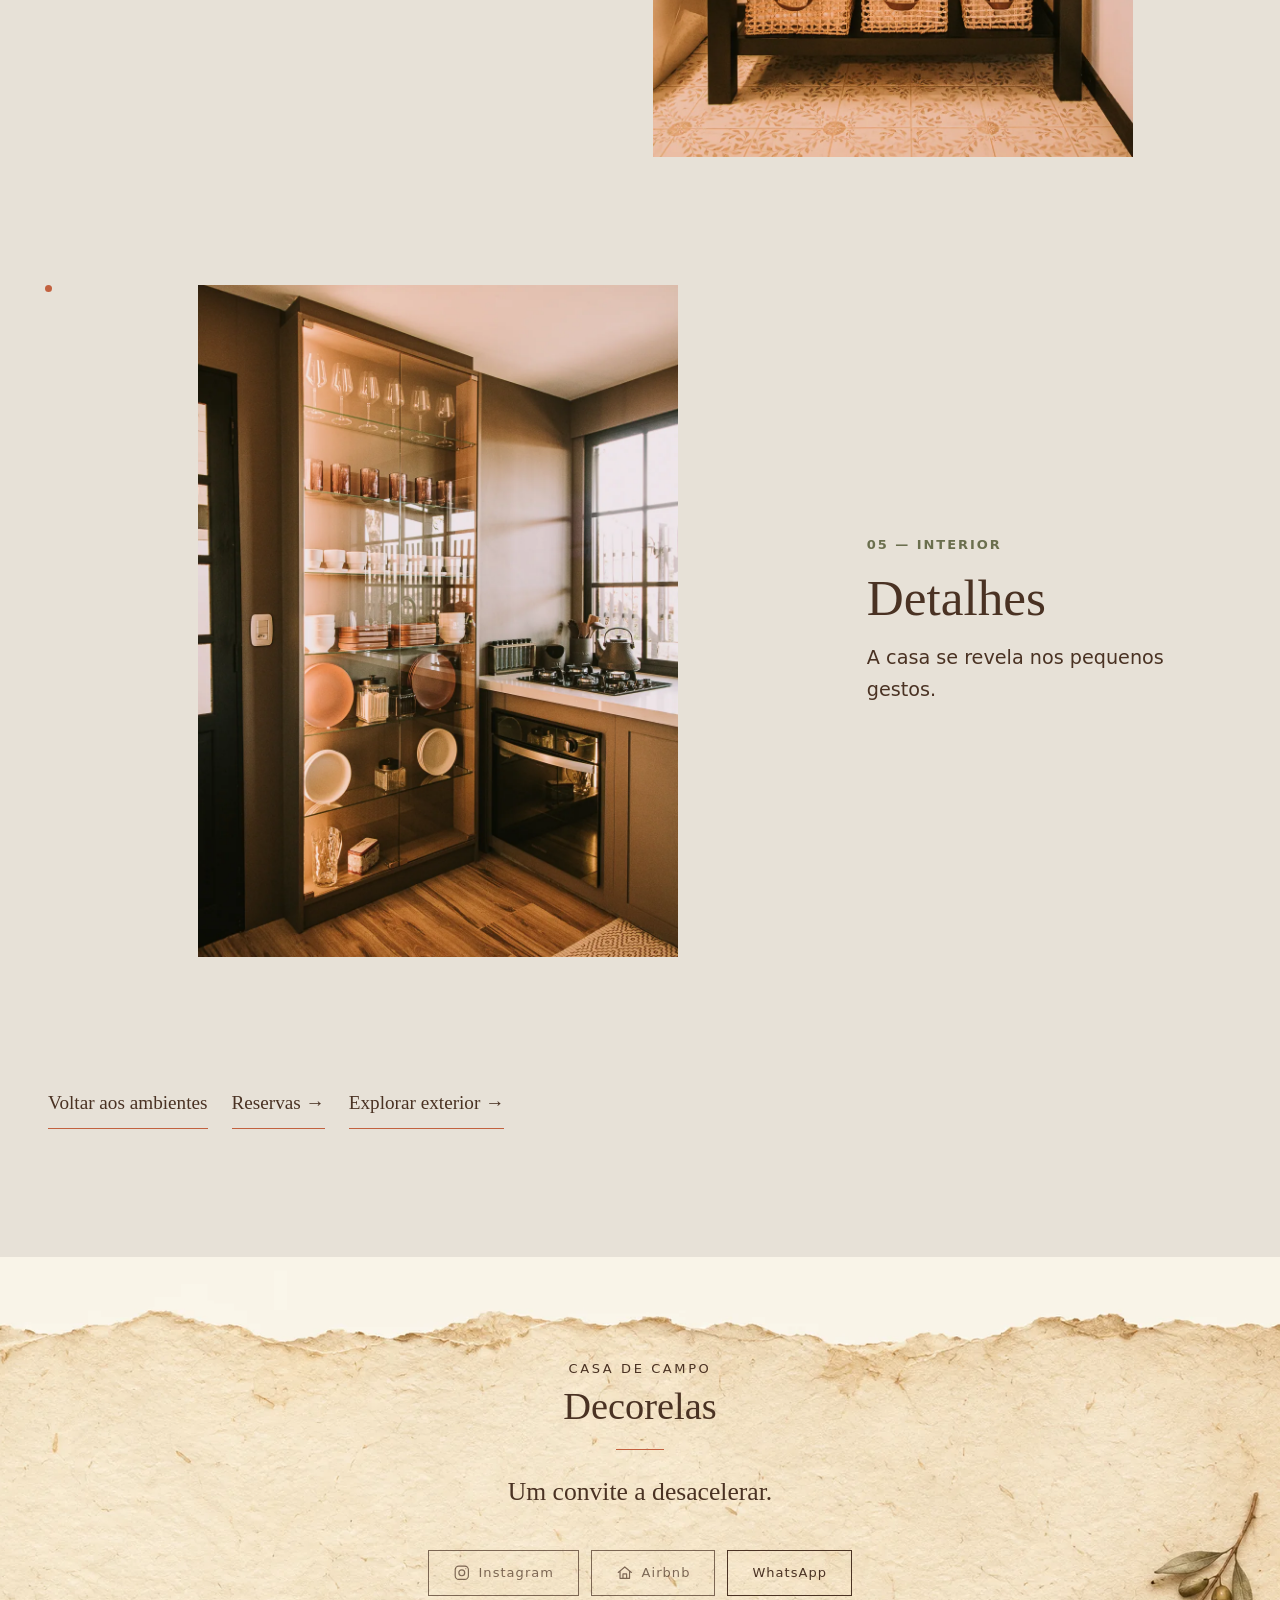
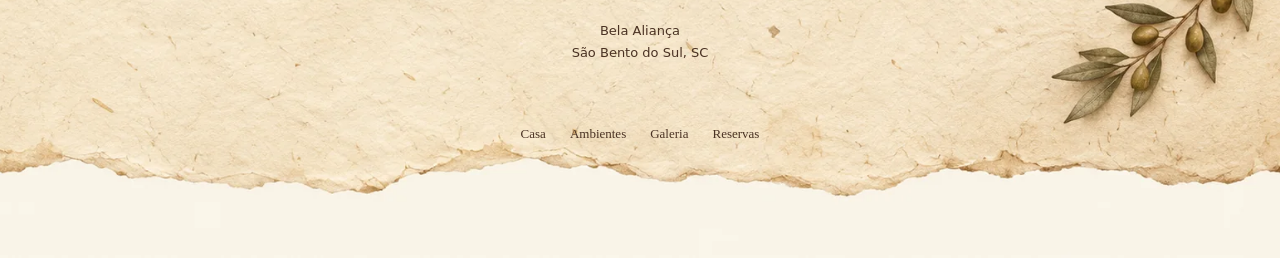
<file: interior.html>
<!doctype html>
<html lang="pt-BR">
<head>
    <meta charset="utf-8">
    <meta name="viewport" content="width=device-width, initial-scale=1">
    <meta name="description" content="Decorelas Casa de Campo — uma apresentação visual da casa e de seus ambientes.">
    <title>Interior | Decorelas Casa de Campo</title>
    <link rel="stylesheet" href="assets/css/tokens.css">
    <link rel="stylesheet" href="assets/css/base.css">
    <link rel="stylesheet" href="assets/css/components.css">
    <link rel="stylesheet" href="assets/css/home.css">
    <link rel="stylesheet" href="assets/css/ambientes.css">
    <script src="assets/js/main.js" defer></script>
    <script src="assets/js/menu.js" defer></script>
    <script src="assets/js/ambientes.js" defer></script>
</head>
<body>
    <a class="skip-link" href="#main-content">Pular para o conteúdo</a>
    <header class="site-header">
        <div class="container site-header__inner">
            <a class="site-brand" href="index.html" aria-label="Decorelas Casa de Campo — ir para o início">
                <span class="site-brand__name">Decorelas</span>
                <span class="site-brand__subtitle">Casa de Campo</span>
            </a>
            <nav class="site-nav" aria-label="Navegação principal">
                <ul class="site-nav__list">
                    <li><a class="site-nav__link" href="index.html">A casa</a></li>
                    <li><a class="site-nav__link" href="ambientes.html" aria-current="location">Ambientes</a></li>
                    <li><a class="site-nav__link" href="galeria.html">Galeria</a></li>
                    <li><a class="site-nav__cta" href="reservas.html">Reservas</a></li>
                </ul>
                <a class="header-ornament" href="index.html" aria-label="Decorelas Casa de Campo — ir para o início">
                    <img src="assets/img/brand/decorelas-portao-menu.svg" alt="" width="1200" height="220">
                </a>
            </nav>
            <button class="menu-button" type="button" aria-controls="mobile-menu" aria-expanded="false" aria-label="Abrir menu">
                <span class="menu-button__icon" aria-hidden="true"></span><span class="visually-hidden">Menu</span>
            </button>
        </div>
        <nav class="mobile-menu" id="mobile-menu" aria-label="Navegação móvel" hidden>
            <div class="container mobile-menu__inner"><ul class="mobile-menu__list">
                <li><a class="mobile-menu__link" href="index.html">A casa</a></li><li><a class="mobile-menu__link" href="ambientes.html" aria-current="location">Ambientes</a></li><li><a class="mobile-menu__link" href="galeria.html">Galeria</a></li><li><a class="mobile-menu__link" href="reservas.html">Reservas</a></li>
            </ul></div>
        </nav>
        <noscript>
            <style>.menu-button { display: none; } .hero-carousel__controls { display: none; }</style>
            <nav class="container no-js-nav" aria-label="Navega&#231;&#227;o principal"><a href="index.html">A casa</a><a href="ambientes.html">Ambientes</a><a href="galeria.html">Galeria</a><a href="reservas.html">Reservas</a></nav>
        </noscript>
    </header>
    <main id="main-content" tabindex="-1"><header class="visit__header container"><a href="ambientes.html" class="visit__back">&#8592; Todos os ambientes</a><p class="eyebrow">Ambientes</p><h1>Interior</h1><p class="visit__intro">Um olhar pela casa, entre luz, materiais e pequenos detalhes.</p></header><div class="visit__chapters container"><span class="visit__line" aria-hidden="true"></span><section class="visit__chapter" data-visit-chapter aria-labelledby="interior-cozinha"><img src="assets/img/ambientes/interior-cozinha.webp" alt="Cozinha com bancada e janela ampla." width="1500" height="1000" loading="lazy" decoding="async"><div class="visit__copy"><p class="visit__label">01 &#8212; Interior</p><h2 id="interior-cozinha">Cozinha</h2><p>A luz atravessa a janela.</p></div></section><section class="visit__chapter" data-visit-chapter aria-labelledby="interior-sala"><img src="assets/img/ambientes/interior-sala.webp" alt="Sala com sofá claro e tapete de fibra." width="1000" height="1500" loading="lazy" decoding="async"><div class="visit__copy"><p class="visit__label">02 &#8212; Interior</p><h2 id="interior-sala">Sala</h2><p>Texturas e luz em um encontro tranquilo.</p></div></section><section class="visit__chapter" data-visit-chapter aria-labelledby="interior-quarto"><img src="assets/img/ambientes/interior-quarto.webp" alt="Quarto com cama e janela voltada ao exterior." width="1500" height="1000" loading="lazy" decoding="async"><div class="visit__copy"><p class="visit__label">03 &#8212; Interior</p><h2 id="interior-quarto">Quarto</h2><p>Um espaço para desacelerar.</p></div></section><section class="visit__chapter" data-visit-chapter aria-labelledby="interior-banheiro"><img src="assets/img/ambientes/interior-banheiro.webp" alt="Detalhe do banheiro com espelho e bancada." width="1000" height="1500" loading="lazy" decoding="async"><div class="visit__copy"><p class="visit__label">04 &#8212; Interior</p><h2 id="interior-banheiro">Banheiro</h2><p>Detalhes que acompanham o ritmo da casa.</p></div></section><section class="visit__chapter" data-visit-chapter aria-labelledby="interior-detalhes"><img src="assets/img/ambientes/interior-detalhes.webp" alt="Detalhe da cozinha junto à porta." width="1000" height="1500" loading="lazy" decoding="async"><div class="visit__copy"><p class="visit__label">05 &#8212; Interior</p><h2 id="interior-detalhes">Detalhes</h2><p>A casa se revela nos pequenos gestos.</p></div></section></div><div class="container visit__next"><a href="ambientes.html">Voltar aos ambientes</a><a href="reservas.html">Reservas &#8594;</a><a href="exterior.html">Explorar exterior &#8594;</a></div></main>
    <footer class="home-footer">
        <div class="home-footer__body">
            <div class="container home-footer__inner">
                <div class="home-footer__brand"><p class="home-footer__subtitle">Casa de Campo</p><p class="home-footer__name">Decorelas</p></div>
                <p class="home-footer__message">Um convite a desacelerar.</p>
                <div class="home-footer__social" aria-label="Canais externos">
                    <button type="button" disabled><svg viewBox="0 0 24 24" fill="none" stroke="currentColor" stroke-width="1.6" aria-hidden="true"><rect x="3" y="3" width="18" height="18" rx="5"/><circle cx="12" cy="12" r="4"/><circle cx="17.5" cy="6.5" r=".8" fill="currentColor" stroke="none"/></svg>Instagram <span class="visually-hidden">— link ainda não disponível</span></button>
                    <button type="button" disabled><svg viewBox="0 0 24 24" fill="none" stroke="currentColor" stroke-width="1.6" stroke-linecap="round" stroke-linejoin="round" aria-hidden="true"><path d="M3 11.5 12 4l9 7.5M5.5 10v9.5h13V10M9.5 19.5v-6h5v6"/></svg>Airbnb <span class="visually-hidden">— link ainda não disponível</span></button>
                    <a href="https://wa.me/5547933844440" aria-label="Conversar pelo WhatsApp">WhatsApp</a>
                </div>
                <p class="home-footer__location">Bela Aliança<br>São Bento do Sul, SC</p>
                <nav aria-label="Navegação do rodapé">
                    <ul class="home-footer__nav">
                        <li><a href="index.html">Casa</a></li>
                        <li><a href="ambientes.html" aria-current="location">Ambientes</a></li>
                        <li><a href="galeria.html">Galeria</a></li>
                        <li><a href="reservas.html">Reservas</a></li>
                    </ul>
                </nav>
            </div>
        </div>
    </footer>
</body>
</html>
</file>
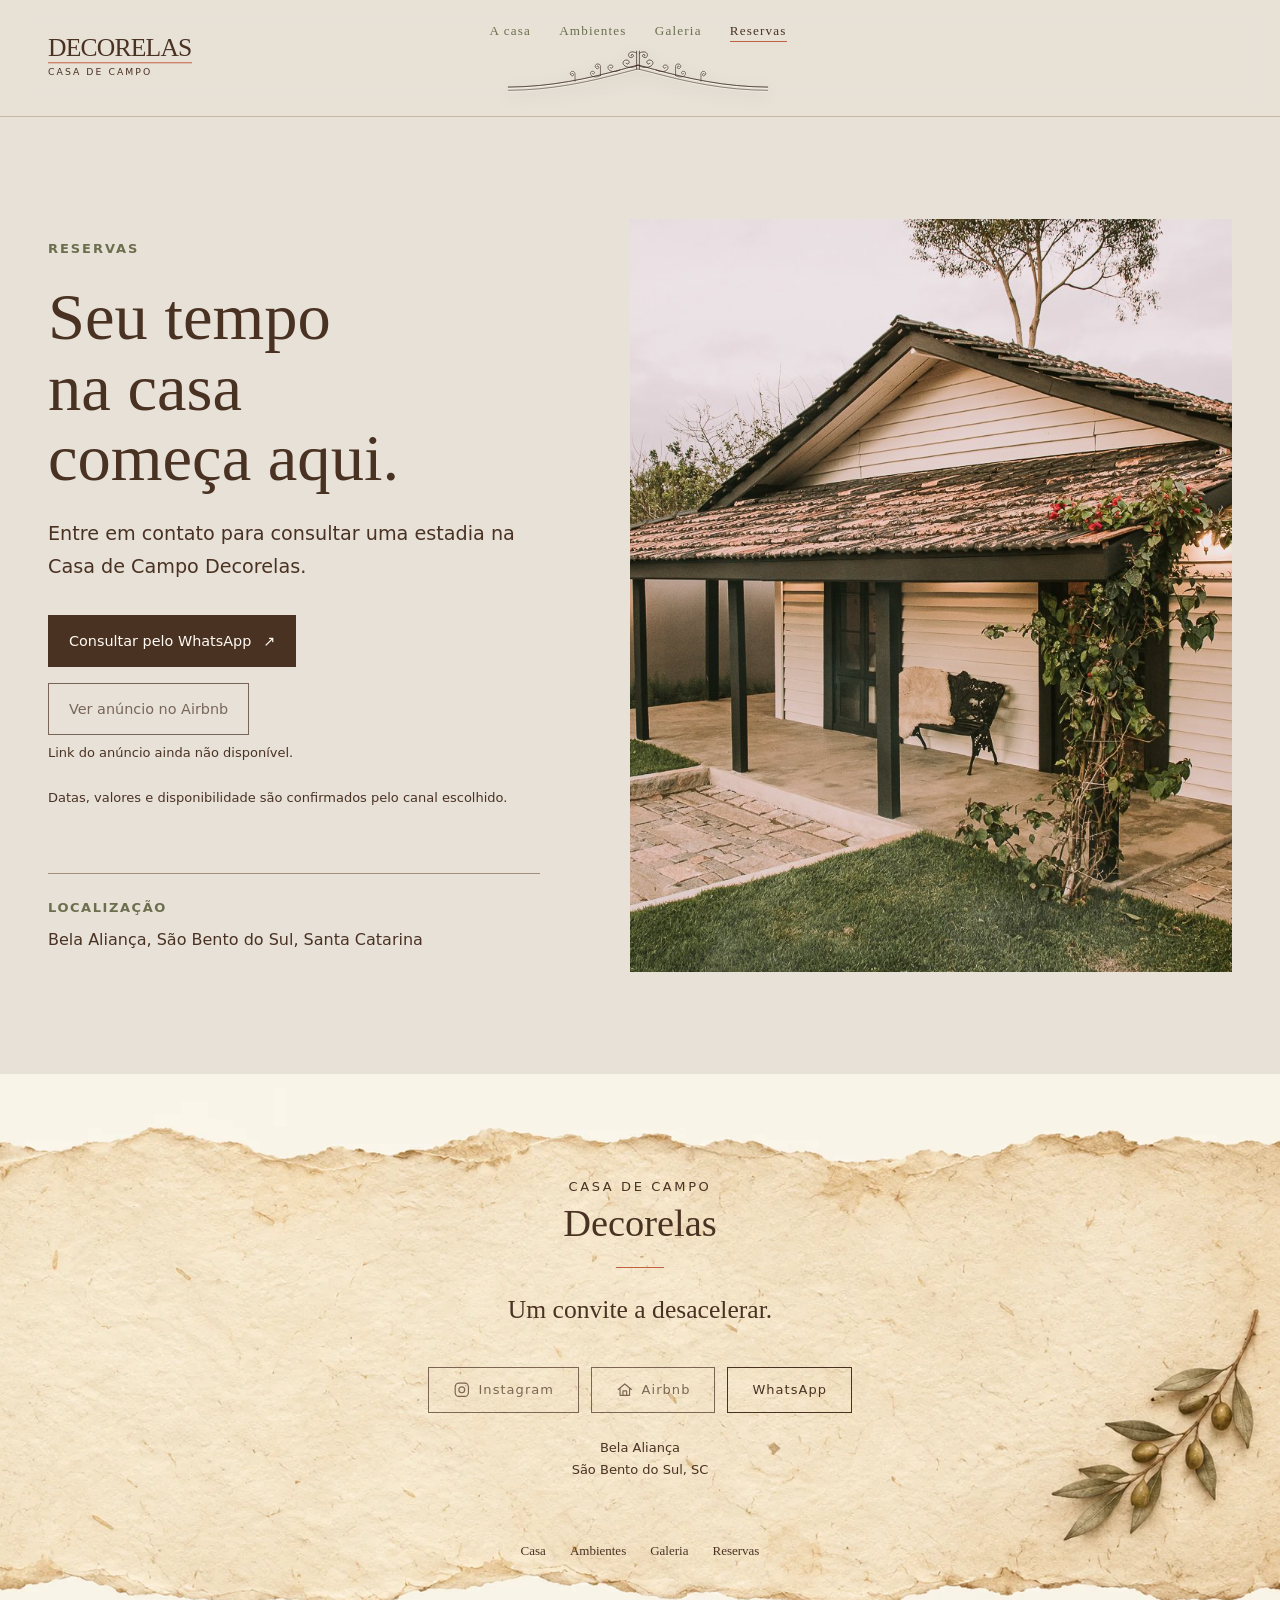
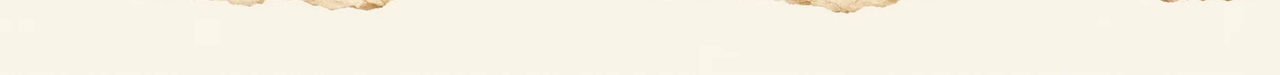
<file: reservas.html>
<!doctype html>
<html lang="pt-BR">
<head>
    <meta charset="utf-8">
    <meta name="viewport" content="width=device-width, initial-scale=1">
    <meta name="description" content="Decorelas Casa de Campo — uma apresentação visual da casa e de seus ambientes.">
    <title>Reservas | Decorelas Casa de Campo</title>
    <link rel="stylesheet" href="assets/css/tokens.css">
    <link rel="stylesheet" href="assets/css/base.css">
    <link rel="stylesheet" href="assets/css/components.css">
    <link rel="stylesheet" href="assets/css/home.css">
    <link rel="stylesheet" href="assets/css/reservas.css">
    <script src="assets/js/main.js" defer></script>
    <script src="assets/js/menu.js" defer></script>
</head>
<body>
    <a class="skip-link" href="#main-content">Pular para o conteúdo</a>
    <header class="site-header">
        <div class="container site-header__inner">
            <a class="site-brand" href="index.html" aria-label="Decorelas Casa de Campo — ir para o início">
                <span class="site-brand__name">Decorelas</span>
                <span class="site-brand__subtitle">Casa de Campo</span>
            </a>
            <nav class="site-nav" aria-label="Navegação principal">
                <ul class="site-nav__list">
                    <li><a class="site-nav__link" href="index.html">A casa</a></li>
                    <li><a class="site-nav__link" href="ambientes.html">Ambientes</a></li>
                    <li><a class="site-nav__link" href="galeria.html">Galeria</a></li>
                    <li><a class="site-nav__cta" href="reservas.html" aria-current="page">Reservas</a></li>
                </ul>
                <a class="header-ornament" href="index.html" aria-label="Decorelas Casa de Campo — ir para o início">
                    <img src="assets/img/brand/decorelas-portao-menu.svg" alt="" width="1200" height="220">
                </a>
            </nav>
            <button class="menu-button" type="button" aria-controls="mobile-menu" aria-expanded="false" aria-label="Abrir menu">
                <span class="menu-button__icon" aria-hidden="true"></span><span class="visually-hidden">Menu</span>
            </button>
        </div>
        <nav class="mobile-menu" id="mobile-menu" aria-label="Navegação móvel" hidden>
            <div class="container mobile-menu__inner"><ul class="mobile-menu__list">
                <li><a class="mobile-menu__link" href="index.html">A casa</a></li><li><a class="mobile-menu__link" href="ambientes.html">Ambientes</a></li><li><a class="mobile-menu__link" href="galeria.html">Galeria</a></li><li><a class="mobile-menu__link" href="reservas.html" aria-current="page">Reservas</a></li>
            </ul></div>
        </nav>
        <noscript>
            <style>.menu-button { display: none; } .hero-carousel__controls { display: none; }</style>
            <nav class="container no-js-nav" aria-label="Navega&#231;&#227;o principal"><a href="index.html">A casa</a><a href="ambientes.html">Ambientes</a><a href="galeria.html">Galeria</a><a href="reservas.html">Reservas</a></nav>
        </noscript>
    </header>
    <main id="main-content" tabindex="-1">
        <section class="booking" id="reservas" aria-labelledby="reservas-title">
            <div class="container booking__layout">
                <div class="booking__content">
                    <p class="eyebrow booking__eyebrow">Reservas</p>
                    <h1 id="reservas-title">Seu tempo na casa começa aqui.</h1>
                    <p class="booking__intro">Entre em contato para consultar uma estadia na Casa de Campo Decorelas.</p>
                    <div class="booking__actions" aria-label="Canais de contato">
                        <a class="booking__action booking__action--primary" href="https://wa.me/5547933844440" target="_blank" rel="noopener noreferrer">Consultar pelo WhatsApp <span aria-hidden="true">↗</span><span class="visually-hidden"> (abre em uma nova aba)</span></a>
                        <div class="booking__pending">
                            <button class="booking__action booking__action--secondary" type="button" disabled aria-describedby="airbnb-pending">Ver anúncio no Airbnb</button>
                            <p id="airbnb-pending">Link do anúncio ainda não disponível.</p>
                        </div>
                    </div>
                    <p class="booking__note">Datas, valores e disponibilidade são confirmados pelo canal escolhido.</p>
                    <div class="booking__location">
                        <p class="booking__location-label">Localização</p>
                        <p>Bela Aliança, São Bento do Sul, Santa Catarina</p>
                    </div>
                </div>
                <figure class="booking__image">
                    <img src="assets/img/narrativa/fachada.jpg" alt="Fachada da casa com varanda e jardim." width="1500" height="1000" decoding="async">
                </figure>
            </div>
        </section>
    </main>
    <footer class="home-footer">
        <div class="home-footer__body">
            <div class="container home-footer__inner">
                <div class="home-footer__brand"><p class="home-footer__subtitle">Casa de Campo</p><p class="home-footer__name">Decorelas</p></div>
                <p class="home-footer__message">Um convite a desacelerar.</p>
                <div class="home-footer__social" aria-label="Canais externos">
                    <button type="button" disabled><svg viewBox="0 0 24 24" fill="none" stroke="currentColor" stroke-width="1.6" aria-hidden="true"><rect x="3" y="3" width="18" height="18" rx="5"/><circle cx="12" cy="12" r="4"/><circle cx="17.5" cy="6.5" r=".8" fill="currentColor" stroke="none"/></svg>Instagram <span class="visually-hidden">— link ainda não disponível</span></button>
                    <button type="button" disabled><svg viewBox="0 0 24 24" fill="none" stroke="currentColor" stroke-width="1.6" stroke-linecap="round" stroke-linejoin="round" aria-hidden="true"><path d="M3 11.5 12 4l9 7.5M5.5 10v9.5h13V10M9.5 19.5v-6h5v6"/></svg>Airbnb <span class="visually-hidden">— link ainda não disponível</span></button>
                    <a href="https://wa.me/5547933844440" aria-label="Conversar pelo WhatsApp">WhatsApp</a>
                </div>
                <p class="home-footer__location">Bela Aliança<br>São Bento do Sul, SC</p>
                <nav aria-label="Navegação do rodapé">
                    <ul class="home-footer__nav">
                        <li><a href="index.html">Casa</a></li>
                        <li><a href="ambientes.html">Ambientes</a></li>
                        <li><a href="galeria.html">Galeria</a></li>
                        <li><a href="reservas.html" aria-current="page">Reservas</a></li>
                    </ul>
                </nav>
            </div>
        </div>
    </footer>
</body>
</html>
</file>
<file: assets/css/tokens.css>
:root {
  color-scheme: light;
  --color-ink: #4a3223;
  --color-ink-muted: #6b6f4e;
  --color-canvas: #e7e1d7;
  --color-surface: #fffaf3;
  --color-surface-background: #e7e1d7;
  --color-surface-raised: #eadbca;
  --color-border: #cbb8a4;
  --color-border-strong: #a48f7a;
  --color-focus: #c2613f;
  --color-terracotta: #c2613f;
  --font-sans: ui-sans-serif,system-ui,-apple-system,BlinkMacSystemFont,"Segoe UI",sans-serif;
  --font-display: Georgia,"Times New Roman",serif;
  --text-sm: .8125rem;
  --text-base: 1rem;
  --text-lg: clamp(1.125rem,1.5vw,1.375rem);
  --text-xl: clamp(1.5rem,2vw,2rem);
  --text-2xl: clamp(2.8rem,7vw,7rem);
  --space-2: .5rem;
  --space-3: .75rem;
  --space-4: 1rem;
  --space-5: 1.5rem;
  --space-6: 2rem;
  --space-8: clamp(4.5rem,10vw,9rem);
  --container-max: 78rem;
  --container-gutter: clamp(1.1rem,4vw,3rem);
  --transition-fast: 160ms ease;
  --transition-default: 300ms ease;
  --z-header: 10;
  --z-menu: 20;
  --z-skip-link: 30;
}
</file>
<file: assets/css/base.css>
*,
*::before,
*::after {
  box-sizing: border-box;
}

html {
  scroll-behavior: smooth;
  scroll-padding-top: 5rem;
}

@media (min-width: 64rem) {
  html {
    scroll-padding-top: 8rem;
  }
}

body {
  min-width: 20rem;
  min-height: 100vh;
  margin: 0;
  background: var(--color-canvas);
  color: var(--color-ink);
  font-family: var(--font-sans);
  font-size: var(--text-base);
  line-height: 1.5;
  -webkit-font-smoothing: antialiased;
  text-rendering: optimizeLegibility;
}

body.menu-open {
  overflow: hidden;
}

html:has(body.menu-open) {
  overflow: hidden;
}

img,
picture,
svg {
  display: block;
  max-width: 100%;
}

a {
  color: inherit;
  text-decoration: none;
}

button,
input,
textarea,
select {
  font: inherit;
}

button {
  border: 0;
  cursor: pointer;
}

h1,
h2,
h3,
p,
ul {
  margin: 0;
}

ul {
  padding: 0;
  list-style: none;
}

h1,
h2,
h3 {
  font-family: var(--font-display);
  line-height: 0.95;
  text-wrap: balance;
}

:focus-visible {
  outline: 3px solid var(--color-focus);
  outline-offset: 3px;
}

.container {
  width: min(100% - (var(--container-gutter) * 2), var(--container-max));
  margin-inline: auto;
}

.visually-hidden {
  position: absolute;
  width: 1px;
  height: 1px;
  padding: 0;
  overflow: hidden;
  clip: rect(0, 0, 0, 0);
  white-space: nowrap;
  border: 0;
}

.skip-link {
  position: fixed;
  z-index: var(--z-skip-link);
  top: var(--space-3);
  left: var(--space-3);
  padding: var(--space-3) var(--space-4);
  background: var(--color-ink);
  color: var(--color-surface);
  transform: translateY(-200%);
  transition: transform var(--transition-fast);
}

.skip-link:focus {
  transform: translateY(0);
}

@media (prefers-reduced-motion: reduce) {
  html {
    scroll-behavior: auto;
  }

  *,
  *::before,
  *::after {
    scroll-behavior: auto !important;
    transition-duration: 0.01ms !important;
    animation-duration: 0.01ms !important;
    animation-iteration-count: 1 !important;
  }
}
</file>
<file: assets/css/components.css>
.site-header {
  position: sticky;
  z-index: var(--z-header);
  top: 0;
  border-bottom: 1px solid var(--color-border);
  background: color-mix(in srgb,var(--color-canvas) 93%,transparent);
  backdrop-filter: blur(12px);
  overflow-anchor: none;
  transition: background var(--transition-default),box-shadow var(--transition-default)
}

.site-header__inner {
  min-height: 4.75rem;
  display: grid;
  grid-template-columns: 1fr auto;
  align-items: center;
  gap: var(--space-3);
  transition: min-height 420ms cubic-bezier(.22,.61,.36,1),gap 420ms cubic-bezier(.22,.61,.36,1)
}

.site-brand {
  display: grid;
  gap: .1rem;
  width: max-content;
  letter-spacing: -.05em
}

.site-brand__name {
  font-family: var(--font-display);
  font-size: var(--text-xl);
  line-height: .85;
  text-transform: uppercase;
  transition: font-size var(--transition-default),padding var(--transition-default)
}

.site-brand__subtitle {
  font-size: .58rem;
  letter-spacing: .22em;
  text-transform: uppercase;
  transition: font-size var(--transition-default),opacity var(--transition-default)
}

.header-ornament,
.site-nav {
  display: none
}

.menu-button {
  display: inline-grid;
  width: 2.75rem;
  height: 2.75rem;
  place-items: center;
  border: 1px solid var(--color-border-strong);
  background: transparent;
  color: var(--color-ink);
  transition: width var(--transition-default),height var(--transition-default)
}

.site-header--compact {
  box-shadow: 0 5px 18px rgba(74,50,35,.08)
}

.site-header--compact .site-header__inner {
  min-height: 3.75rem
}

.site-header--compact .site-brand__name {
  font-size: 1.35rem
}

.site-header--compact .site-brand__subtitle {
  font-size: .5rem
}

.site-header--compact .menu-button {
  width: 2.75rem;
  height: 2.75rem
}

.site-header--compact .mobile-menu {
  top: 3.75rem;
  max-height: calc(100dvh - 3.75rem)
}

.menu-button__icon,
.menu-button__icon::before,
.menu-button__icon::after {
  display: block;
  width: 1.2rem;
  height: 1px;
  background: currentColor;
  content: "";
  transition: transform var(--transition-fast)
}

.menu-button__icon {
  position: relative
}

.menu-button__icon::before,
.menu-button__icon::after {
  position: absolute;
  left: 0
}

.menu-button__icon::before {
  top: -.38rem
}

.menu-button__icon::after {
  top: .38rem
}

.menu-button[aria-expanded="true"] .menu-button__icon {
  background: transparent
}

.menu-button[aria-expanded="true"] .menu-button__icon::before {
  top: 0;
  transform: rotate(45deg)
}

.menu-button[aria-expanded="true"] .menu-button__icon::after {
  top: 0;
  transform: rotate(-45deg)
}

.mobile-menu {
  position: fixed;
  z-index: var(--z-menu);
  inset: 4.75rem 0 auto;
  max-height: calc(100vh - 4.75rem);
  max-height: calc(100dvh - 4.75rem);
  overflow-y: auto;
  overscroll-behavior: contain;
  -webkit-overflow-scrolling: touch;
  background: var(--color-canvas);
  box-shadow: 0 12px 24px rgba(74,50,35,.12);
  transition: top var(--transition-default)
}

@media (max-width: 63.999rem) {
  .site-header {
    background: var(--color-canvas);
    backdrop-filter: none;
  }

  .site-header__inner {
    position: relative;
  }

  .site-header__inner::before {
    content: "";
    display: block;
    position: absolute;
    left: 50%;
    top: 50%;
    width: clamp(3.5rem, calc(100vw - 15.5rem), 8rem);
    aspect-ratio: 1200 / 220;
    background: url("../img/brand/decorelas-portao-menu.svg") center / contain no-repeat;
    transform: translate(-50%, -50%);
    pointer-events: none;
  }

  .site-brand__name,
  .site-header--compact .site-brand__name {
    font-size: 1.15rem;
  }

  .site-brand__subtitle,
  .site-header--compact .site-brand__subtitle {
    font-size: .5rem;
  }
}

.no-js-nav {
  padding-block: var(--space-3);
}

.no-js-nav a {
  display: inline-flex;
  align-items: center;
  min-height: 2.75rem;
  margin-right: 1rem;
}

@media (min-width: 64rem) {
  .no-js-nav {
    display: none;
  }
}

@media (max-width: 63.999rem) and (prefers-reduced-motion: no-preference) {
  .site-header__inner::before {
    animation: mobile-ornament-enter 700ms ease-out both;
  }

  @keyframes mobile-ornament-enter {
    from { opacity: 0; transform: translate(-50%, calc(-50% - 3px)); }
    to { opacity: 1; transform: translate(-50%, -50%); }
  }
}

.mobile-menu__inner {
  padding-block: var(--space-3)
}

.mobile-menu__list {
  border-top: 1px solid var(--color-border)
}

.mobile-menu__link {
  display: flex;
  min-height: 3rem;
  align-items: center;
  border-bottom: 1px solid var(--color-border);
  font-family: var(--font-display);
  font-size: 1.25rem
}

.mobile-menu__link[aria-current="page"],
.mobile-menu__link[aria-current="location"] {
  text-decoration: underline;
  text-decoration-color: var(--color-terracotta);
  text-underline-offset: .35em;
}

.button {
  display: inline-flex;
  min-height: 3rem;
  align-items: center;
  justify-content: center;
  padding: var(--space-3) var(--space-5);
  border: 1px solid currentColor;
  background: var(--color-ink);
  color: var(--color-surface);
  font-size: var(--text-sm);
  font-weight: 700;
  letter-spacing: .12em;
  text-transform: uppercase;
  transition: background var(--transition-fast),transform var(--transition-fast)
}

.button:hover {
  transform: translateY(-2px);
  background: var(--color-terracotta)
}

.button--light {
  background: transparent;
  color: var(--color-surface)
}

.button--light:hover {
  background: var(--color-surface);
  color: var(--color-ink)
}

.site-footer {
  border-top: 1px solid var(--color-border)
}

.site-footer__inner {
  display: flex;
  flex-direction: column;
  gap: var(--space-2);
  padding-block: var(--space-6)
}

.site-footer__brand {
  font-family: var(--font-display);
  font-size: var(--text-lg)
}

.site-footer__note {
  color: var(--color-ink-muted);
  font-size: var(--text-sm)
}

@media (min-width:64rem) {
  .site-header__inner {
    position: relative;
    display: grid;
    min-height: 7.25rem;
    justify-items: center;
    align-content: center;
    gap: .25rem
  }

  .site-brand {
    position: absolute;
    left: 0;
    top: 50%;
    transform: translateY(-50%);
    text-align: left
  }

  .site-brand__name {
    padding-bottom: .2rem;
    border-bottom: 1px solid var(--color-terracotta)
  }

  .site-nav {
    display: grid;
    justify-items: center;
    gap: .15rem;
    transition: gap 420ms cubic-bezier(.22,.61,.36,1)
  }

  .site-nav__list {
    display: flex;
    align-items: center;
    justify-content: center;
    gap: clamp(1.25rem,2.2vw,2.4rem);
    white-space: nowrap
  }

  .site-nav__link,
  .site-nav__cta {
    padding-bottom: .2rem;
    border-bottom: 1px solid transparent;
    font-family: var(--font-display);
    font-size: .82rem;
    letter-spacing: .09em;
    text-transform: none
  }

  .site-nav__link {
    color: var(--color-ink-muted)
  }

  .site-nav__link:hover {
    color: var(--color-terracotta)
  }

  .site-nav__cta {
    color: var(--color-ink)
  }

  .site-nav__link[aria-current="page"],
  .site-nav__link[aria-current="location"],
  .site-nav__cta[aria-current="page"] {
    border-bottom-color: var(--color-terracotta);
    color: var(--color-ink);
  }

  .site-nav__cta:hover {
    color: var(--color-terracotta)
  }

  .header-ornament {
    display: block;
    width: min(100%,clamp(15rem,21.82vw,25.91rem));
    margin-top: .2rem;
    transition: margin 420ms cubic-bezier(.22,.61,.36,1)
  }

  .header-ornament img {
    display: block;
    width: 100%;
    height: auto;
    opacity: 1;
    filter: drop-shadow(0 1px 0 rgba(255,250,243,.85)) drop-shadow(0 5px 8px rgba(74,50,35,.16));
    transition: transform var(--transition-default),filter var(--transition-default),opacity var(--transition-default)
  }

  .header-ornament:hover img,
  .header-ornament:focus-visible img {
    transform: translateY(-2px);
    opacity: 1;
    filter: drop-shadow(0 1px 0 rgba(255,250,243,.95)) drop-shadow(0 9px 14px rgba(74,50,35,.25))
  }

  .site-header--compact .site-header__inner {
    min-height: 5.1rem;
    gap: 0
  }

  .site-header--compact .site-brand__name {
    font-size: 1.45rem;
    padding-bottom: .1rem
  }

  .site-header--compact .site-brand__subtitle {
    font-size: .48rem;
    opacity: .85
  }

  .site-header--compact .site-nav {
    gap: 0
  }

  .site-header--compact .header-ornament {
    margin-top: 0;
    width: min(100%,clamp(9rem,12.55vw,13.64rem))
  }

  .site-header--compact .header-ornament img {
    filter: drop-shadow(0 3px 6px rgba(74,50,35,.14))
  }

  .menu-button,
  .mobile-menu {
    display: none
  }

  .site-footer__inner {
    flex-direction: row;
    justify-content: space-between;
    align-items: baseline
  }
}
</file>
<file: assets/css/home.css>
.section {
  padding-block: var(--space-8);
}

.hero {
  position: relative;
  display: grid;
  min-height: calc(100svh - 4.75rem);
  align-items: end;
  overflow: hidden;
  color: var(--color-surface);
}

.hero-carousel,
.hero-carousel__slides,
.hero-carousel__slide,
.hero__veil {
  position: absolute;
  inset: 0;
}

.hero-carousel__slide {
  margin: 0;
  opacity: 0;
  transition: opacity 700ms ease;
}

.hero-carousel__slide.is-active {
  opacity: 1;
}

.hero-carousel__slide img {
  width: 100%;
  height: 100%;
  object-fit: cover;
}

@media (prefers-reduced-motion: no-preference) {
  .hero-carousel__slide.is-animating img {
    animation: hero-photo-in 700ms ease-out both;
  }

  .hero__content.is-animating > .eyebrow,
  .hero__content.is-animating > h1,
  .hero__content.is-animating > p:not(.eyebrow),
  .hero__content.is-animating > .hero__actions {
    animation: hero-text-in 450ms ease-out both;
  }

  .hero__content.is-animating > h1 {
    animation-delay: 70ms;
  }

  .hero__content.is-animating > p:not(.eyebrow) {
    animation-delay: 140ms;
  }

  .hero__content.is-animating > .hero__actions {
    animation-delay: 210ms;
  }
}

@keyframes hero-photo-in {
  from {
    opacity: .75;
    transform: scale(1.02);
  }

  to {
    opacity: 1;
    transform: scale(1);
  }
}

@keyframes hero-text-in {
  from {
    opacity: 0;
    transform: translateY(8px);
  }

  to {
    opacity: 1;
    transform: translateY(0);
  }
}

.hero__veil {
  background: linear-gradient(0deg, rgba(47, 29, 19, .82), rgba(47, 29, 19, .34) 48%, rgba(47, 29, 19, .04) 78%);
  pointer-events: none;
}

.hero__content {
  position: relative;
  z-index: 1;
  max-width: 34rem;
  padding-block: clamp(4.5rem, 17vw, 7.5rem);
}

.eyebrow {
  margin: 0 0 var(--space-4);
  font-size: var(--text-sm);
  font-weight: 700;
  letter-spacing: .15em;
  text-transform: uppercase;
}

.hero h1 {
  max-width: 11ch;
  font-size: clamp(2.5rem, 4vw, 3.75rem);
  font-weight: 400;
  line-height: 1.04;
  text-shadow: 0 3px 16px rgba(24, 13, 8, .62);
  text-wrap: balance;
}

.section h1,
.section h2 {
  font-size: var(--text-2xl);
  font-weight: 400;
}

.hero__content > p:not(.eyebrow) {
  max-width: 31rem;
  margin-top: clamp(1rem, 2vw, 1.4rem);
  font-size: clamp(1rem, 1.25vw, 1.1875rem);
  line-height: 1.6;
  text-shadow: 0 2px 10px rgba(24, 13, 8, .72);
}

.hero__actions {
  display: flex;
  flex-wrap: wrap;
  align-items: center;
  gap: var(--space-5);
  margin-top: clamp(1.5rem, 3vw, 2.25rem);
}

.hero__text-link {
  padding-bottom: .25rem;
  border-bottom: 1px solid var(--color-terracotta);
  font-family: var(--font-display);
  font-size: var(--text-lg);
}

.hero-carousel__controls {
  position: absolute;
  z-index: 2;
  right: var(--container-gutter);
  bottom: var(--space-5);
  display: flex;
  align-items: center;
  gap: var(--space-3);
}

.hero-carousel__button,
.hero-carousel__dots button {
  border: 1px solid rgba(255, 250, 243, .7);
  background: rgba(74, 50, 35, .32);
  color: var(--color-surface);
}

.hero-carousel__button {
  width: 2.75rem;
  height: 2.75rem;
  font-size: 1.3rem;
}

.hero-carousel__toggle {
  font-size: 1rem;
}

.hero-carousel__dots {
  display: flex;
  gap: 0;
}

.hero-carousel__dots button {
  display: grid;
  width: 2.75rem;
  height: 2.75rem;
  padding: 0;
  place-items: center;
  border: 0;
  background: transparent;
}

.hero-carousel__dots button::before {
  content: "";
  width: .65rem;
  height: .65rem;
  border: 1px solid rgba(255, 250, 243, .7);
  border-radius: 50%;
  background: rgba(74, 50, 35, .32);
}

.hero-carousel__dots button.is-active::before {
  background: var(--color-surface);
}

.intro {
  background: var(--color-surface-background);
}

.intro__grid {
  display: grid;
  gap: var(--space-6);
}

.intro__marker {
  margin: 0;
  color: var(--color-ink-muted);
}

.intro__marker::before {
  content: "";
  display: block;
  width: 2.5rem;
  height: 1px;
  margin-bottom: var(--space-4);
  background: var(--color-terracotta);
}

.intro h2 {
  max-width: 16ch;
  font-size: clamp(2.2rem, 3.5vw, 3.75rem);
  line-height: 1.12;
}

.intro__text,
.gallery__header > p:last-child,
.reservations p {
  max-width: 38rem;
  margin-top: var(--space-5);
  font-size: var(--text-lg);
}

.intro__text {
  max-width: 36rem;
  line-height: 1.75;
}

.intro__link {
  display: inline-flex;
  align-items: center;
  gap: var(--space-3);
  margin-top: var(--space-6);
  padding-bottom: var(--space-2);
  border-bottom: 1px solid var(--color-terracotta);
  color: var(--color-ink);
  font-family: var(--font-display);
  font-size: var(--text-lg);
}

.intro__link:hover {
  color: var(--color-terracotta);
}

.home-divider {
  height: clamp(210px, calc(176px + 8.7vw), 300px);
  display: flex;
  align-items: center;
  background: #e9d7b6 url("../img/faixa_layout/Faixa\ de\ pergaminho\ com\ ramo\ seco-1.png") right center / cover no-repeat;
  color: var(--color-ink);
}

.home-divider__content {
  padding-block: var(--space-5);
}

.home-divider__eyebrow {
  max-width: 65%;
  margin-bottom: var(--space-3);
  font-size: var(--text-sm);
  font-weight: 700;
  letter-spacing: .15em;
}

.home-divider__title {
  max-width: min(65%, 22ch);
  font-family: var(--font-display);
  font-size: clamp(1.5rem, 2.5vw, 2.5rem);
  font-weight: 400;
  line-height: 1.15;
}

.story {
  background: var(--color-surface-background);
}

.story__inner {
  position: relative;
  display: grid;
  gap: clamp(5rem, 12vw, 11rem);
  padding-left: clamp(1.5rem, 5vw, 3rem);
}

.story__line {
  position: absolute;
  top: 0;
  bottom: 0;
  left: 0;
  width: 1px;
  background: var(--color-terracotta);
  opacity: .6;
  transform: scaleY(var(--story-progress, 1));
  transform-origin: top;
}

.story__chapter {
  position: relative;
  display: grid;
  gap: clamp(1.5rem, 3vw, 3rem);
  align-items: center;
}

.story__chapter::before {
  content: "";
  position: absolute;
  z-index: 1;
  top: 2rem;
  left: calc(-1 * clamp(1.5rem, 5vw, 3rem));
  width: .6rem;
  height: .6rem;
  border: 1px solid var(--color-terracotta);
  border-radius: 50%;
  background: var(--color-surface-background);
  transform: translateX(-50%);
}

@media (prefers-reduced-motion: no-preference) {
  .story__chapter.is-revealed::before {
    background: var(--color-terracotta);
    animation: story-marker-in 600ms ease-out;
  }

  @keyframes story-marker-in {
    0% { transform: translateX(-50%) scale(.65); }
    55% { transform: translateX(-50%) scale(1.35); }
    100% { transform: translateX(-50%) scale(1); }
  }
}

.story__image {
  width: 100%;
  height: auto;
  aspect-ratio: 3 / 2;
  object-fit: cover;
}

.story__image--arrival {
  object-position: 35% center;
}

.story__image--facade {
  object-position: 50% 45%;
}

.story__image--living {
  aspect-ratio: 2 / 3;
  max-height: 40rem;
  object-position: center;
}

.story__image--outside {
  object-position: 55% center;
}

.story__copy {
  max-width: 28rem;
}

.story__label {
  margin-bottom: var(--space-4);
  color: var(--color-ink-muted);
  font-size: var(--text-sm);
  font-weight: 700;
  letter-spacing: .15em;
}

.story__copy h3 {
  max-width: 15ch;
  font-size: clamp(2rem, 3.3vw, 3.5rem);
  font-weight: 400;
  line-height: 1.12;
}

.story__copy > p:not(.story__label) {
  margin-top: var(--space-4);
  font-size: var(--text-lg);
  line-height: 1.7;
}

.story__link {
  display: inline-flex;
  gap: var(--space-3);
  margin-top: var(--space-6);
  padding-bottom: var(--space-2);
  border-bottom: 1px solid var(--color-terracotta);
  font-family: var(--font-display);
  font-size: var(--text-lg);
}

.story__link:hover {
  color: var(--color-terracotta);
}

.home-footer__body {
  background: #f8f3e6 url("../img/details/faixa-footer.webp") right center / cover no-repeat;
  color: var(--color-ink);
}

.home-footer__inner {
  display: flex;
  flex-direction: column;
  align-items: center;
  gap: var(--space-5);
  padding-block: clamp(4rem, 8vw, 7rem);
  text-align: center;
}

.home-footer__brand::after {
  content: "";
  display: block;
  width: 3rem;
  height: 1px;
  margin: var(--space-5) auto 0;
  background: var(--color-terracotta);
}

.home-footer__subtitle {
  margin-bottom: var(--space-2);
  font-size: var(--text-sm);
  letter-spacing: .2em;
  text-transform: uppercase;
}

.home-footer__name {
  font-family: var(--font-display);
  font-size: clamp(2rem, 3vw, 2.75rem);
  line-height: 1;
}

.home-footer__message {
  max-width: 32rem;
  font-family: var(--font-display);
  font-size: clamp(1.3rem, 2vw, 1.75rem);
  line-height: 1.4;
}

.home-footer__social {
  display: flex;
  flex-wrap: wrap;
  justify-content: center;
  gap: var(--space-3);
  margin-top: var(--space-4);
}

.home-footer__social button,
.home-footer__social a {
  display: inline-flex;
  align-items: center;
  justify-content: center;
  gap: var(--space-2);
  min-height: 2.75rem;
  padding: var(--space-3) var(--space-5);
  border: 1px solid var(--color-ink);
  background: transparent;
  color: var(--color-ink);
  font-size: var(--text-sm);
  letter-spacing: .08em;
}

.home-footer__social svg {
  width: 1.1rem;
  height: 1.1rem;
  flex: none;
}

.home-footer__social a:hover {
  border-color: var(--color-terracotta);
  color: var(--color-terracotta);
}

.home-footer__social button:disabled {
  opacity: .7;
  cursor: default;
}

.home-footer__location {
  color: var(--color-ink);
  font-size: var(--text-sm);
  line-height: 1.7;
}

.home-footer__nav {
  display: flex;
  flex-wrap: wrap;
  justify-content: center;
  gap: var(--space-2) var(--space-5);
  margin-top: var(--space-5);
  list-style: none;
}

.home-footer__nav a {
  display: inline-flex;
  min-height: 2.75rem;
  align-items: center;
  padding-block: var(--space-2);
  font-family: var(--font-display);
  font-size: var(--text-sm);
}

@media (max-width: 47.999rem) {
  .home-footer__body {
    background-image: linear-gradient(to bottom, transparent 45%, rgba(248, 243, 230, .88) 78%, #f8f3e6 100%), url("../img/details/faixa-footer.webp");
    background-position: center, right center;
    background-size: cover;
    background-repeat: no-repeat;
  }

  .home-footer__inner > nav {
    width: min(100%, 22rem);
  }

  .home-footer__nav {
    display: grid;
    grid-template-columns: repeat(2, minmax(0, 1fr));
    gap: var(--space-2) var(--space-4);
    margin-top: 0;
  }

  .home-footer__nav a {
    width: 100%;
    justify-content: center;
    font-size: 1rem;
  }
}

@media (max-width: 32rem) {
  .hero__content {
    padding-bottom: 9rem;
  }

  .hero-carousel__controls {
    right: var(--container-gutter);
    left: var(--container-gutter);
    bottom: var(--space-4);
    flex-wrap: wrap;
    justify-content: center;
    gap: 0;
  }

  .hero-carousel__dots {
    order: 1;
    flex-basis: 100%;
    justify-content: center;
  }
}

.home-footer__nav a:hover {
  color: var(--color-terracotta);
}

.section-heading {
  margin-bottom: var(--space-6);
}

.spaces {
  background: var(--color-canvas);
}

.spaces__grid {
  display: grid;
  gap: var(--space-5);
}

.space-card {
  display: grid;
  margin: 0;
  overflow: hidden;
  background: var(--color-surface-background);
}

.space-card img {
  width: 100%;
  height: 19rem;
  object-fit: cover;
}

.space-card div {
  padding: var(--space-4) var(--space-5) var(--space-5);
}

.space-card h3 {
  font-family: var(--font-display);
  font-size: var(--text-xl);
  font-weight: 400;
}

.space-card p {
  margin-top: var(--space-2);
  color: var(--color-ink-muted);
}

.gallery {
  background: var(--color-ink);
  color: var(--color-surface);
}

.gallery__header {
  max-width: 48rem;
}

.gallery__grid {
  display: grid;
  gap: var(--space-4);
  margin-top: var(--space-6);
}

.gallery figure {
  margin: 0;
  overflow: hidden;
}

.gallery img {
  width: 100%;
  height: 18rem;
  object-fit: cover;
}

.gallery__feature img {
  height: 26rem;
}

.reservations {
  background: var(--color-terracotta);
  color: var(--color-surface);
}

.reservations__inner {
  max-width: 52rem;
}

.reservations h1,
.reservations h2 {
  max-width: 46rem;
}

@media (min-width: 48rem) {
  .story__inner {
    padding-left: 0;
  }

  .story__line {
    left: 50%;
  }

  .story__chapter {
    grid-template-columns: repeat(12, minmax(0, 1fr));
    column-gap: clamp(.75rem, 2vw, 2rem);
    row-gap: clamp(2rem, 4vw, 4rem);
  }

  .story__chapter::before {
    left: 50%;
  }

  .story__chapter .story__image {
    grid-column: 1 / 9;
    grid-row: 1;
  }

  .story__chapter .story__copy {
    grid-column: 8 / 13;
    grid-row: 2;
  }

  .story__chapter--reverse .story__image {
    grid-column: 5 / 13;
    grid-row: 1;
  }

  .story__chapter--reverse .story__copy {
    grid-column: 1 / 6;
    grid-row: 2;
  }

  .story__chapter--portrait .story__image {
    grid-column: 7 / 12;
  }

  .story__chapter .story__image--outside {
    grid-column: 2 / 12;
  }

  .story__chapter--portrait .story__image {
    width: min(100%, 27rem);
    justify-self: center;
  }

  .hero {
    min-height: clamp(42rem, 84vh, 58rem);
  }

  .hero__veil {
    background: radial-gradient(ellipse 43% 78% at 26% 65%, rgba(47, 29, 19, .64), rgba(47, 29, 19, .32) 55%, rgba(47, 29, 19, 0) 100%);
  }

  .hero__content {
    margin-right: auto;
    margin-left: max(var(--container-gutter), calc(42vw - 34rem));
    padding-block: clamp(6rem, 11vw, 9rem);
  }

  .intro__grid {
    grid-template-columns: 1fr 2fr;
    column-gap: var(--space-6);
  }

  .spaces__grid {
    grid-template-columns: repeat(2, 1fr);
  }

  .space-card--wide {
    grid-column: span 2;
    grid-template-columns: 1.35fr .65fr;
  }

  .space-card--wide img {
    height: 100%;
  }

  .gallery__grid {
    grid-template-columns: 1.3fr .7fr;
  }

  .gallery__feature {
    grid-row: span 2;
  }

  .gallery__feature img {
    height: 100%;
  }

  .gallery img {
    height: 17rem;
  }
}

@media (prefers-reduced-motion: reduce) {
  .hero-carousel__slide {
    transition: none;
  }
}
</file>
<file: assets/css/ambientes.css>
.ambientes-choice {
  display: grid;
  background: var(--color-ink);
}

.ambientes-choice__panel {
  position: relative;
  display: grid;
  min-height: 26rem;
  overflow: hidden;
  align-items: end;
  color: var(--color-surface);
}

.ambientes-choice__panel::after {
  content: "";
  position: absolute;
  inset: 0;
  background: linear-gradient(0deg, rgba(35, 23, 16, .8), rgba(35, 23, 16, .1) 75%);
  pointer-events: none;
}

.ambientes-choice__panel img {
  position: absolute;
  inset: 0;
  width: 100%;
  height: 100%;
  object-fit: cover;
  transition: transform 700ms ease;
}

.ambientes-choice__panel:focus-visible {
  outline-offset: -5px;
  z-index: 2;
}

.ambientes-choice__panel:hover img,
.ambientes-choice__panel:focus-visible img {
  transform: scale(1.025);
}

.ambientes-choice__content {
  position: relative;
  z-index: 1;
  display: grid;
  justify-items: start;
  gap: var(--space-3);
  padding: clamp(2rem, 5vw, 5rem);
}

.ambientes-choice__eyebrow,
.visit__label {
  font-size: var(--text-sm);
  font-weight: 700;
  letter-spacing: .15em;
  text-transform: uppercase;
}

.ambientes-choice__title {
  font-family: var(--font-display);
  font-size: clamp(3rem, 6vw, 6rem);
  line-height: 1;
}

.ambientes-choice__action,
.visit__back,
.visit__next a {
  padding-bottom: .35rem;
  border-bottom: 1px solid var(--color-terracotta);
  font-family: var(--font-display);
  font-size: var(--text-lg);
}

.visit__header {
  padding-block: var(--space-8);
}

.visit__back {
  display: inline-flex;
  min-height: 2.75rem;
  align-items: center;
  margin-bottom: var(--space-6);
}

.visit__header h1 {
  font-size: clamp(3.5rem, 8vw, 7rem);
  font-weight: 400;
}

.visit__intro {
  max-width: 36rem;
  margin-top: var(--space-5);
  font-size: var(--text-lg);
  line-height: 1.7;
}

.visit__chapters {
  position: relative;
  display: grid;
  gap: clamp(5rem, 10vw, 9rem);
}

.visit__line {
  position: absolute;
  top: 0;
  bottom: 0;
  left: 0;
  width: 1px;
  background: var(--color-terracotta);
  transform: scaleY(var(--visit-progress, 1));
  transform-origin: top;
  pointer-events: none;
}

.visit__chapter {
  position: relative;
  display: grid;
  gap: var(--space-6);
  align-items: center;
  margin-left: clamp(1.5rem, 4vw, 4rem);
}

.visit__chapter::before {
  content: "";
  position: absolute;
  top: 0;
  left: calc(-1 * clamp(1.5rem, 4vw, 4rem) - 3px);
  width: 7px;
  height: 7px;
  border-radius: 50%;
  background: var(--color-terracotta);
  transition: transform 400ms ease;
}

.visit__chapter.is-active::before {
  transform: scale(1.8);
}

.visit__chapter img {
  width: 100%;
  height: auto;
  max-height: 42rem;
  object-fit: cover;
}

.visit__chapter img[width="1000"] {
  max-width: 30rem;
  justify-self: center;
}

.visit__copy {
  max-width: 26rem;
}

.visit__label {
  margin-bottom: var(--space-4);
  color: var(--color-ink-muted);
}

.visit__copy h2 {
  font-size: clamp(2.4rem, 4vw, 4rem);
  font-weight: 400;
  line-height: 1.08;
}

.visit__copy > p:last-child {
  margin-top: var(--space-4);
  font-size: var(--text-lg);
  line-height: 1.7;
}

.visit__next {
  display: flex;
  flex-wrap: wrap;
  gap: var(--space-5);
  padding-block: var(--space-8);
}

.visit__next a {
  display: inline-flex;
  min-height: 2.75rem;
  align-items: center;
}

@media (min-width: 48rem) {
  .ambientes-choice {
    grid-template-columns: repeat(2, minmax(0, 1fr));
  }

  .ambientes-choice__panel {
    min-height: min(80vh, 48rem);
  }

  .visit__chapter {
    grid-template-columns: minmax(0, 1.3fr) minmax(0, .7fr);
    gap: clamp(3rem, 7vw, 7rem);
  }

  .visit__chapter:nth-of-type(even) {
    grid-template-columns: minmax(0, .7fr) minmax(0, 1.3fr);
  }

  .visit__chapter:nth-of-type(even) img {
    grid-column: 2;
    grid-row: 1;
  }

  .visit__chapter:nth-of-type(even) .visit__copy {
    grid-column: 1;
    grid-row: 1;
  }

  .visit__chapter:nth-of-type(3) {
    grid-template-columns: minmax(0, 1.6fr) minmax(0, .6fr);
  }
}

@media (prefers-reduced-motion: reduce) {
  .visit__chapter::before {
    transition: none;
  }

  .visit__line {
    transform: none;
  }
  .ambientes-choice__panel img {
    transition: none;
  }

  .ambientes-choice__panel:hover img,
  .ambientes-choice__panel:focus-visible img {
    transform: none;
  }
}
</file>
<file: assets/css/galeria.css>
.photo-gallery {
  padding-block: clamp(4rem, 8vw, 8rem);
}

.photo-gallery__intro {
  padding-bottom: clamp(3rem, 6vw, 5rem);
}

.photo-gallery__intro h1 {
  margin-top: var(--space-4);
  font-size: clamp(3.5rem, 8vw, 7rem);
  font-weight: 400;
}

.photo-gallery__intro > p:last-child {
  max-width: 35rem;
  margin-top: var(--space-5);
  font-size: var(--text-lg);
  line-height: 1.7;
}

.photo-gallery__filter-wrap {
  position: sticky;
  z-index: 9;
  top: var(--gallery-header-height, 4.75rem);
  margin-bottom: clamp(2rem, 4vw, 3.5rem);
  padding-block: .5rem;
  background: var(--color-canvas);
}

.photo-gallery__filter-wrap[hidden],
.photo-gallery__item[hidden] {
  display: none;
}

.photo-gallery__filters {
  display: flex;
  gap: clamp(1rem, 3vw, 2.5rem);
  overflow-x: auto;
  overscroll-behavior-inline: contain;
  border-bottom: 1px solid var(--color-border);
  scrollbar-width: thin;
  scrollbar-color: var(--color-border-strong) transparent;
}

.photo-gallery__filters button {
  flex: 0 0 auto;
  min-height: 3rem;
  padding: .5rem 0;
  border: 0;
  border-bottom: 2px solid transparent;
  background: transparent;
  color: var(--color-ink);
  white-space: nowrap;
  cursor: pointer;
}

.photo-gallery__filters button[aria-pressed="true"] {
  border-bottom-color: var(--color-terracotta);
  font-weight: 700;
}

.photo-gallery__filters button:focus-visible {
  outline-offset: -3px;
}

.photo-gallery__hint {
  margin-top: .5rem;
  color: var(--color-ink-muted);
  font-size: var(--text-sm);
}

.photo-gallery__grid {
  display: grid;
  grid-template-columns: repeat(2, minmax(0, 1fr));
  gap: clamp(.75rem, 2vw, 2rem);
  align-items: start;
}

.photo-gallery__item {
  display: block;
  overflow: hidden;
}

.photo-gallery__item:nth-child(5n + 1) {
  grid-column: span 2;
}

.photo-gallery__item img {
  width: 100%;
  height: auto;
  aspect-ratio: 4 / 3;
  object-fit: cover;
  transition: opacity 220ms ease;
}

.photo-gallery__item:nth-child(5n + 1) img {
  aspect-ratio: 16 / 10;
}

.photo-gallery__item img[width="1000"] {
  aspect-ratio: 2 / 3;
}

.photo-gallery__item:hover img {
  opacity: .85;
}

.gallery-viewer {
  position: fixed;
  width: 100%;
  max-width: none;
  height: 100%;
  height: 100dvh;
  max-height: none;
  margin: 0;
  padding: clamp(.75rem, 2vw, 1.5rem);
  border: 0;
  background: #201b17;
  color: #fffaf3;
}

.gallery-viewer::backdrop {
  background: rgba(26, 21, 17, .9);
}

.gallery-viewer[open] {
  display: flex;
  flex-direction: column;
  animation: gallery-open 200ms ease both;
}

.gallery-viewer__toolbar {
  display: flex;
  min-height: 3rem;
  align-items: center;
  gap: .75rem;
}

.gallery-viewer__counter {
  flex: 1;
  min-width: 0;
  font-size: var(--text-sm);
}

.gallery-viewer button {
  min-width: 2.75rem;
  min-height: 2.75rem;
  border: 0;
  background: transparent;
  color: inherit;
  cursor: pointer;
}

.gallery-viewer button:focus-visible {
  outline: 2px solid #fffaf3;
  outline-offset: -3px;
}

.gallery-viewer__zoom {
  flex: 0 0 auto;
  font-size: var(--text-sm);
  text-decoration: underline;
  text-underline-offset: .25rem;
}

.gallery-viewer__zoom:disabled {
  opacity: .5;
  cursor: default;
}

.gallery-viewer__close {
  font-size: 2rem;
  line-height: 1;
}

.gallery-viewer__stage {
  display: grid;
  flex: 1;
  min-height: 0;
  grid-template-columns: auto minmax(0, 1fr) auto;
  align-items: center;
}

.gallery-viewer__previous,
.gallery-viewer__next {
  font-size: 1.5rem;
}

.gallery-viewer__viewport {
  display: flex;
  width: 100%;
  height: 100%;
  min-height: 0;
  overflow: auto;
  overscroll-behavior: contain;
  touch-action: pan-y;
}

.gallery-viewer__image {
  display: block;
  flex: none;
  width: auto;
  height: auto;
  max-width: 100%;
  max-height: 100%;
  margin: auto;
  object-fit: contain;
}

.gallery-viewer__viewport.is-zoomed {
  touch-action: auto;
}

.gallery-viewer__viewport.is-zoomed .gallery-viewer__image {
  max-width: none;
  max-height: none;
}

@keyframes gallery-open {
  from { opacity: 0; }
  to { opacity: 1; }
}

@media (min-width: 48rem) {
  .photo-gallery__grid {
    grid-template-columns: repeat(4, minmax(0, 1fr));
  }

  .photo-gallery__item:nth-child(5n + 1) {
    grid-column: span 2;
  }
}

@media (min-width: 64rem) {
  .photo-gallery__filter-wrap {
    top: var(--gallery-header-height, 7.25rem);
  }
}

@media (prefers-reduced-motion: reduce) {
  .gallery-viewer[open] {
    animation: none;
  }

  .photo-gallery__item img {
    transition: none;
  }
}
</file>
<file: assets/css/reservas.css>
.booking {
  padding-block: clamp(4rem, 8vw, 8rem);
  background: var(--color-canvas);
  color: var(--color-ink);
}

.booking__layout {
  display: grid;
  gap: clamp(3rem, 7vw, 7rem);
  align-items: center;
}

.booking__content {
  max-width: 37rem;
}

.booking__eyebrow {
  color: var(--color-ink-muted);
}

.booking h1 {
  max-width: 14ch;
  margin-top: var(--space-5);
  font-size: clamp(2.8rem, 5.2vw, 5rem);
  font-weight: 400;
  line-height: 1.06;
}

.booking__intro {
  max-width: 32rem;
  margin-top: var(--space-5);
  font-size: var(--text-lg);
  line-height: 1.7;
}

.booking__actions {
  display: flex;
  flex-wrap: wrap;
  align-items: flex-start;
  gap: var(--space-4);
  margin-top: var(--space-6);
}

.booking__action {
  display: inline-flex;
  min-height: 3.25rem;
  align-items: center;
  justify-content: center;
  gap: var(--space-3);
  padding: .8rem 1.25rem;
  border: 1px solid var(--color-ink);
  font: inherit;
  font-size: .9rem;
  line-height: 1.3;
  text-align: center;
}

.booking__action--primary {
  background: var(--color-ink);
  color: var(--color-surface);
  transition: background var(--transition-fast), border-color var(--transition-fast);
}

.booking__action--primary:hover {
  border-color: var(--color-terracotta);
  background: var(--color-terracotta);
}

.booking__action--secondary {
  background: transparent;
  color: var(--color-ink);
  opacity: .7;
  cursor: not-allowed;
}

.booking__pending p {
  margin-top: var(--space-2);
  font-size: var(--text-sm);
  line-height: 1.5;
}

.booking__note {
  max-width: 32rem;
  margin-top: var(--space-5);
  font-size: var(--text-sm);
  line-height: 1.7;
}

.booking__location {
  margin-top: clamp(3rem, 5vw, 5rem);
  padding-top: var(--space-5);
  border-top: 1px solid var(--color-border-strong);
  line-height: 1.6;
}

.booking__location-label {
  margin-bottom: var(--space-2);
  color: var(--color-ink-muted);
  font-size: var(--text-sm);
  font-weight: 700;
  letter-spacing: .12em;
  text-transform: uppercase;
}

.booking__image {
  margin: 0;
}

.booking__image img {
  width: 100%;
  height: auto;
  aspect-ratio: 4 / 3;
  object-fit: cover;
}

@media (min-width: 64rem) {
  .booking__layout {
    grid-template-columns: minmax(0, .9fr) minmax(0, 1.1fr);
  }

  .booking__image img {
    aspect-ratio: 4 / 5;
    object-position: 50% center;
  }
}

@media (max-width: 32rem) {
  .booking__actions,
  .booking__pending,
  .booking__action {
    width: 100%;
  }
}
</file>
